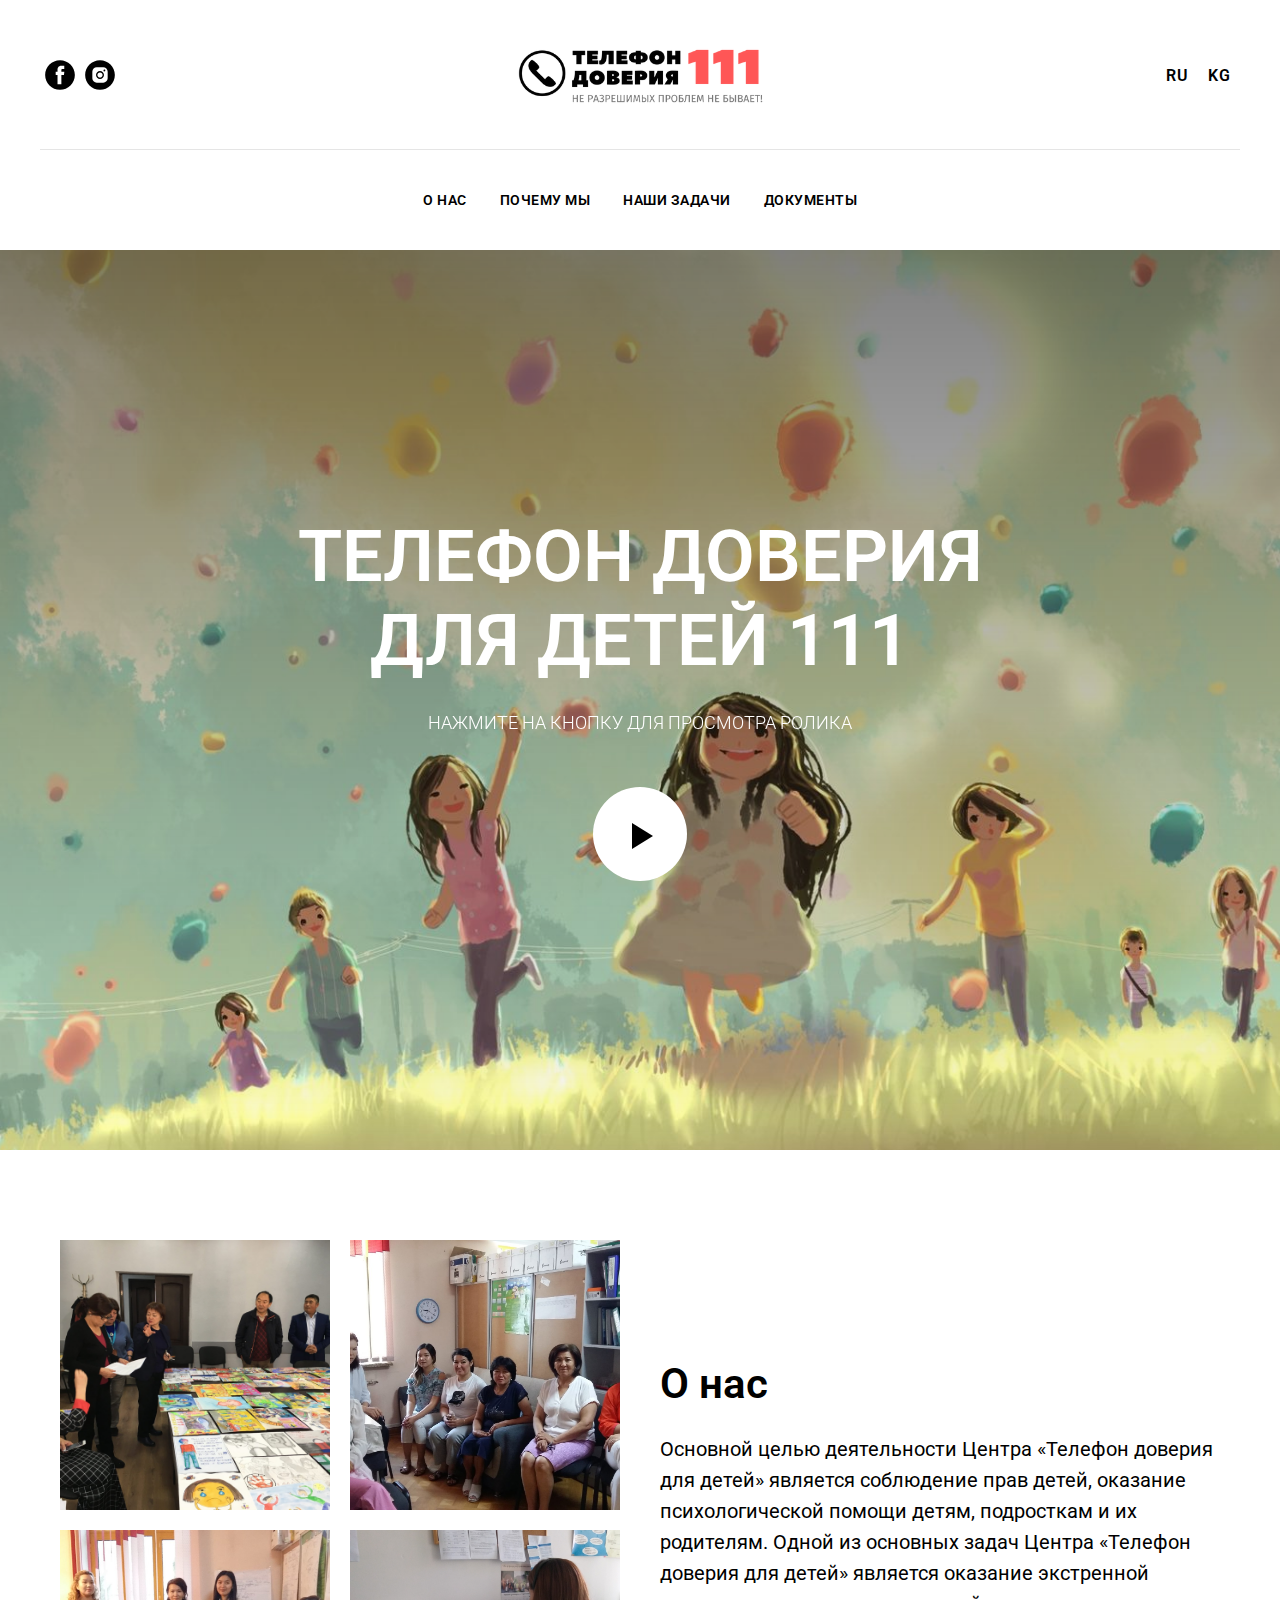
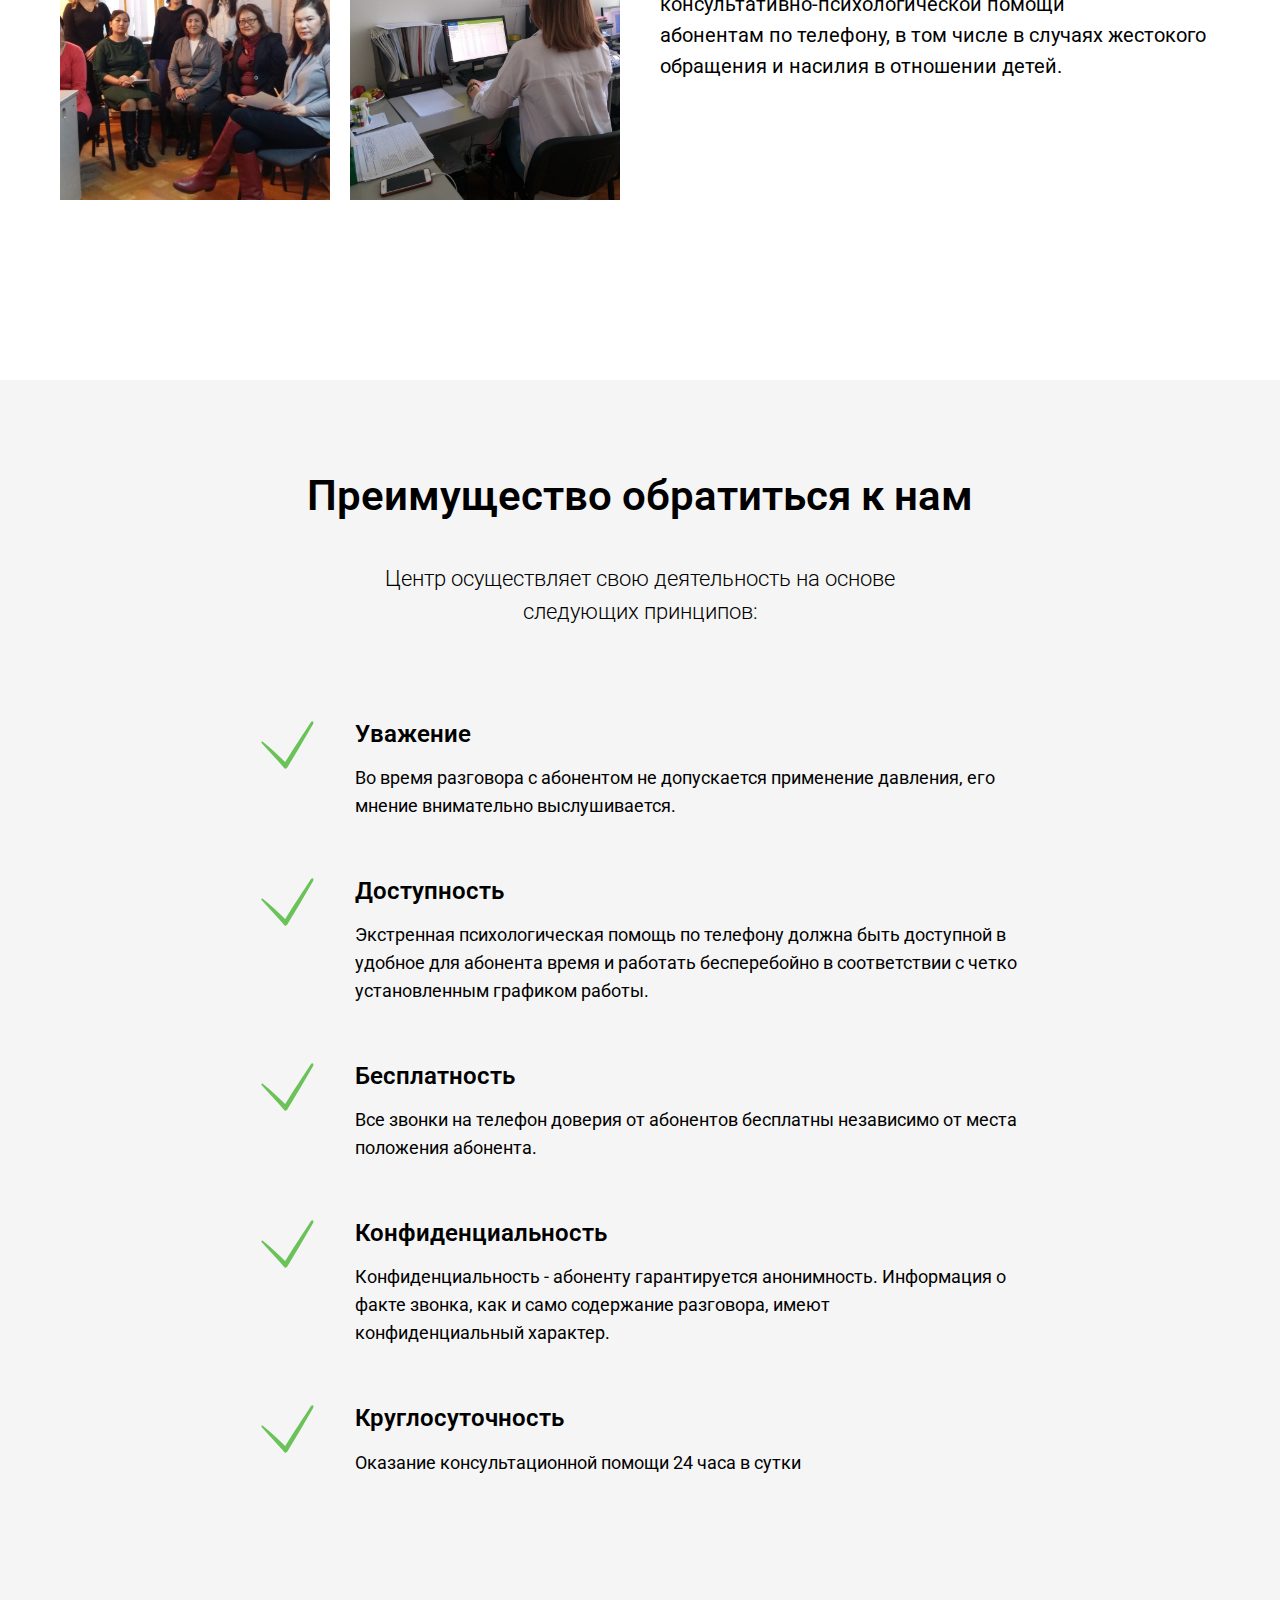
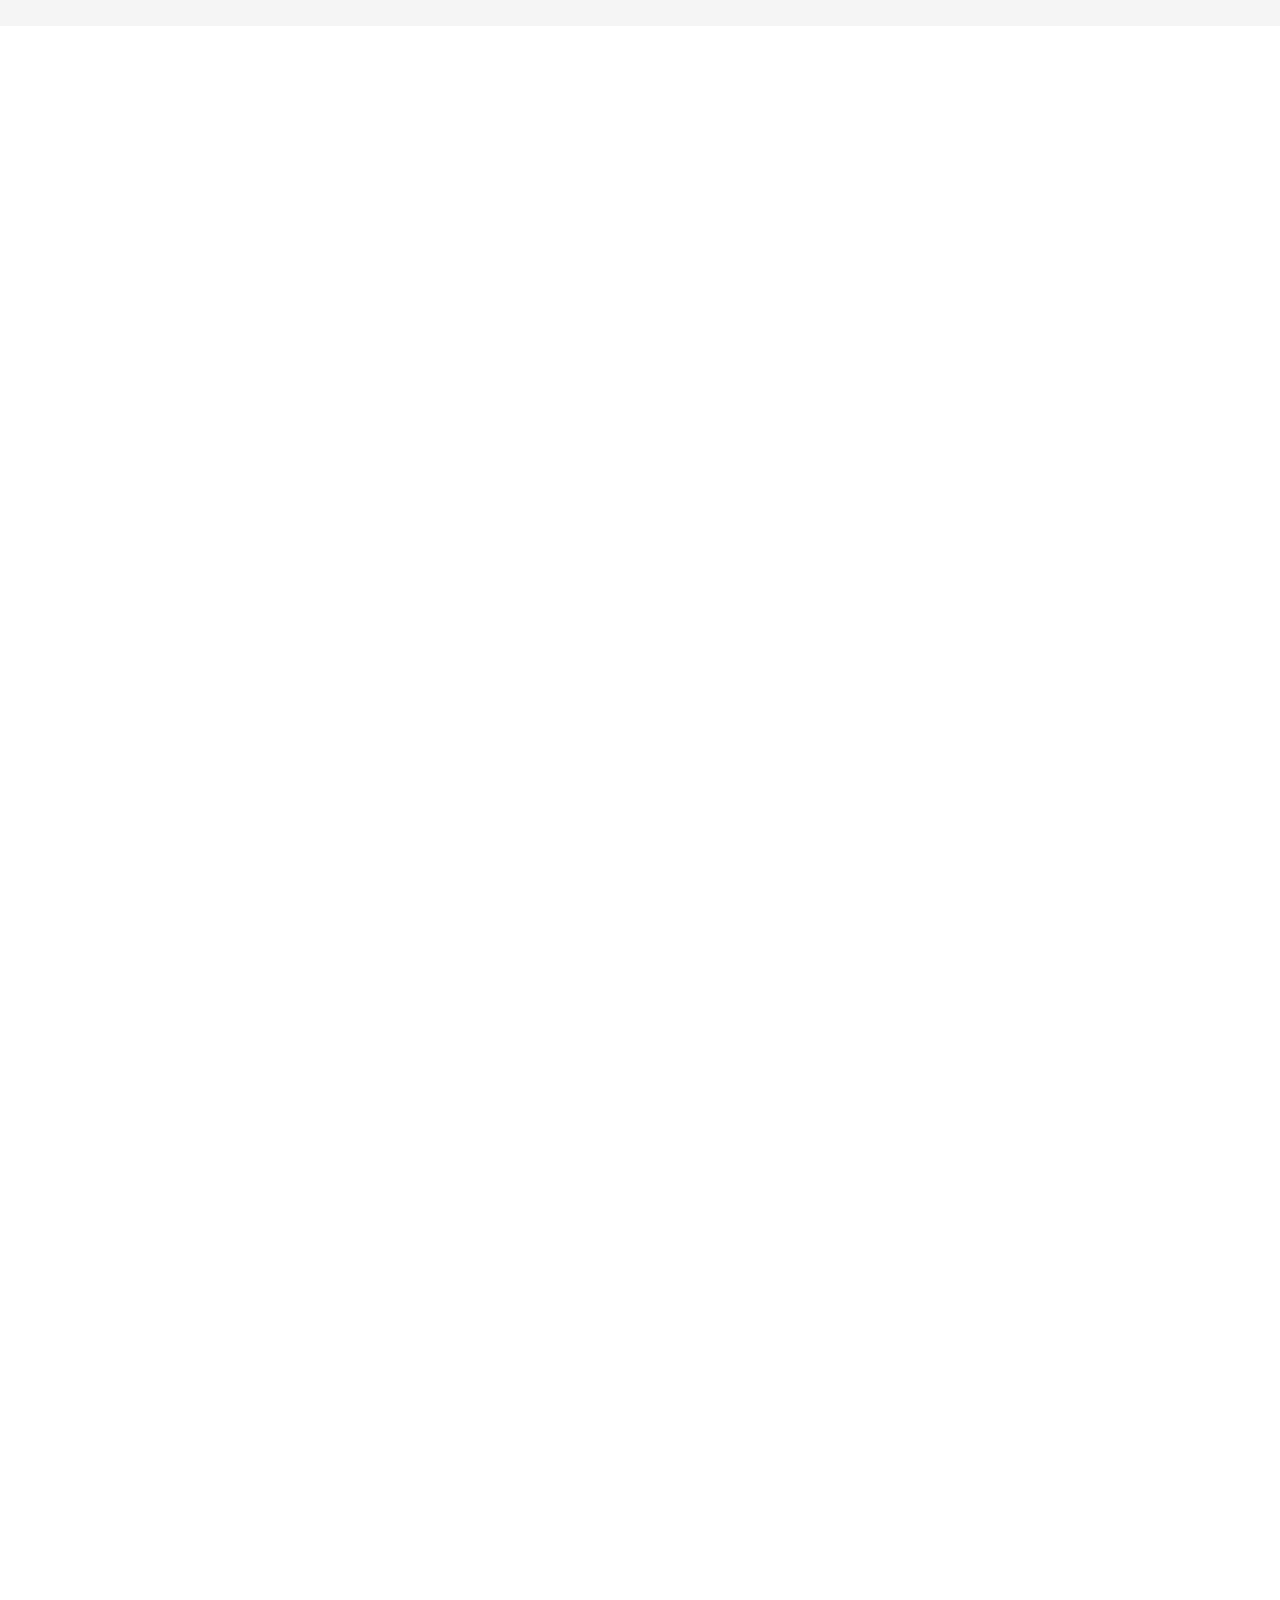
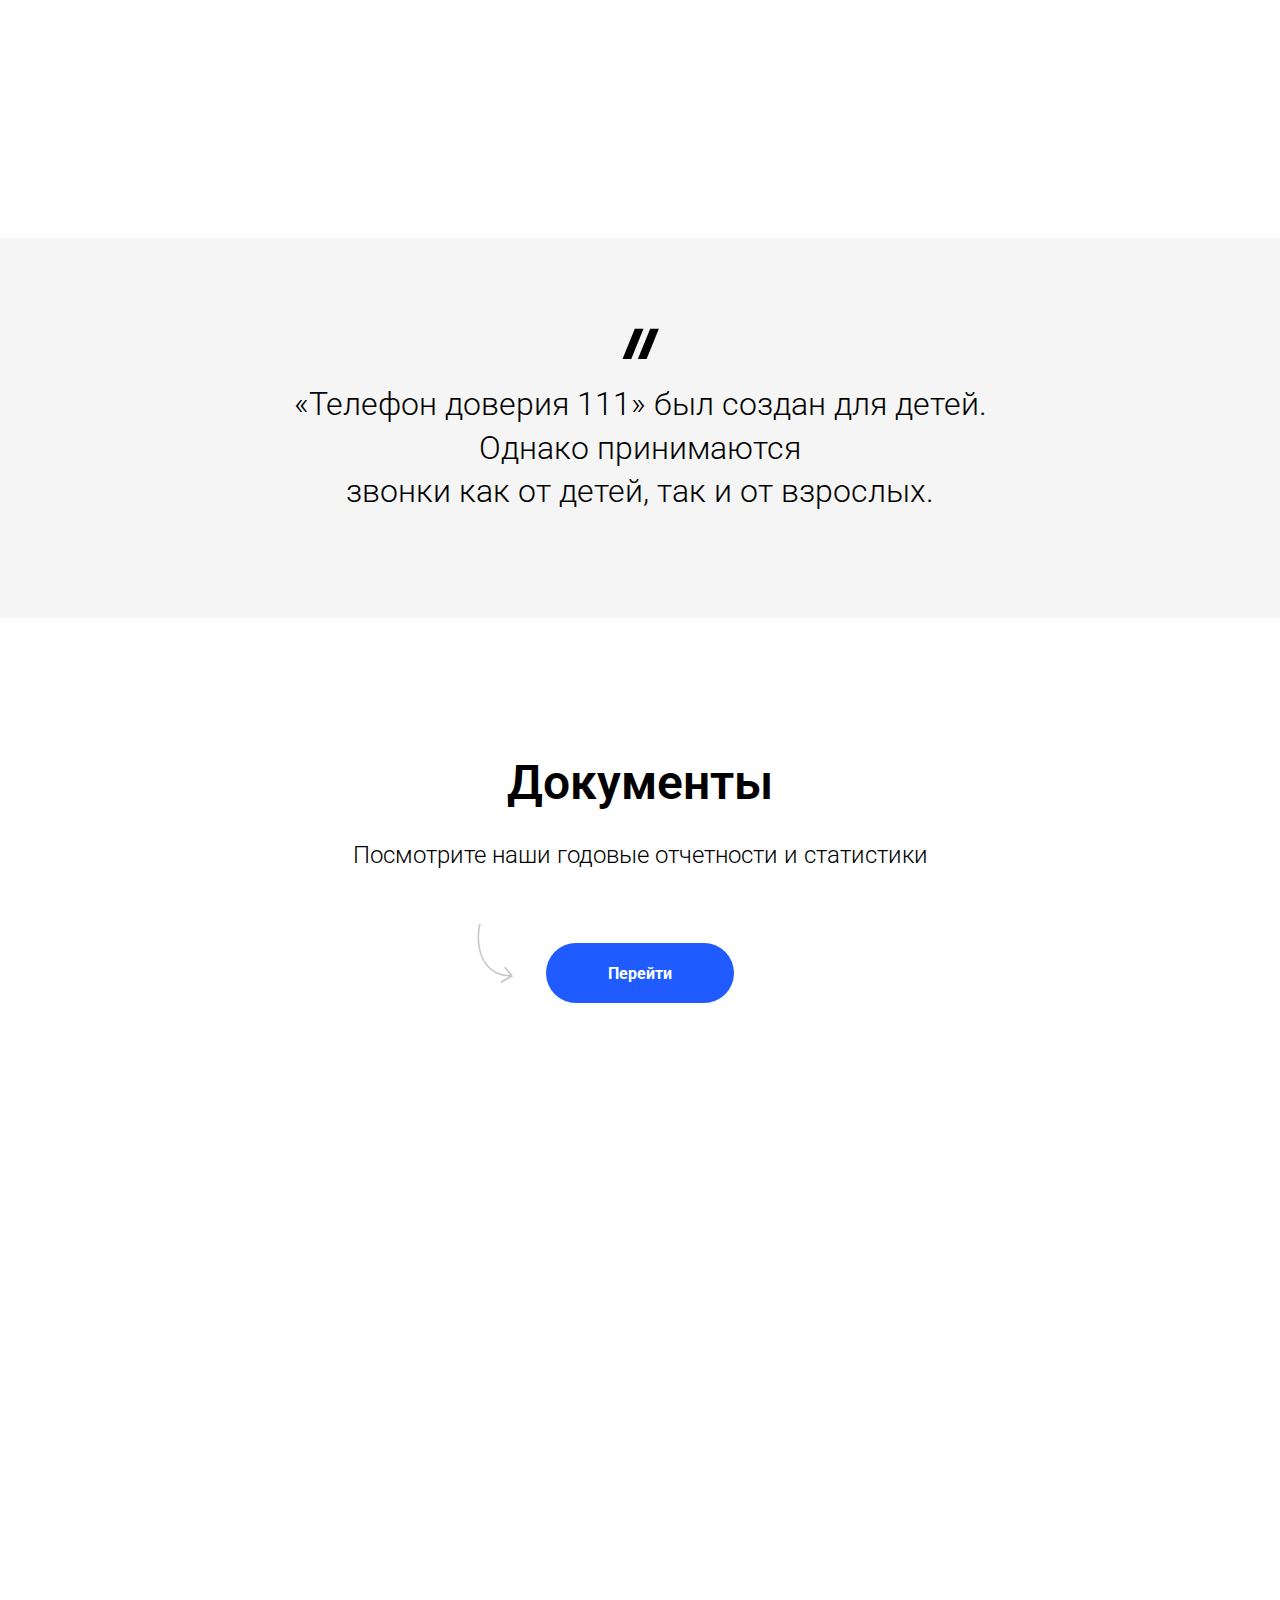
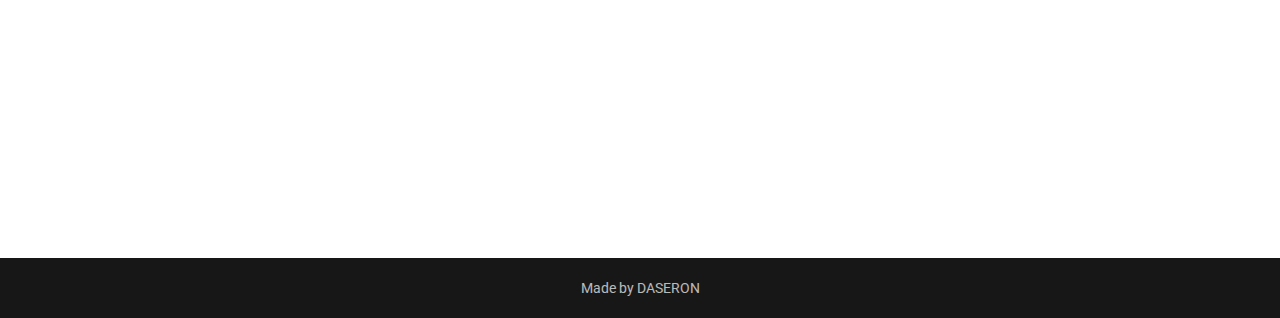
<file: index.html>
<!DOCTYPE html>
<html>

<head>
    <meta charset="utf-8" />
    <meta http-equiv="Content-Type" content="text/html; charset=utf-8" />
    <meta name="viewport" content="width=device-width, initial-scale=1.0" />
    <!--metatextblock-->
    <title>Телефон доверия для детей 111</title>
    <meta name="description" content="Телефон доверия для детей 111" />
    <meta property="og:url" content="http://teldov111.org" />
    <meta property="og:title" content="Телефон доверия для детей 111" />
    <meta property="og:description" content="Телефон доверия для детей 111" />
    <meta property="og:type" content="website" />
    <meta property="og:image" content="images/tild3930-6162-4166-a338-333038383564__-__resize__504x__as2.png" />
    <link rel="canonical" href="http://teldov111.org/">
    <!--/metatextblock-->
    <meta property="fb:app_id" content="257953674358265" />
    <meta name="format-detection" content="telephone=no" />
    <meta http-equiv="x-dns-prefetch-control" content="on">
    <link rel="shortcut icon" href="images/tild3961-3431-4037-a661-376230396433__favicon_1.ico" type="image/x-icon" />
    <!-- Assets -->
    <link rel="stylesheet" href="css/tilda-grid-3.0.min.css" type="text/css" media="all" />
    <link rel="stylesheet" href="css/tilda-blocks-2.12.css?t=1561101012" type="text/css" media="all" />
    <link rel="stylesheet" href="css/tilda-animation-1.0.min.css" type="text/css" media="all" />
    <link rel="stylesheet" href="css/tilda-slds-1.4.min.css" type="text/css" media="all" />
    <link rel="stylesheet" href="css/tilda-zoom-2.0.min.css" type="text/css" media="all" />
    <script src="js/jquery-1.10.2.min.js"></script>
    <script src="js/tilda-scripts-2.8.min.js"></script>
    <script src="js/tilda-blocks-2.7.js?t=1561101012"></script>
    <script src="js/lazyload-1.3.min.js" charset="utf-8"></script>
    <script src="js/tilda-animation-1.0.min.js" charset="utf-8"></script>
    <script src="js/tilda-slds-1.4.min.js" charset="utf-8"></script>
    <script src="js/hammer.min.js" charset="utf-8"></script>
    <script src="js/tilda-zoom-2.0.min.js" charset="utf-8"></script>
    <script src="js/tilda-video-1.0.min.js" charset="utf-8"></script>
    <script type="text/javascript">
        window.dataLayer = window.dataLayer || [];
    </script>
    <script type="text/javascript">
        if((/bot|google|yandex|baidu|bing|msn|duckduckbot|teoma|slurp|crawler|spider|robot|crawling|facebook/i.test(navigator.userAgent))===false && typeof(sessionStorage)!='undefined' && sessionStorage.getItem('visited')!=='y'){	var style=document.createElement('style');	style.type='text/css';	style.innerHTML='@media screen and (min-width: 980px) {.t-records {opacity: 0;}.t-records_animated {-webkit-transition: opacity ease-in-out .2s;-moz-transition: opacity ease-in-out .2s;-o-transition: opacity ease-in-out .2s;transition: opacity ease-in-out .2s;}.t-records.t-records_visible {opacity: 1;}}';	document.getElementsByTagName('head')[0].appendChild(style);	$(document).ready(function() { $('.t-records').addClass('t-records_animated'); setTimeout(function(){ $('.t-records').addClass('t-records_visible'); sessionStorage.setItem('visited','y'); },400);	});
        }
    </script>
</head>

<body class="t-body" style="margin:0;">
<!--allrecords-->
<div id="allrecords" class="t-records" data-hook="blocks-collection-content-node" data-tilda-project-id="1181768" data-tilda-page-id="5731302" data-tilda-page-alias="ru" data-tilda-formskey="3cfdda2e2efaff53ad88718aca08c991">
    <div id="rec106816928" class="r t-rec" style=" " data-animationappear="off" data-record-type="461">
        <!-- T461 -->
        <div id="nav106816928marker"></div>
        <div class="t461__mobile">
            <div class="t461__mobile_container">
                <div class="t461__mobile_text t-name t-name_md" field="text">&nbsp;</div>
                <div class="t461__mobile_burger"> <span></span>  <span></span>  <span></span>  <span></span>
                </div>
            </div>
        </div>
        <div id="nav106816928" class="t461 t461__hidden t461__positionstatic " style="background-color: rgba(255,255,255,1); " data-bgcolor-hex="#ffffff" data-bgcolor-rgba="rgba(255,255,255,1)" data-navmarker="nav106816928marker" data-appearoffset="" data-bgopacity-two="" data-menushadow="" data-bgopacity="1" data-menu-items-align="center" data-menu="yes">
            <div class="t461__maincontainer ">
                <div class="t461__topwrapper" style="height:150px;">
                    <div class="t461__logowrapper">
                        <div class="t461__logowrapper2">
                            <div style="display: block;">
                                <a href="/" style="color:#ffffff;">
                                    <img src="images/tild3930-6162-4166-a338-333038383564__as2.png" class="t461__imglogo t461__imglogomobile" imgfield="img" style="max-width: 250px; width: 250px;" alt="Company">
                                </a>
                            </div>
                        </div>
                    </div>
                    <div class="t461__listwrapper t461__mobilelist">
                        <ul class="t461__list">
                            <li class="t461__list_item"><a class="t-menu__link-item" href="#rec106817401" style="font-weight:600;letter-spacing:0.5px;text-transform:uppercase;" data-menu-item-number="1">О нас</a>
                            </li>
                            <li class="t461__list_item"><a class="t-menu__link-item" href="#rec106825487" style="font-weight:600;letter-spacing:0.5px;text-transform:uppercase;" data-menu-item-number="2">Почему мы</a>
                            </li>
                            <li class="t461__list_item"><a class="t-menu__link-item" href="#rec106826401" style="font-weight:600;letter-spacing:0.5px;text-transform:uppercase;" data-menu-item-number="3">Наши задачи</a>
                            </li>
                            <li class="t461__list_item"><a class="t-menu__link-item" href="#rec107949348" style="font-weight:600;letter-spacing:0.5px;text-transform:uppercase;" data-menu-item-number="4">Документы</a>
                            </li>
                        </ul>
                    </div>
                    <div class="t461__alladditional">
                        <div class="t461__leftwrapper" style=" padding-right:175px;">
                            <div class="t461__additionalwrapper">
                                <div class="t-sociallinks">
                                    <div class="t-sociallinks__wrapper">
                                        <div class="t-sociallinks__item">
                                            <a href="https://google.com" target="_blank">
                                                <svg class="t-sociallinks__svg" version="1.1" id="Layer_1" xmlns="http://www.w3.org/2000/svg" xmlns:xlink="http://www.w3.org/1999/xlink" x="0px" y="0px" width="30px" height="30px" viewBox="0 0 48 48" enable-background="new 0 0 48 48" xml:space="preserve">
														<desc>Facebook</desc>
														<path d="M47.761,24c0,13.121-10.638,23.76-23.758,23.76C10.877,47.76,0.239,37.121,0.239,24c0-13.124,10.638-23.76,23.764-23.76C37.123,0.24,47.761,10.876,47.761,24 M20.033,38.85H26.2V24.01h4.163l0.539-5.242H26.2v-3.083c0-1.156,0.769-1.427,1.308-1.427h3.318V9.168L26.258,9.15c-5.072,0-6.225,3.796-6.225,6.224v3.394H17.1v5.242h2.933V38.85z" />
													</svg>
                                            </a>
                                        </div>
                                        <div class="t-sociallinks__item">
                                            <a href="asdasd" target="_blank">
                                                <svg class="t-sociallinks__svg" version="1.1" id="Layer_1" xmlns="http://www.w3.org/2000/svg" xmlns:xlink="http://www.w3.org/1999/xlink" width="30px" height="30px" viewBox="0 0 30 30" xml:space="preserve">
														<desc>Instagram</desc>
														<path d="M15,11.014 C12.801,11.014 11.015,12.797 11.015,15 C11.015,17.202 12.802,18.987 15,18.987 C17.199,18.987 18.987,17.202 18.987,15 C18.987,12.797 17.199,11.014 15,11.014 L15,11.014 Z M15,17.606 C13.556,17.606 12.393,16.439 12.393,15 C12.393,13.561 13.556,12.394 15,12.394 C16.429,12.394 17.607,13.561 17.607,15 C17.607,16.439 16.444,17.606 15,17.606 L15,17.606 Z"></path>
														<path d="M19.385,9.556 C18.872,9.556 18.465,9.964 18.465,10.477 C18.465,10.989 18.872,11.396 19.385,11.396 C19.898,11.396 20.306,10.989 20.306,10.477 C20.306,9.964 19.897,9.556 19.385,9.556 L19.385,9.556 Z"></path>
														<path d="M15.002,0.15 C6.798,0.15 0.149,6.797 0.149,15 C0.149,23.201 6.798,29.85 15.002,29.85 C23.201,29.85 29.852,23.202 29.852,15 C29.852,6.797 23.201,0.15 15.002,0.15 L15.002,0.15 Z M22.666,18.265 C22.666,20.688 20.687,22.666 18.25,22.666 L11.75,22.666 C9.312,22.666 7.333,20.687 7.333,18.28 L7.333,11.734 C7.333,9.312 9.311,7.334 11.75,7.334 L18.25,7.334 C20.688,7.334 22.666,9.312 22.666,11.734 L22.666,18.265 L22.666,18.265 Z"></path>
													</svg>
                                            </a>
                                        </div>
                                    </div>
                                </div>
                            </div>
                        </div>
                        <div class="t461__rightwrapper" style=" padding-left:175px;">
                            <div class="t461__additionalwrapper">
                                <div class="t461__additional_langs t461__additionalitem">
                                    <div class="t461__additional_buttons_wrap">
                                        <div class="t461__additional_langs_lang"><a style="font-weight:600;letter-spacing:0.5px;text-transform:uppercase;" href="index.html">Ru</a>
                                        </div>
                                        <div class="t461__additional_langs_lang"><a style="font-weight:600;letter-spacing:0.5px;text-transform:uppercase;" href="kg.html">Kg</a>
                                        </div>
                                    </div>
                                </div>
                            </div>
                        </div>
                    </div>
                </div>
                <div class="t461__middlelinewrapper">
                    <div class="t461__linewrapper">
                        <hr class="t461__horizontalline" style=" background-color:#000000; opacity:0.1;">
                    </div>
                </div>
                <div class="t461__bottomwrapper t461__menualign_center" style=" height:100px;">
                    <div class="t461__listwrapper t461__desktoplist">
                        <ul class="t461__list">
                            <li class="t461__list_item"><a class="t-menu__link-item" href="#rec106817401" style="font-weight:600;letter-spacing:0.5px;text-transform:uppercase;" data-menu-item-number="1">О нас</a>
                            </li>
                            <li class="t461__list_item"><a class="t-menu__link-item" href="#rec106825487" style="font-weight:600;letter-spacing:0.5px;text-transform:uppercase;" data-menu-item-number="2">Почему мы</a>
                            </li>
                            <li class="t461__list_item"><a class="t-menu__link-item" href="#rec106826401" style="font-weight:600;letter-spacing:0.5px;text-transform:uppercase;" data-menu-item-number="3">Наши задачи</a>
                            </li>
                            <li class="t461__list_item"><a class="t-menu__link-item" href="#rec107949348" style="font-weight:600;letter-spacing:0.5px;text-transform:uppercase;" data-menu-item-number="4">Документы</a>
                            </li>
                        </ul>
                    </div>
                </div>
            </div>
        </div>
        <style>
            @media screen and (max-width: 980px) { #rec106816928 .t461__leftcontainer{ padding: 20px; }
            }
            @media screen and (max-width: 980px) { #rec106816928 .t461__imglogo{ padding: 20px 0; }
            }
        </style>
        <script type="text/javascript">
            $(document).ready(function() { t461_highlight(); });
            $(window).resize(function() { t461_setBg('106816928');
            });
            $(document).ready(function() { t461_setBg('106816928');
            });
        </script>
        <script type="text/javascript">
            $(document).ready(function() { t461_createMobileMenu('106816928'); });
        </script>
        <!--[if IE 8]><style>#rec106816928 .t461 { filter: progid:DXImageTransform.Microsoft.gradient(startColorStr='#D9ffffff', endColorstr='#D9ffffff');
    }</style><![endif]-->
    </div>
    <div id="rec106815106" class="r t-rec" style=" " data-animationappear="off" data-record-type="286">
        <!-- t266 -->
        <!-- cover -->
        <div class="t-cover" id="recorddiv106815106" bgimgfield="img" style="height:100vh; background-image:url('images/tild3963-3135-4531-a139-373836656635__-__resize__20x__deti_pryzhok_beg_tra.jpg');">
            <div class="t-cover__carrier" id="coverCarry106815106" data-content-cover-id="106815106" data-content-cover-bg="images/tild3963-3135-4531-a139-373836656635__deti_pryzhok_beg_tra.jpg" data-content-cover-height="100vh" data-content-cover-parallax="" style="height:100vh;background-attachment:scroll; background-position:center top;"></div>
            <div class="t-cover__filter" style="height:100vh;background-image: -moz-linear-gradient(top, rgba(0,0,0,0.50), rgba(0,0,0,0.0));background-image: -webkit-linear-gradient(top, rgba(0,0,0,0.50), rgba(0,0,0,0.0));background-image: -o-linear-gradient(top, rgba(0,0,0,0.50), rgba(0,0,0,0.0));background-image: -ms-linear-gradient(top, rgba(0,0,0,0.50), rgba(0,0,0,0.0));background-image: linear-gradient(top, rgba(0,0,0,0.50), rgba(0,0,0,0.0));filter: progid:DXImageTransform.Microsoft.gradient(startColorStr='#7f000000', endColorstr='#fe000000');"></div>
            <div class="t-container t266__container">
                <div class="t-width t-width_8 t266__mainblock">
                    <div class="t266 t-align_center">
                        <div class="t-cover__wrapper t-valign_middle" style="height:100vh;">
                            <div class="t266__wrapper" data-hook-content="covercontent">
                                <div class="t266__title t-title t-title_xl" style="padding-bottom:10px;" field="title">ТЕЛЕФОН ДОВЕРИЯ ДЛЯ ДЕТЕЙ 111</div>
                                <div class="t266__descr t-descr t-descr_sm" style="padding-bottom:10px;opacity:1;" field="descr">НАЖМИТЕ НА КНОПКУ ДЛЯ ПРОСМОТРА РОЛИКА</div>
                                <a class="t266__play-link" href="javascript:t266showvideo('106815106');">
                                    <div class="t266__play-icon">
                                        <div class="t266__play-icon-body" style="border-color: transparent transparent transparent #000000"></div>
                                        <div class="t266__play-bg" style="background-color:#fff; opacity:1;"></div>
                                    </div>
                                </a>
                            </div>
                        </div>
                    </div>
                </div>
            </div>
            <div class="t266__video-container t266__hidden" data-content-popup-video-url-youtube="gjy6GiaJesc">
                <div class="t266__video-carier"></div>
                <a class="t266__video-bg" href="javascript:t266hidevideo('106815106');" style="background:#000000; opacity:0.80;"></a>
            </div>
        </div>
        <script type="text/javascript">
            $(document).ready(function(){ $("#rec106815106").attr('data-animationappear','off'); $("#rec106815106").css('opacity','1');
            });
        </script>
    </div>
    <div id="rec106817401" class="r t-rec t-rec_pt_90 t-rec_pb_180" style="padding-top:90px;padding-bottom:180px;background-color:#ffffff; " data-record-type="486" data-bg-color="#ffffff">
        <!-- T486 -->
        <div class="t486">
            <div class="t-container">
                <div class="t486__top t-col t-col_6 ">
                    <div class="t486__imgcontainer">
                        <div class="t486__row">
                            <div class="t486__imgwrapper">
                                <div class="t486__blockimg t-bgimg" bgimgfield="img" data-original="images/tild3839-3731-4932-a562-336438616535__img_7222.jpg" style="background-image:url('images/tild3839-3731-4932-a562-336438616535__-__resizeb__20x__IMG_7222.JPG');"></div>
                                <div class="t486__separator"></div>
                            </div>
                            <div class="t486__imgwrapper">
                                <div class="t486__blockimg t-bgimg" bgimgfield="img2" data-original="images/tild3564-3039-4036-b738-333137393938__20180705_091913.jpg" style="background-image:url('images/tild3564-3039-4036-b738-333137393938__-__resizeb__20x__20180705_091913.jpg');"></div>
                                <div class="t486__separator"></div>
                            </div>
                        </div>
                        <div class="t486__row t486__row_last">
                            <div class="t486__imgwrapper">
                                <div class="t486__blockimg t-bgimg" bgimgfield="img3" data-original="images/tild6564-3165-4433-b837-386464343766__20181210_092541.jpg" style="background-image:url('images/tild6564-3165-4433-b837-386464343766__-__resizeb__20x__20181210_092541.jpg');"></div>
                                <div class="t486__separator"></div>
                            </div>
                            <div class="t486__imgwrapper">
                                <div class="t486__blockimg t-bgimg" bgimgfield="img4" data-original="images/tild6430-3437-4336-b466-643066663431__noroot.png" style="background-image:url('images/tild6430-3437-4336-b466-643066663431__-__resizeb__20x__noroot.png');"></div>
                                <div class="t486__separator"></div>
                            </div>
                        </div>
                    </div>
                </div>
                <div class="t-col t-col_6 ">
                    <div class="t486__textwrapper t-align_left">
                        <div class="t486__content t-valign_middle">
                            <div class="t486__box">
                                <div class="t486__title t-title t-title_xs " field="title" style="color:#000000;">О нас</div>
                                <div class="t486__descr t-descr t-descr_md " field="descr" style="color:#000000;"><span style="font-weight: 400;">Основной целью деятельности Центра «Телефон доверия для детей» является соблюдение прав детей, оказание психологической помощи детям, подросткам и их родителям. Одной из основных задач Центра «Телефон доверия для детей» является оказание экстренной консультативно-психологической помощи <br /> абонентам по телефону, в том числе в случаях жестокого обращения и насилия в отношении детей. </span>
                                    <br />
                                </div>
                            </div>
                        </div>
                    </div>
                </div>
            </div>
        </div>
        <script type="text/javascript">
            $(window).resize(function() { t486_setHeight('106817401'); }); $(document).ready(function() { t486_setHeight('106817401'); }); $('.t486').bind('displayChanged',function(){ t486_setHeight('106817401'); });
        </script>
    </div>
    <div id="rec106825487" class="r t-rec t-rec_pt_90 t-rec_pb_150" style="padding-top:90px;padding-bottom:150px;background-color:#f5f5f5; " data-record-type="508" data-bg-color="#f5f5f5">
        <!-- t508 -->
        <div class="t508">
            <div class="t-section__container t-container">
                <div class="t-col t-col_12">
                    <div class="t-section__topwrapper t-align_center">
                        <div class="t-section__title t-title t-title_xs" field="btitle">Преимущество обратиться к нам</div>
                        <div class="t-section__descr t-descr t-descr_xl t-margin_auto" field="bdescr">
                            <div style="font-size:22px;" data-customstyle="yes">Центр осуществляет свою деятельность на основе следующих принципов:</div>
                        </div>
                    </div>
                </div>
            </div>
            <div class="t-container">
                <div class="t-col t-col_8 t-prefix_2 t-item">
                    <div class="t-cell t-valign_top">
                        <svg class="t508__checkmark" style="width:55px; height:55px;" fill="#6ac259" xmlns="http://www.w3.org/2000/svg" viewBox="0 0 31.8 31.8">
                            <path d="M.9 14.5C5.2 19.4 9.8 24 14.1 29c.4.5 1.3.3 1.6-.2 5.1-8.4 10.1-16.8 15-25.4.7-1.2-.5-2.1-1.3-.9C19.3 18 19 18.4 13.9 26.7c.5-.1 1.1-.1 1.6-.2-4.4-4.8-8.9-8.6-13.9-12.8-.4-.4-1.1.3-.7.8z" />
                        </svg>
                    </div>
                    <div class="t508__textwrapper t-cell t-valign_top" style="">
                        <div class="t-name t-name_md t508__bottommargin" style="" field="li_title__1476889049104">
                            <div style="font-size:24px;" data-customstyle="yes">Уважение</div>
                        </div>
                        <div class="t-descr t-descr_sm" style="" field="li_descr__1476889049104"><span style="font-weight: 400;">Во время разговора с абонентом не допускается применение давления, его мнение внимательно выслушивается.</span>
                        </div>
                    </div>
                </div>
                <div class="t-clear t508__separator" style=""></div>
                <div class="t-col t-col_8 t-prefix_2 t-item">
                    <div class="t-cell t-valign_top">
                        <svg class="t508__checkmark" style="width:55px; height:55px;" fill="#6ac259" xmlns="http://www.w3.org/2000/svg" viewBox="0 0 31.8 31.8">
                            <path d="M.9 14.5C5.2 19.4 9.8 24 14.1 29c.4.5 1.3.3 1.6-.2 5.1-8.4 10.1-16.8 15-25.4.7-1.2-.5-2.1-1.3-.9C19.3 18 19 18.4 13.9 26.7c.5-.1 1.1-.1 1.6-.2-4.4-4.8-8.9-8.6-13.9-12.8-.4-.4-1.1.3-.7.8z" />
                        </svg>
                    </div>
                    <div class="t508__textwrapper t-cell t-valign_top" style="">
                        <div class="t-name t-name_md t508__bottommargin" style="" field="li_title__1476889075209">
                            <div style="font-size:24px;" data-customstyle="yes">Доступность</div>
                        </div>
                        <div class="t-descr t-descr_sm" style="" field="li_descr__1476889075209"><span style="font-weight: 400;">Экстренная психологическая помощь по телефону должна быть доступной в удобное для абонента время и работать бесперебойно в соответствии с четко установленным графиком работы.</span>
                        </div>
                    </div>
                </div>
                <div class="t-clear t508__separator" style=""></div>
                <div class="t-col t-col_8 t-prefix_2 t-item">
                    <div class="t-cell t-valign_top">
                        <svg class="t508__checkmark" style="width:55px; height:55px;" fill="#6ac259" xmlns="http://www.w3.org/2000/svg" viewBox="0 0 31.8 31.8">
                            <path d="M.9 14.5C5.2 19.4 9.8 24 14.1 29c.4.5 1.3.3 1.6-.2 5.1-8.4 10.1-16.8 15-25.4.7-1.2-.5-2.1-1.3-.9C19.3 18 19 18.4 13.9 26.7c.5-.1 1.1-.1 1.6-.2-4.4-4.8-8.9-8.6-13.9-12.8-.4-.4-1.1.3-.7.8z" />
                        </svg>
                    </div>
                    <div class="t508__textwrapper t-cell t-valign_top" style="">
                        <div class="t-name t-name_md t508__bottommargin" style="" field="li_title__1476889079427">
                            <div style="font-size:24px;" data-customstyle="yes">Бесплатность</div>
                        </div>
                        <div class="t-descr t-descr_sm" style="" field="li_descr__1476889079427"><span style="font-weight: 400;">Все звонки на телефон доверия от абонентов бесплатны независимо от места положения абонента.</span>
                        </div>
                    </div>
                </div>
                <div class="t-clear t508__separator" style=""></div>
                <div class="t-col t-col_8 t-prefix_2 t-item">
                    <div class="t-cell t-valign_top">
                        <svg class="t508__checkmark" style="width:55px; height:55px;" fill="#6ac259" xmlns="http://www.w3.org/2000/svg" viewBox="0 0 31.8 31.8">
                            <path d="M.9 14.5C5.2 19.4 9.8 24 14.1 29c.4.5 1.3.3 1.6-.2 5.1-8.4 10.1-16.8 15-25.4.7-1.2-.5-2.1-1.3-.9C19.3 18 19 18.4 13.9 26.7c.5-.1 1.1-.1 1.6-.2-4.4-4.8-8.9-8.6-13.9-12.8-.4-.4-1.1.3-.7.8z" />
                        </svg>
                    </div>
                    <div class="t508__textwrapper t-cell t-valign_top" style="">
                        <div class="t-name t-name_md t508__bottommargin" style="" field="li_title__1476889085397">
                            <div style="font-size:24px;" data-customstyle="yes">Конфиденциальность</div>
                        </div>
                        <div class="t-descr t-descr_sm" style="" field="li_descr__1476889085397"><span style="font-weight: 400;">Конфиденциальность - абоненту гарантируется анонимность. Информация о факте звонка, как и само содержание разговора, имеют<br />конфиденциальный характер.</span>
                        </div>
                    </div>
                </div>
                <div class="t-clear t508__separator" style=""></div>
                <div class="t-col t-col_8 t-prefix_2 t-item">
                    <div class="t-cell t-valign_top">
                        <svg class="t508__checkmark" style="width:55px; height:55px;" fill="#6ac259" xmlns="http://www.w3.org/2000/svg" viewBox="0 0 31.8 31.8">
                            <path d="M.9 14.5C5.2 19.4 9.8 24 14.1 29c.4.5 1.3.3 1.6-.2 5.1-8.4 10.1-16.8 15-25.4.7-1.2-.5-2.1-1.3-.9C19.3 18 19 18.4 13.9 26.7c.5-.1 1.1-.1 1.6-.2-4.4-4.8-8.9-8.6-13.9-12.8-.4-.4-1.1.3-.7.8z" />
                        </svg>
                    </div>
                    <div class="t508__textwrapper t-cell t-valign_top" style="">
                        <div class="t-name t-name_md t508__bottommargin" style="" field="li_title__1559318125407">
                            <div style="font-size:24px;" data-customstyle="yes">Круглосуточность</div>
                        </div>
                        <div class="t-descr t-descr_sm" style="" field="li_descr__1559318125407"><span style="font-weight: 400;">Оказание консультационной помощи 24 часа в сутки</span>
                        </div>
                    </div>
                </div>
            </div>
        </div>
    </div>
    <div id="rec107956725" class="r t-rec t-rec_pt_75 t-rec_pb_75" style="padding-top:0px;padding-bottom:0px; " data-record-type="3">
        <!-- T107 -->
        <div class="t107">
            <div class="t-align_center" itemscope itemtype="http://schema.org/ImageObject">
                <meta itemprop="image" content="images/tild6131-6563-4961-b463-613034396434__jpg2.jpg">
                <img src="images/tild6131-6563-4961-b463-613034396434__-__empty__jpg2.jpg" data-original="images/tild6131-6563-4961-b463-613034396434__jpg2.jpg" class="t107__width t-width t-width_100 t-img" imgfield="img" />
            </div>
        </div>
    </div>
    <div id="rec106826401" class="r t-rec t-rec_pt_150 t-rec_pb_150" style="padding-top:150px;padding-bottom:150px; " data-record-type="510">
        <!-- t510 -->
        <div class="t510">
            <div class="t-section__container t-container">
                <div class="t-col t-col_12">
                    <div class="t-section__topwrapper t-align_center">
                        <div class="t-section__title t-title t-title_xs" field="btitle">Наши задачи</div>
                        <div class="t-section__descr t-descr t-descr_xl t-margin_auto" field="bdescr">
                            <div style="font-size:22px;text-align:center;" data-customstyle="yes">Основной целью деятельности Центра является соблюдение прав детей,
                                <br />оказание психологической помощи детям, подросткам и их родителям.
                                <br />
                            </div>
                        </div>
                    </div>
                </div>
            </div>
            <div class="t-container">
                <div class="t-col t-col_8 t-prefix_2 t-item">
                    <div class="t-cell t-valign_top">
                        <div class="t510__circle t-heading t-valign_top" style=" color:#6ac259;; border: 2px solid #6ac259; ">1</div>
                    </div>
                    <div class="t510__textwrapper t-cell t-valign_top" style="">
                        <div class="t-descr t-descr_sm" style="" field="li_descr__1476966581869"><span style="font-weight: 400;">Оказание экстренной консультативно-психологической помощи <br /> абонентам по телефону, в том числе в случаях жестокого обращения и <br /> насилия в отношении детей; </span>
                            <br />
                        </div>
                    </div>
                </div>
                <div class="t-clear t510__separator" style=""></div>
                <div class="t-col t-col_8 t-prefix_2 t-item">
                    <div class="t-cell t-valign_top">
                        <div class="t510__circle t-heading t-valign_top" style=" color:#6ac259;; border: 2px solid #6ac259; ">2</div>
                    </div>
                    <div class="t510__textwrapper t-cell t-valign_top" style="">
                        <div class="t-descr t-descr_sm" style="" field="li_descr__1476966593578"><span style="font-weight: 400;">Психологическое консультирование несовершеннолетних (абонентов), <br /> снижение психологического дискомфорта, уровня агрессии у <br /> несовершеннолетних, включая аутоагрессию (причинение себе психического <br /> или физического вреда) и суицид.</span>
                            <br />
                        </div>
                    </div>
                </div>
                <div class="t-clear t510__separator" style=""></div>
                <div class="t-col t-col_8 t-prefix_2 t-item">
                    <div class="t-cell t-valign_top">
                        <div class="t510__circle t-heading t-valign_top" style=" color:#6ac259;; border: 2px solid #6ac259; ">3</div>
                    </div>
                    <div class="t510__textwrapper t-cell t-valign_top" style="">
                        <div class="t-descr t-descr_sm" style="" field="li_descr__1476966597622"><span style="font-weight: 400;">Организация для абонентов социально-психологической помощи и <br /> информирование их о социальных службах, работающих на данной <br /> территории, информационное консультирование абонентов с целью <br /> установления их связи с другими социальными службами и специалистами <br /> (врачами психиатрами, врачами психиатрами-наркологами, врачами <br /> психотерапевтами, юристами, социальными работниками и др.); <br /> - профилактика девиантного поведения несовершеннолетних. </span>
                            <br />
                        </div>
                    </div>
                </div>
            </div>
        </div>
    </div>
    <div id="rec106847408" class="r t-rec t-rec_pt_90 t-rec_pb_105" style="padding-top:90px;padding-bottom:105px;background-color:#f5f5f5; " data-record-type="295" data-bg-color="#f5f5f5">
        <!-- t267 -->
        <div class="t267">
            <div class="t-container">
                <div class="t-col t-col_8 t-prefix_2">
                    <div class="t267__wrapper">
                        <div class="t267__icon">
                            <svg width="37px" height="31px" viewBox="0 0 37 31">
                                <g stroke="none" stroke-width="1" fill="none" fill-rule="evenodd">
                                    <g transform="translate(-701.000000, -4615.000000)" fill="#000000">
                                        <g transform="translate(701.000000, 4615.000000)">
                                            <path d="M9.2342197,31 L0.520616382,31 L12.8070131,0.73046875 L21.5206164,0.73046875 L9.2342197,31 Z"></path>
                                            <path d="M24.5963811,31 L15.8827778,31 L28.1691745,0.73046875 L36.8827778,0.73046875 L24.5963811,31 Z"></path>
                                        </g>
                                    </g>
                                </g>
                            </svg>
                        </div>
                        <div class="t267__text t-text-impact t-text-impact_sm" style="" field="text">«Телефон доверия 111» был создан для детей. Однако принимаются
                            <br />звонки как от детей, так и от взрослых.
                            <br />
                        </div>
                    </div>
                </div>
            </div>
        </div>
    </div>
    <div id="rec107949348" class="r t-rec t-rec_pt_135 t-rec_pb_135" style="padding-top:135px;padding-bottom:135px;background-color:#ffffff; " data-record-type="580" data-bg-color="#ffffff">
        <!-- T580 -->
        <div class="t580">
            <div class="t-container">
                <div class="t-col t-col_10 t-prefix_1 t-align_center">
                    <div class="t580__title t-title t-title_sm t-margin_auto" style="color:#000000;" field="title">Документы</div>
                    <div class="t580__descr t-descr t-descr_xl t-margin_auto" style="color:#000000;max-width:600px;" field="descr">Посмотрите наши годовые отчетности и статистики</div>
                    <div class="t580__buttons">
                        <div class="t580__buttons-wrapper t-margin_auto">
                            <svg class="t580__arrow-icon_mobile" style="fill:#c9c9c9;" xmlns="http://www.w3.org/2000/svg" viewBox="0 0 35 70">
                                <path d="M30.6 47.5c-.6-.5-1.6-.4-2.1.2L19 59.6V5.5c0-.8-.7-1.5-1.5-1.5S16 4.7 16 5.5v54.1L6.5 47.7c-.6-.6-1.5-.7-2.1-.2-.7.5-.8 1.5-.3 2.1l12.2 15.2c.3.4.7.6 1.2.6s.9-.2 1.2-.6l12.2-15.2c.5-.6.4-1.6-.3-2.1z" />
                            </svg>
                            <svg class="t580__arrow-icon " style="fill:#c9c9c9; " xmlns="http://www.w3.org/2000/svg" viewBox="0 0 80 180">
                                <path d="M54.1 108c-.5 0-.9-.2-1.2-.6-.5-.7-.3-1.6.4-2.1 1.5-1 9.5-5.5 14.6-8.3-17.4-.5-31.3-7.3-41.3-20C9.9 55.7 9.5 24.2 14.2 3.7c.2-.8 1-1.3 1.8-1.1.8.2 1.3 1 1.1 1.8-4.6 19.9-4.2 50.3 11.8 70.8 9.5 12.2 23 18.6 39.9 18.9h.3l-3.2-4c-1.4-1.7-2.7-3.3-4.1-5.1-.7-.9-1.5-1.9-2.3-2.9-.5-.6-.4-1.6.2-2.1.6-.5 1.6-.4 2.1.2 0 0 0 .1.1.1l6.4 7.9c.5.6.9 1.1 1.4 1.7 1.5 1.8 3.1 3.6 4.3 5.5 0 .1.1.1.1.2.1.2.1.3.2.5v.3c0 .2 0 .3-.1.5 0 .1-.1.1-.1.2-.1.2-.2.3-.3.4-.1.1-.2.1-.3.2 0 0-.1 0-.2.1-.9.4-16 8.6-18.2 10.1-.4 0-.7.1-1 .1z" />
                            </svg>
                            <a href="https://drive.google.com/drive/folders/1ivS8xJ4JwamI_FA-8J58h_DM3ccMvvs1?usp=sharing" target="" class="t580__btn t-btn " style="color:#ffffff;background-color:#1f5bff;border-radius:100px; -moz-border-radius:100px; -webkit-border-radius:100px;">
                                <table style="width:100%; height:100%;">
                                    <tr>
                                        <td>Перейти</td>
                                    </tr>
                                </table>
                            </a>
                        </div>
                    </div>
                </div>
            </div>
        </div>
        <style>
            #rec107949348 .t-btn[data-btneffects-first],
            #rec107949348 .t-btn[data-btneffects-second],
            #rec107949348 .t-submit[data-btneffects-first],
            #rec107949348 .t-submit[data-btneffects-second] {	position: relative; overflow: hidden; -webkit-transform: translate3d(0,0,0); transform: translate3d(0,0,0);
            }
        </style>
        <script type="text/javascript">
            $(document).ready(function() {
            });
        </script>
    </div>
    <div id="rec107046217" class="r t-rec t-rec_pt_90 t-rec_pb_90" style="padding-top:0px;padding-bottom:0px; " data-record-type="4">
        <!-- T121 -->
        <div class="t121">
            <center>
                <div class="t-video-lazyload t-width t-width_100" style="height:540px; " data-videolazy-type="youtube" data-videolazy-id="cgxBifzo4_g" data-blocklazy-id="107046217" data-videolazy-load="false" data-videolazy-height="540px"></div>
            </center>
        </div>
        <script type="text/javascript">
            $(document).ready(function(){ t121_setHeight("107046217"); }); $(window).load(function(){ t121_setHeight("107046217"); }); $(window).bind('scroll', t_throttle(function() { t121_setHeight("107046217"); }, 200)); $(window).resize(function(){ t121_setHeight("107046217"); }); $('.t121').bind('displayChanged',function(){ t121_setHeight("107046217"); });
        </script>
    </div>
    <div id="rec107957605" class="r t-rec" style=" " data-animationappear="off" data-record-type="217">
        <div class="t190" style="position:fixed; z-index:100000; bottom:30px; right:30px; min-height:30px;">
            <a href="javascript:t190_scrollToTop();">
                <svg version="1.1" id="Layer_1" xmlns="http://www.w3.org/2000/svg" xmlns:xlink="http://www.w3.org/1999/xlink" x="0px" y="0px" width="50px" height="50px" viewBox="0 0 48 48" enable-background="new 0 0 48 48" xml:space="preserve">
						<g>
							<path style="fill:#64bd44;" d="M24,3.125c11.511,0,20.875,9.364,20.875,20.875S35.511,44.875,24,44.875S3.125,35.511,3.125,24S12.489,3.125,24,3.125 M24,0.125C10.814,0.125,0.125,10.814,0.125,24S10.814,47.875,24,47.875S47.875,37.186,47.875,24S37.186,0.125,24,0.125L24,0.125z" />
						</g>
						<path style="fill:#64bd44;" d="M25.5,36.033c0,0.828-0.671,1.5-1.5,1.5s-1.5-0.672-1.5-1.5V16.87l-7.028,7.061c-0.293,0.294-0.678,0.442-1.063,0.442 c-0.383,0-0.766-0.146-1.058-0.437c-0.587-0.584-0.589-1.534-0.005-2.121l9.591-9.637c0.281-0.283,0.664-0.442,1.063-0.442 c0,0,0.001,0,0.001,0c0.399,0,0.783,0.16,1.063,0.443l9.562,9.637c0.584,0.588,0.58,1.538-0.008,2.122 c-0.589,0.583-1.538,0.58-2.121-0.008l-6.994-7.049L25.5,36.033z" />
					</svg>
            </a>
        </div>
        <script type="text/javascript">
            $(document).ready(function(){ $('.t190').css("display","none"); $(window).bind('scroll', t_throttle(function(){ if ($(window).scrollTop() > $(window).height()) { if($('.t190').css('display')=="none"){$('.t190').css("display","block");} }else{ if($('.t190').css('display')=="block"){$('.t190').css("display","none");} } }, 200)); });
        </script>
    </div>

    <div id="rec108017079" class="r t-rec t-rec_pt_60 t-rec_pb_75" style="padding-top:0px;padding-bottom:0px;background-color:#171717; " data-animationappear="off" data-record-type="457" data-bg-color="#171717">
        <!-- T457 -->
        <div class="t457">
            <div class="t-container">
                <div class="t-col t-col_12" style="height: 60px; display: flex; justify-content: center; align-items: center">
                    <div class="t457__copyright" field="text" style="padding-top:0px;padding-bottom:0px;color: #ffffff;">Made by DASERON</div>
                </div>
            </div>
        </div>
    </div>

</div>
<!--/allrecords-->
<script type="text/javascript">
    if (! window.mainTracker) { window.mainTracker = 'tilda'; }	(function (d, w, k, o, g) { var n=d.getElementsByTagName(o)[0],s=d.createElement(o),f=function(){n.parentNode.insertBefore(s,n);}; s.type = "text/javascript"; s.async = true; s.key = k; s.id = "tildastatscript"; s.src=g; if (w.opera=="[object Opera]") {d.addEventListener("DOMContentLoaded", f, false);} else { f(); } })(document, window, '206e737cb44d83b2a5e603cda546788a','script','https://stat.tildacdn.com/js/tildastat-0.2.min.js');
</script>
</body>

</html>
</file>
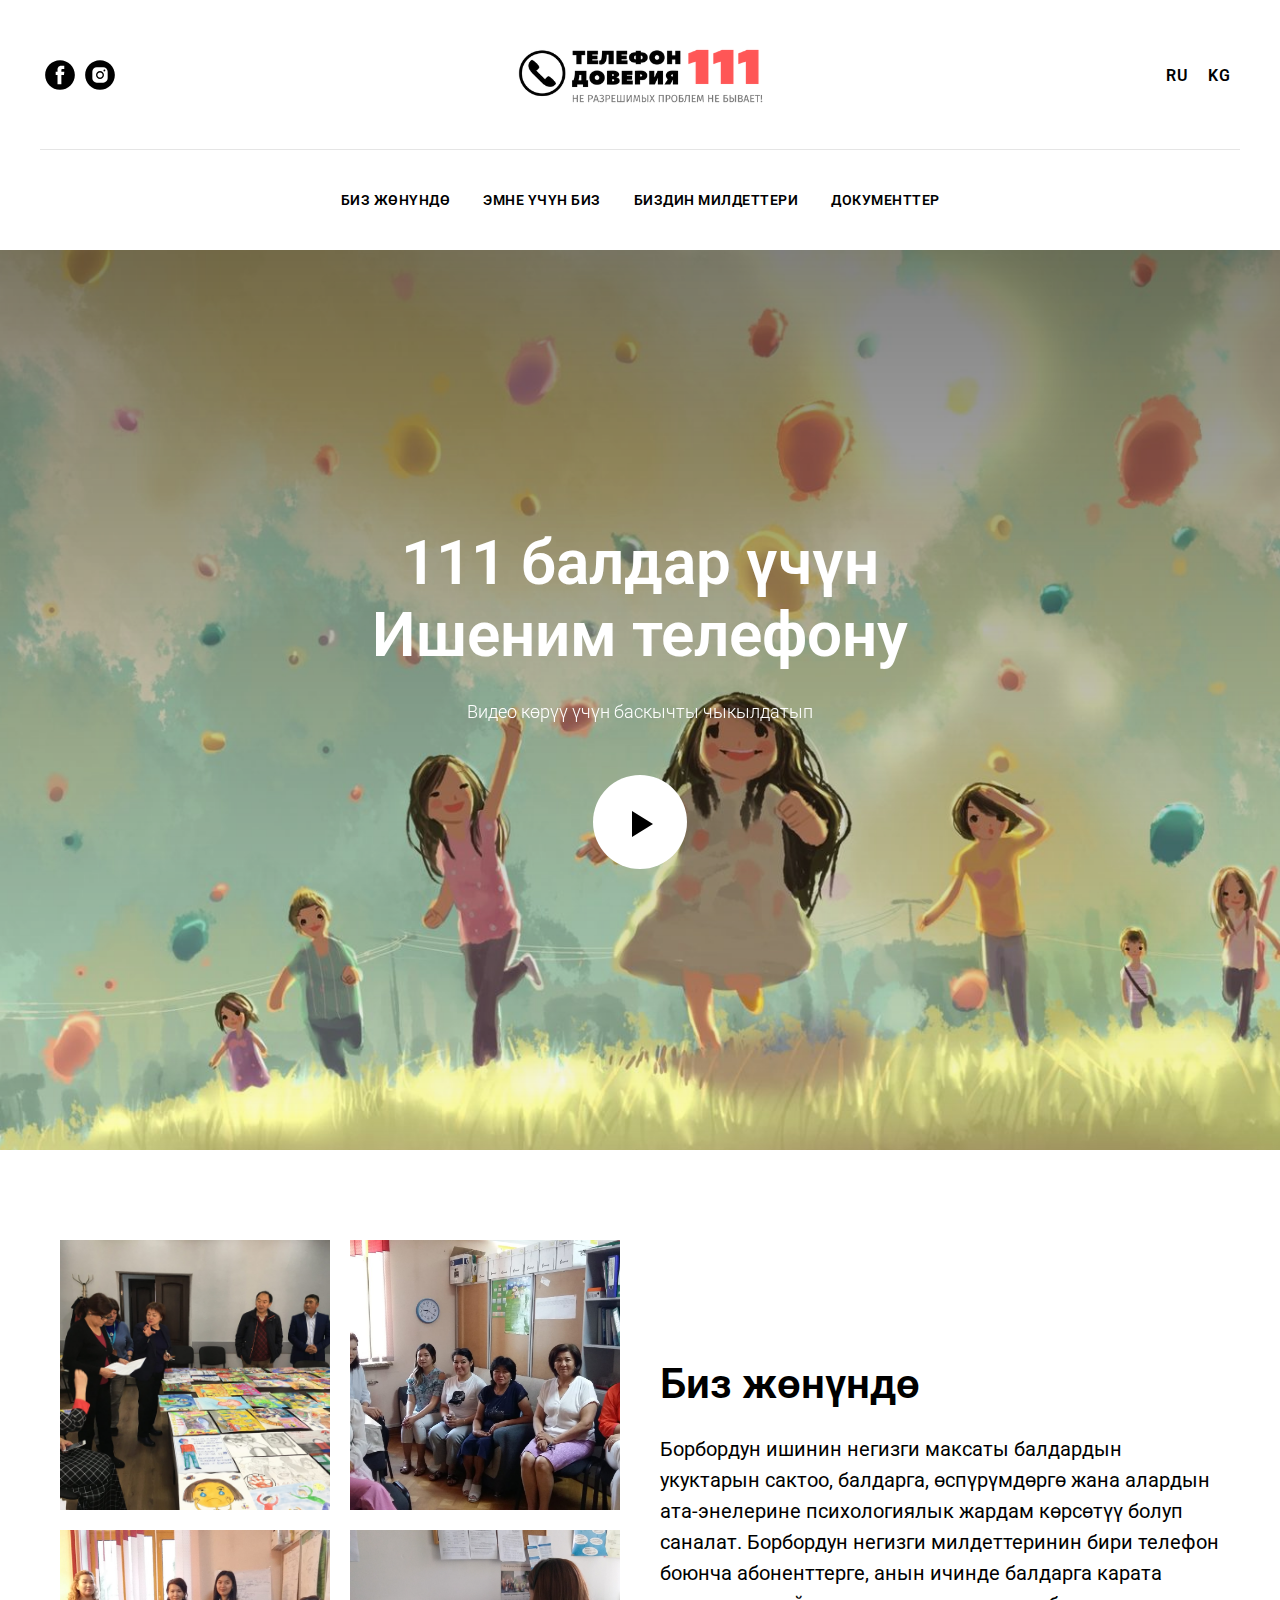
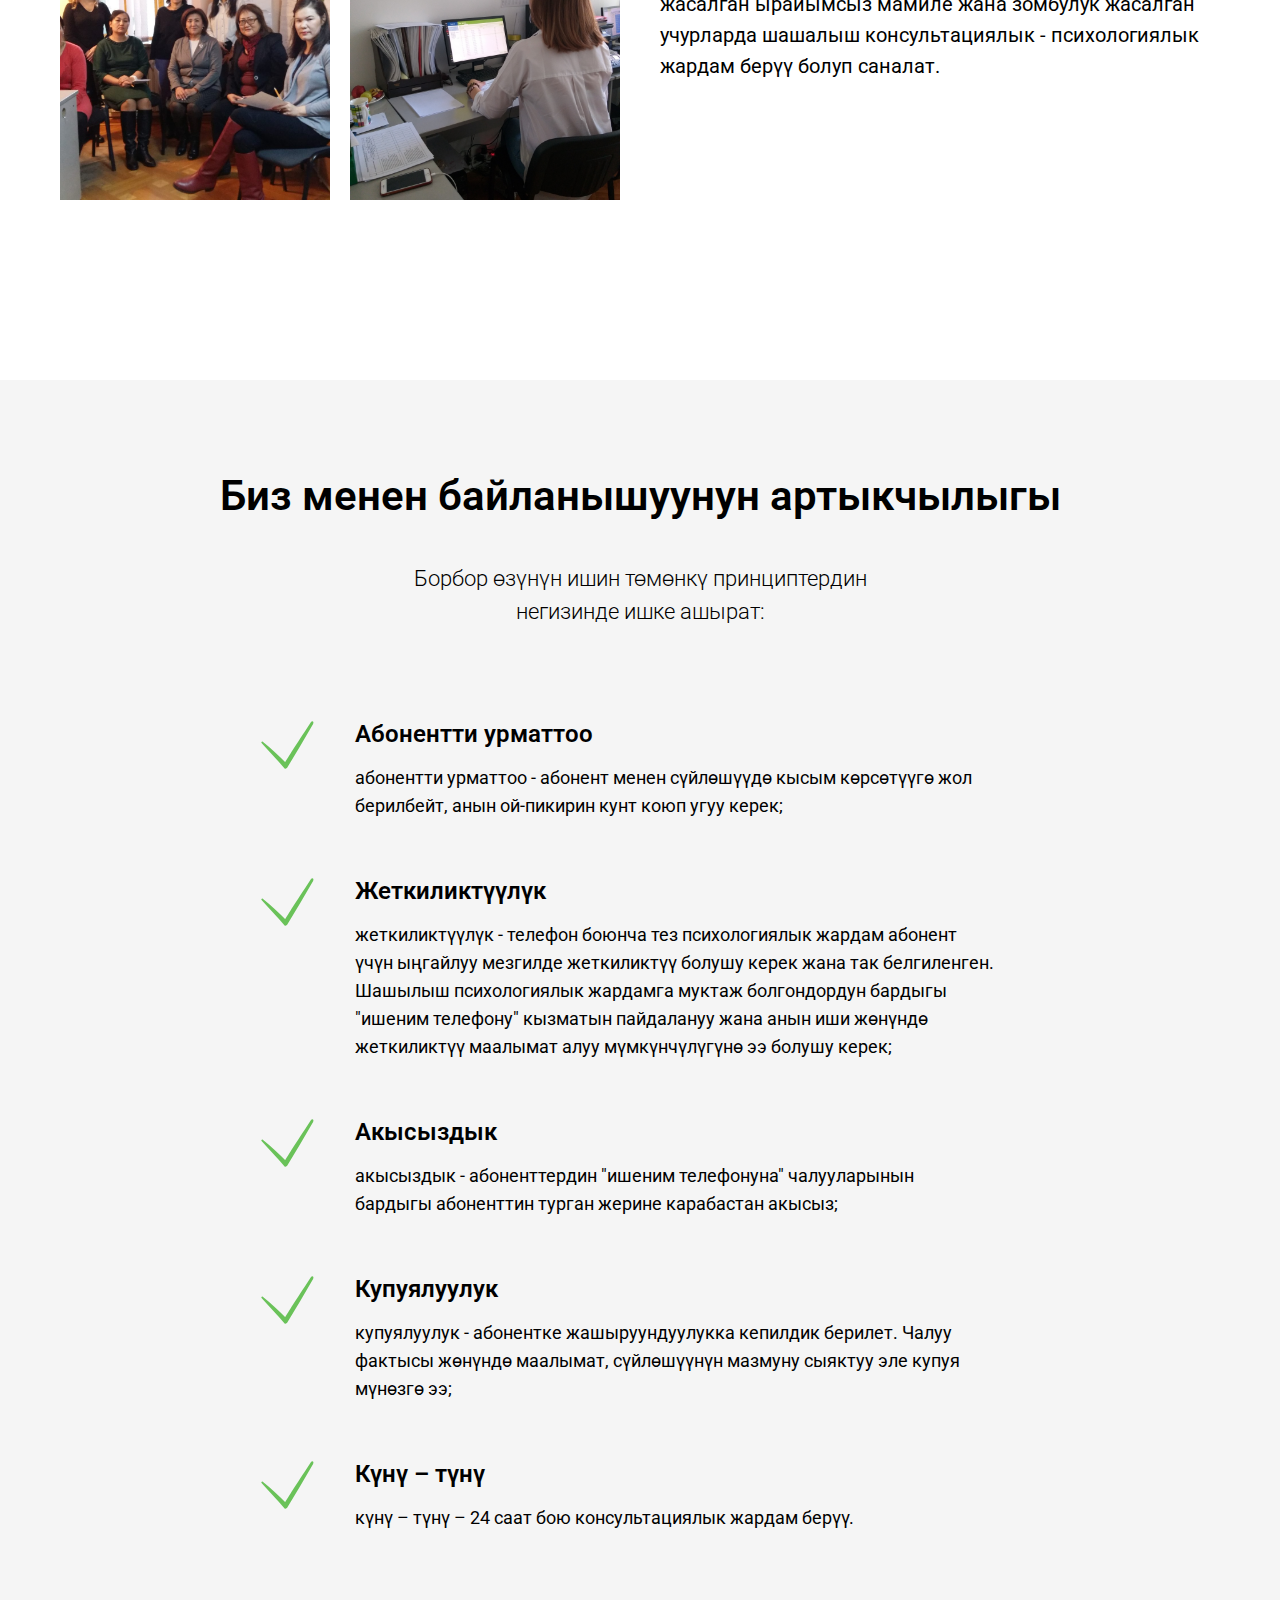
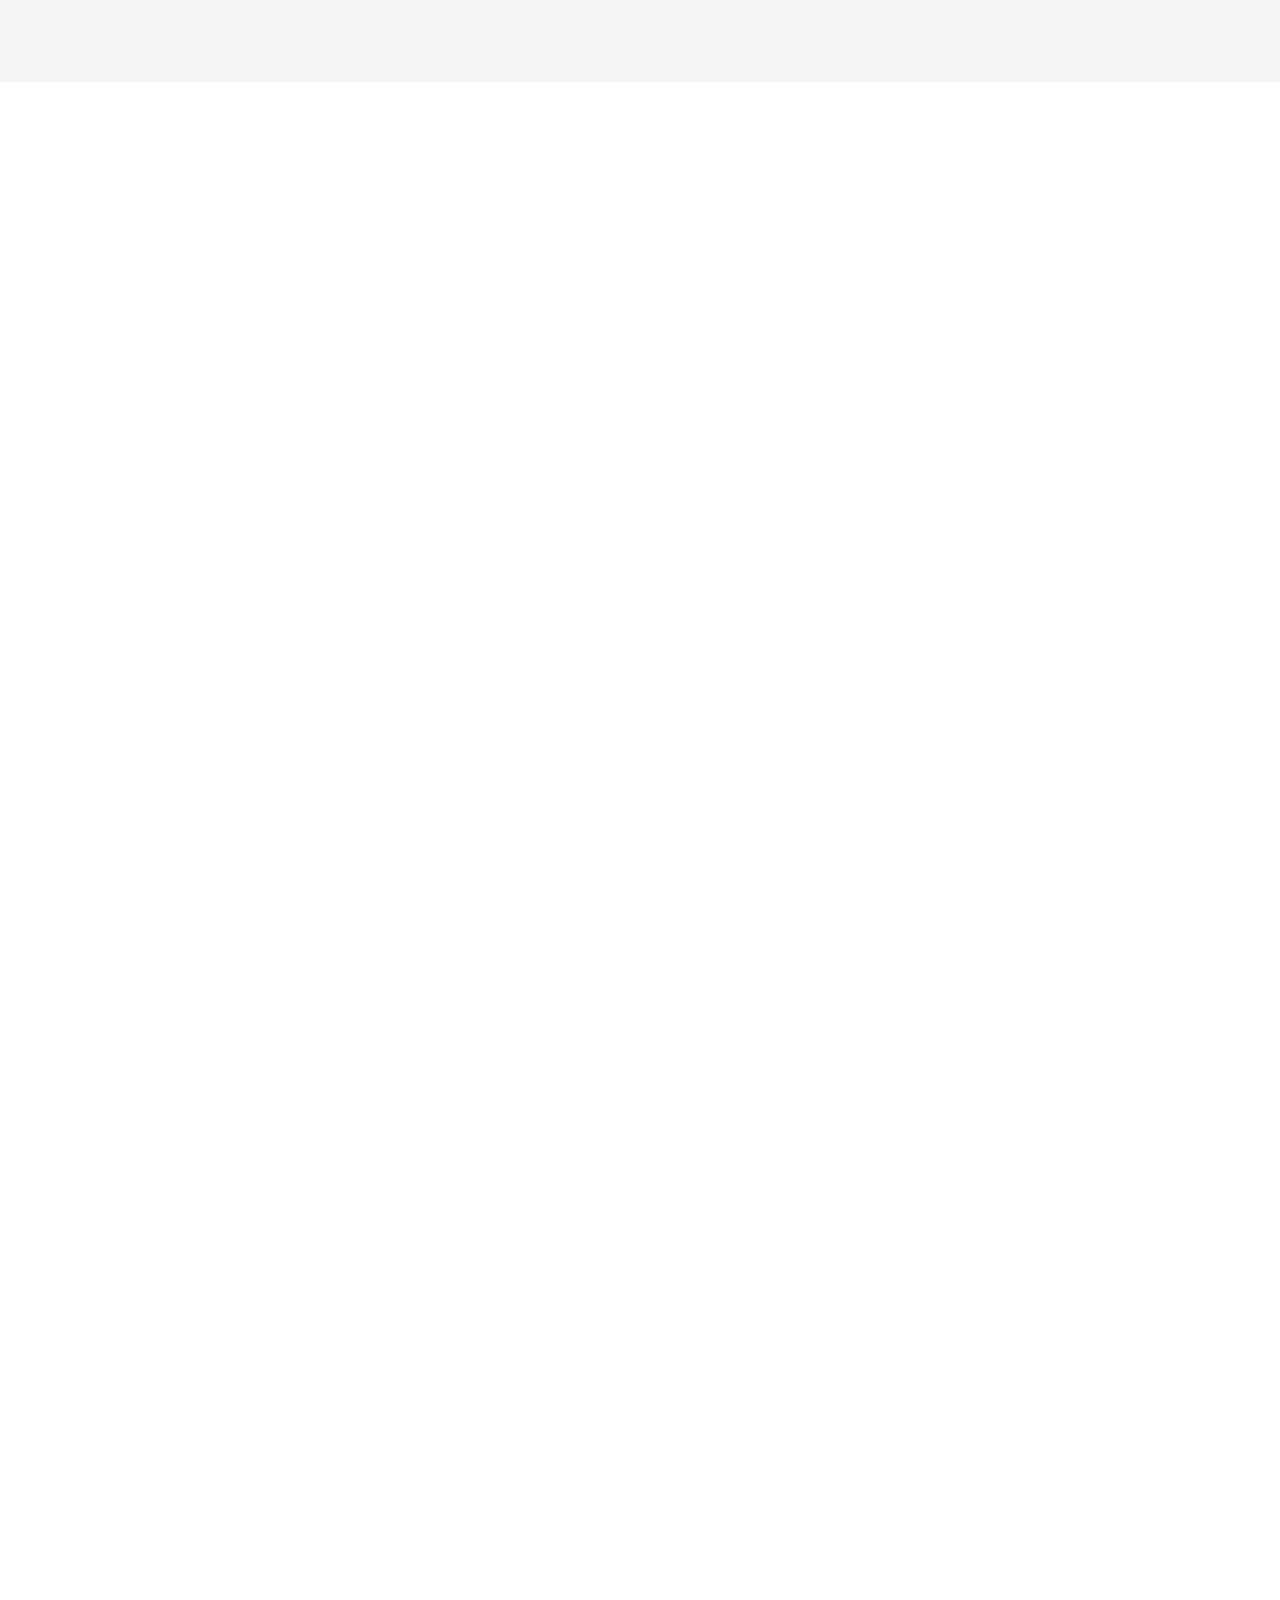
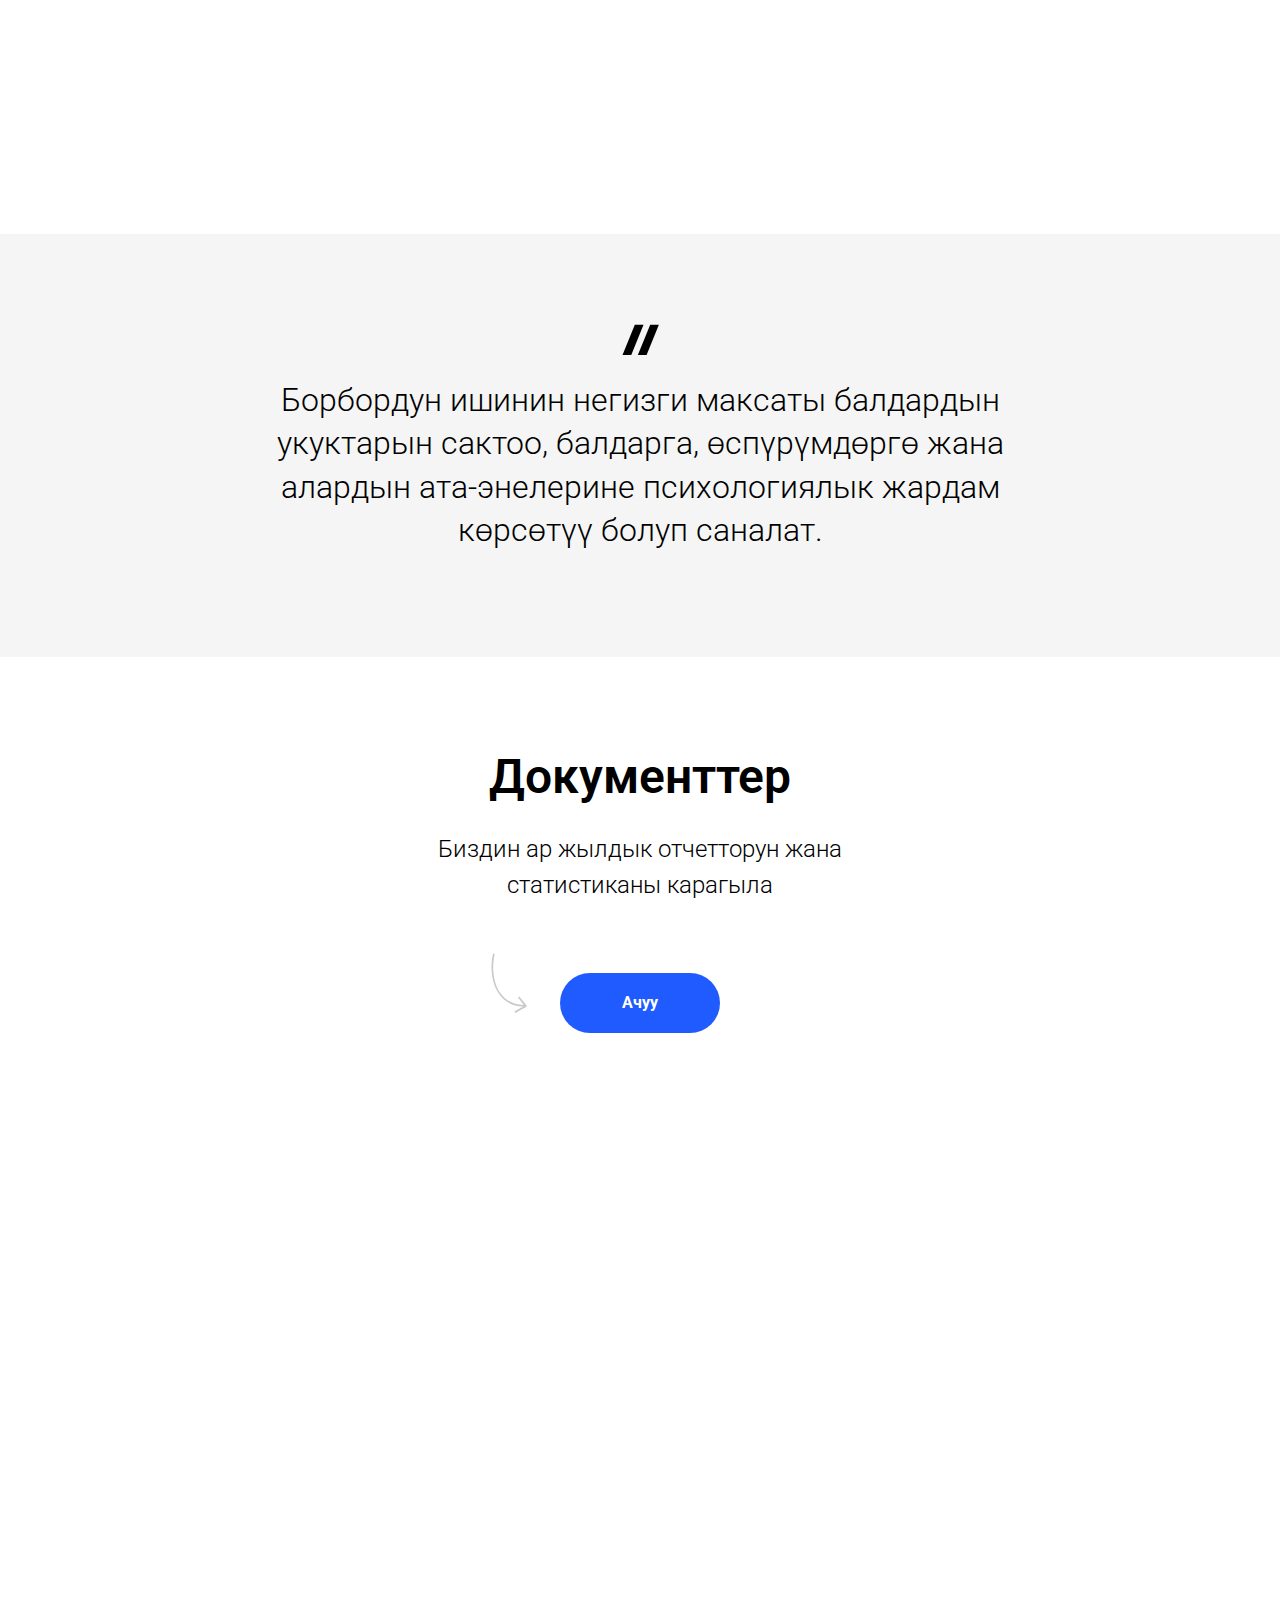
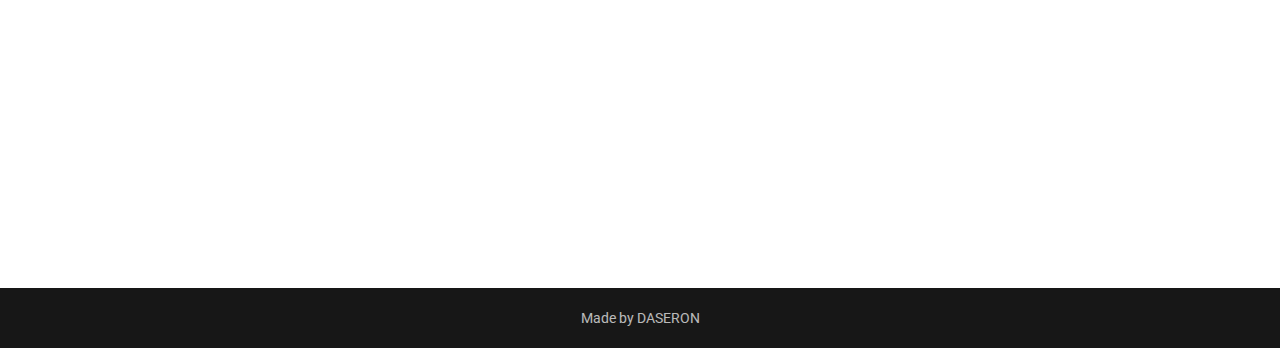
<file: kg.html>
<!DOCTYPE html>
<html>

<head>
    <meta charset="utf-8" />
    <meta http-equiv="Content-Type" content="text/html; charset=utf-8" />
    <meta name="viewport" content="width=device-width, initial-scale=1.0" />
    <!--metatextblock-->
    <title>Телефон доверия для детей 111</title>
    <meta name="description" content="Телефон доверия для детей 111" />
    <meta property="og:url" content="http://teldov111.org/kg" />
    <meta property="og:title" content="Телефон доверия для детей 111" />
    <meta property="og:description" content="Телефон доверия для детей 111" />
    <meta property="og:type" content="website" />
    <meta property="og:image" content="images/tild6131-3566-4535-a432-346165356363__-__resize__504x__as2.png" />
    <link rel="canonical" href="http://teldov111.org/kg">
    <!--/metatextblock-->
    <meta property="fb:app_id" content="257953674358265" />
    <meta name="format-detection" content="telephone=no" />
    <meta http-equiv="x-dns-prefetch-control" content="on">
    <link rel="shortcut icon" href="images/tild3961-3431-4037-a661-376230396433__favicon_1.ico" type="image/x-icon" />
    <!-- Assets -->
    <link rel="stylesheet" href="css/tilda-grid-3.0.min.css" type="text/css" media="all" />
    <link rel="stylesheet" href="css/tilda-blocks-2.12.css?t=1561101000" type="text/css" media="all" />
    <link rel="stylesheet" href="css/tilda-animation-1.0.min.css" type="text/css" media="all" />
    <link rel="stylesheet" href="css/tilda-slds-1.4.min.css" type="text/css" media="all" />
    <link rel="stylesheet" href="css/tilda-zoom-2.0.min.css" type="text/css" media="all" />
    <script src="js/jquery-1.10.2.min.js"></script>
    <script src="js/tilda-scripts-2.8.min.js"></script>
    <script src="js/tilda-blocks-2.7.js?t=1561101000"></script>
    <script src="js/lazyload-1.3.min.js" charset="utf-8"></script>
    <script src="js/tilda-animation-1.0.min.js" charset="utf-8"></script>
    <script src="js/tilda-slds-1.4.min.js" charset="utf-8"></script>
    <script src="js/hammer.min.js" charset="utf-8"></script>
    <script src="js/tilda-zoom-2.0.min.js" charset="utf-8"></script>
    <script src="js/tilda-video-1.0.min.js" charset="utf-8"></script>
    <script type="text/javascript">
        window.dataLayer = window.dataLayer || [];
    </script>
    <script type="text/javascript">
        if((/bot|google|yandex|baidu|bing|msn|duckduckbot|teoma|slurp|crawler|spider|robot|crawling|facebook/i.test(navigator.userAgent))===false && typeof(sessionStorage)!='undefined' && sessionStorage.getItem('visited')!=='y'){	var style=document.createElement('style');	style.type='text/css';	style.innerHTML='@media screen and (min-width: 980px) {.t-records {opacity: 0;}.t-records_animated {-webkit-transition: opacity ease-in-out .2s;-moz-transition: opacity ease-in-out .2s;-o-transition: opacity ease-in-out .2s;transition: opacity ease-in-out .2s;}.t-records.t-records_visible {opacity: 1;}}';	document.getElementsByTagName('head')[0].appendChild(style);	$(document).ready(function() { $('.t-records').addClass('t-records_animated'); setTimeout(function(){ $('.t-records').addClass('t-records_visible'); sessionStorage.setItem('visited','y'); },400);	});
        }
    </script>
</head>

<body class="t-body" style="margin:0;">
<!--allrecords-->
<div id="allrecords" class="t-records" data-hook="blocks-collection-content-node" data-tilda-project-id="1181768" data-tilda-page-id="6064286" data-tilda-page-alias="kg" data-tilda-formskey="3cfdda2e2efaff53ad88718aca08c991">
    <div id="rec107958363" class="r t-rec" style=" " data-animationappear="off" data-record-type="461">
        <!-- T461 -->
        <div id="nav107958363marker"></div>
        <div class="t461__mobile">
            <div class="t461__mobile_container">
                <div class="t461__mobile_text t-name t-name_md" field="text">&nbsp;</div>
                <div class="t461__mobile_burger"> <span></span>  <span></span>  <span></span>  <span></span>
                </div>
            </div>
        </div>
        <div id="nav107958363" class="t461 t461__hidden t461__positionstatic " style="background-color: rgba(255,255,255,1); " data-bgcolor-hex="#ffffff" data-bgcolor-rgba="rgba(255,255,255,1)" data-navmarker="nav107958363marker" data-appearoffset="" data-bgopacity-two="" data-menushadow="" data-bgopacity="1" data-menu-items-align="center" data-menu="yes">
            <div class="t461__maincontainer ">
                <div class="t461__topwrapper" style="height:150px;">
                    <div class="t461__logowrapper">
                        <div class="t461__logowrapper2">
                            <div style="display: block;">
                                <a href="/" style="color:#ffffff;">
                                    <img src="images/tild6131-3566-4535-a432-346165356363__as2.png" class="t461__imglogo t461__imglogomobile" imgfield="img" style="max-width: 250px; width: 250px;" alt="Company">
                                </a>
                            </div>
                        </div>
                    </div>
                    <div class="t461__listwrapper t461__mobilelist">
                        <ul class="t461__list">
                            <li class="t461__list_item"><a class="t-menu__link-item" href="#rec106817401" style="font-weight:600;letter-spacing:0.5px;text-transform:uppercase;" data-menu-item-number="1">БИЗ ЖӨНҮНДӨ</a>
                            </li>
                            <li class="t461__list_item"><a class="t-menu__link-item" href="#rec106825487" style="font-weight:600;letter-spacing:0.5px;text-transform:uppercase;" data-menu-item-number="2">Эмне үчүн биз</a>
                            </li>
                            <li class="t461__list_item"><a class="t-menu__link-item" href="#rec106826401" style="font-weight:600;letter-spacing:0.5px;text-transform:uppercase;" data-menu-item-number="3">Биздин милдеттери</a>
                            </li>
                            <li class="t461__list_item"><a class="t-menu__link-item" href="#rec107949348" style="font-weight:600;letter-spacing:0.5px;text-transform:uppercase;" data-menu-item-number="4">Документтер</a>
                            </li>
                        </ul>
                    </div>
                    <div class="t461__alladditional">
                        <div class="t461__leftwrapper" style=" padding-right:175px;">
                            <div class="t461__additionalwrapper">
                                <div class="t-sociallinks">
                                    <div class="t-sociallinks__wrapper">
                                        <div class="t-sociallinks__item">
                                            <a href="https://google.com" target="_blank">
                                                <svg class="t-sociallinks__svg" version="1.1" id="Layer_1" xmlns="http://www.w3.org/2000/svg" xmlns:xlink="http://www.w3.org/1999/xlink" x="0px" y="0px" width="30px" height="30px" viewBox="0 0 48 48" enable-background="new 0 0 48 48" xml:space="preserve">
														<desc>Facebook</desc>
														<path d="M47.761,24c0,13.121-10.638,23.76-23.758,23.76C10.877,47.76,0.239,37.121,0.239,24c0-13.124,10.638-23.76,23.764-23.76C37.123,0.24,47.761,10.876,47.761,24 M20.033,38.85H26.2V24.01h4.163l0.539-5.242H26.2v-3.083c0-1.156,0.769-1.427,1.308-1.427h3.318V9.168L26.258,9.15c-5.072,0-6.225,3.796-6.225,6.224v3.394H17.1v5.242h2.933V38.85z" />
													</svg>
                                            </a>
                                        </div>
                                        <div class="t-sociallinks__item">
                                            <a href="ыфв" target="_blank">
                                                <svg class="t-sociallinks__svg" version="1.1" id="Layer_1" xmlns="http://www.w3.org/2000/svg" xmlns:xlink="http://www.w3.org/1999/xlink" width="30px" height="30px" viewBox="0 0 30 30" xml:space="preserve">
														<desc>Instagram</desc>
														<path d="M15,11.014 C12.801,11.014 11.015,12.797 11.015,15 C11.015,17.202 12.802,18.987 15,18.987 C17.199,18.987 18.987,17.202 18.987,15 C18.987,12.797 17.199,11.014 15,11.014 L15,11.014 Z M15,17.606 C13.556,17.606 12.393,16.439 12.393,15 C12.393,13.561 13.556,12.394 15,12.394 C16.429,12.394 17.607,13.561 17.607,15 C17.607,16.439 16.444,17.606 15,17.606 L15,17.606 Z"></path>
														<path d="M19.385,9.556 C18.872,9.556 18.465,9.964 18.465,10.477 C18.465,10.989 18.872,11.396 19.385,11.396 C19.898,11.396 20.306,10.989 20.306,10.477 C20.306,9.964 19.897,9.556 19.385,9.556 L19.385,9.556 Z"></path>
														<path d="M15.002,0.15 C6.798,0.15 0.149,6.797 0.149,15 C0.149,23.201 6.798,29.85 15.002,29.85 C23.201,29.85 29.852,23.202 29.852,15 C29.852,6.797 23.201,0.15 15.002,0.15 L15.002,0.15 Z M22.666,18.265 C22.666,20.688 20.687,22.666 18.25,22.666 L11.75,22.666 C9.312,22.666 7.333,20.687 7.333,18.28 L7.333,11.734 C7.333,9.312 9.311,7.334 11.75,7.334 L18.25,7.334 C20.688,7.334 22.666,9.312 22.666,11.734 L22.666,18.265 L22.666,18.265 Z"></path>
													</svg>
                                            </a>
                                        </div>
                                    </div>
                                </div>
                            </div>
                        </div>
                        <div class="t461__rightwrapper" style=" padding-left:175px;">
                            <div class="t461__additionalwrapper">
                                <div class="t461__additional_langs t461__additionalitem">
                                    <div class="t461__additional_buttons_wrap">
                                        <div class="t461__additional_langs_lang"><a style="font-weight:600;letter-spacing:0.5px;text-transform:uppercase;" href="index.html">Ru</a>
                                        </div>
                                        <div class="t461__additional_langs_lang"><a style="font-weight:600;letter-spacing:0.5px;text-transform:uppercase;" href="kg.html">Kg</a>
                                        </div>
                                    </div>
                                </div>
                            </div>
                        </div>
                    </div>
                </div>
                <div class="t461__middlelinewrapper">
                    <div class="t461__linewrapper">
                        <hr class="t461__horizontalline" style=" background-color:#000000; opacity:0.1;">
                    </div>
                </div>
                <div class="t461__bottomwrapper t461__menualign_center" style=" height:100px;">
                    <div class="t461__listwrapper t461__desktoplist">
                        <ul class="t461__list">
                            <li class="t461__list_item"><a class="t-menu__link-item" href="#rec106817401" style="font-weight:600;letter-spacing:0.5px;text-transform:uppercase;" data-menu-item-number="1">БИЗ ЖӨНҮНДӨ</a>
                            </li>
                            <li class="t461__list_item"><a class="t-menu__link-item" href="#rec106825487" style="font-weight:600;letter-spacing:0.5px;text-transform:uppercase;" data-menu-item-number="2">Эмне үчүн биз</a>
                            </li>
                            <li class="t461__list_item"><a class="t-menu__link-item" href="#rec106826401" style="font-weight:600;letter-spacing:0.5px;text-transform:uppercase;" data-menu-item-number="3">Биздин милдеттери</a>
                            </li>
                            <li class="t461__list_item"><a class="t-menu__link-item" href="#rec107949348" style="font-weight:600;letter-spacing:0.5px;text-transform:uppercase;" data-menu-item-number="4">Документтер</a>
                            </li>
                        </ul>
                    </div>
                </div>
            </div>
        </div>
        <style>
            @media screen and (max-width: 980px) { #rec107958363 .t461__leftcontainer{ padding: 20px; }
            }
            @media screen and (max-width: 980px) { #rec107958363 .t461__imglogo{ padding: 20px 0; }
            }
        </style>
        <script type="text/javascript">
            $(document).ready(function() { t461_highlight(); });
            $(window).resize(function() { t461_setBg('107958363');
            });
            $(document).ready(function() { t461_setBg('107958363');
            });
        </script>
        <script type="text/javascript">
            $(document).ready(function() { t461_createMobileMenu('107958363'); });
        </script>
        <!--[if IE 8]><style>#rec107958363 .t461 { filter: progid:DXImageTransform.Microsoft.gradient(startColorStr='#D9ffffff', endColorstr='#D9ffffff');
    }</style><![endif]-->
    </div>
    <div id="rec107958364" class="r t-rec" style=" " data-animationappear="off" data-record-type="286">
        <!-- t266 -->
        <!-- cover -->
        <div class="t-cover" id="recorddiv107958364" bgimgfield="img" style="height:100vh; background-image:url('images/tild3963-3135-4531-a139-373836656635__-__resize__20x__deti_pryzhok_beg_tra.jpg');">
            <div class="t-cover__carrier" id="coverCarry107958364" data-content-cover-id="107958364" data-content-cover-bg="images/tild3963-3135-4531-a139-373836656635__deti_pryzhok_beg_tra.jpg" data-content-cover-height="100vh" data-content-cover-parallax="" style="height:100vh;background-attachment:scroll; background-position:center top;"></div>
            <div class="t-cover__filter" style="height:100vh;background-image: -moz-linear-gradient(top, rgba(0,0,0,0.50), rgba(0,0,0,0.0));background-image: -webkit-linear-gradient(top, rgba(0,0,0,0.50), rgba(0,0,0,0.0));background-image: -o-linear-gradient(top, rgba(0,0,0,0.50), rgba(0,0,0,0.0));background-image: -ms-linear-gradient(top, rgba(0,0,0,0.50), rgba(0,0,0,0.0));background-image: linear-gradient(top, rgba(0,0,0,0.50), rgba(0,0,0,0.0));filter: progid:DXImageTransform.Microsoft.gradient(startColorStr='#7f000000', endColorstr='#fe000000');"></div>
            <div class="t-container t266__container">
                <div class="t-width t-width_8 t266__mainblock">
                    <div class="t266 t-align_center">
                        <div class="t-cover__wrapper t-valign_middle" style="height:100vh;">
                            <div class="t266__wrapper" data-hook-content="covercontent">
                                <div class="t266__title t-title t-title_xl" style="padding-bottom:10px;" field="title">
                                    <div style="font-size:62px;" data-customstyle="yes">111 балдар үчүн
                                        <br />Ишеним телефону</div>
                                </div>
                                <div class="t266__descr t-descr t-descr_sm" style="padding-bottom:10px;opacity:1;" field="descr">Видео көрүү үчүн баскычты чыкылдатып
                                    <br />
                                </div>
                                <a class="t266__play-link" href="javascript:t266showvideo('107958364');">
                                    <div class="t266__play-icon">
                                        <div class="t266__play-icon-body" style="border-color: transparent transparent transparent #000000"></div>
                                        <div class="t266__play-bg" style="background-color:#fff; opacity:1;"></div>
                                    </div>
                                </a>
                            </div>
                        </div>
                    </div>
                </div>
            </div>
            <div class="t266__video-container t266__hidden" data-content-popup-video-url-youtube="gjy6GiaJesc">
                <div class="t266__video-carier"></div>
                <a class="t266__video-bg" href="javascript:t266hidevideo('107958364');" style="background:#000000; opacity:0.80;"></a>
            </div>
        </div>
        <script type="text/javascript">
            $(document).ready(function(){ $("#rec107958364").attr('data-animationappear','off'); $("#rec107958364").css('opacity','1');
            });
        </script>
    </div>
    <div id="rec107958365" class="r t-rec t-rec_pt_90 t-rec_pb_180" style="padding-top:90px;padding-bottom:180px;background-color:#ffffff; " data-record-type="486" data-bg-color="#ffffff">
        <!-- T486 -->
        <div class="t486">
            <div class="t-container">
                <div class="t486__top t-col t-col_6 ">
                    <div class="t486__imgcontainer">
                        <div class="t486__row">
                            <div class="t486__imgwrapper">
                                <div class="t486__blockimg t-bgimg" bgimgfield="img" data-original="images/tild3839-3731-4932-a562-336438616535__img_7222.jpg" style="background-image:url('images/tild3839-3731-4932-a562-336438616535__-__resizeb__20x__IMG_7222.JPG');"></div>
                                <div class="t486__separator"></div>
                            </div>
                            <div class="t486__imgwrapper">
                                <div class="t486__blockimg t-bgimg" bgimgfield="img2" data-original="images/tild3564-3039-4036-b738-333137393938__20180705_091913.jpg" style="background-image:url('images/tild3564-3039-4036-b738-333137393938__-__resizeb__20x__20180705_091913.jpg');"></div>
                                <div class="t486__separator"></div>
                            </div>
                        </div>
                        <div class="t486__row t486__row_last">
                            <div class="t486__imgwrapper">
                                <div class="t486__blockimg t-bgimg" bgimgfield="img3" data-original="images/tild6564-3165-4433-b837-386464343766__20181210_092541.jpg" style="background-image:url('images/tild6564-3165-4433-b837-386464343766__-__resizeb__20x__20181210_092541.jpg');"></div>
                                <div class="t486__separator"></div>
                            </div>
                            <div class="t486__imgwrapper">
                                <div class="t486__blockimg t-bgimg" bgimgfield="img4" data-original="images/tild3135-6332-4536-b134-343966343961__noroot.png" style="background-image:url('images/tild3135-6332-4536-b134-343966343961__-__resizeb__20x__noroot.png');"></div>
                                <div class="t486__separator"></div>
                            </div>
                        </div>
                    </div>
                </div>
                <div class="t-col t-col_6 ">
                    <div class="t486__textwrapper t-align_left">
                        <div class="t486__content t-valign_middle">
                            <div class="t486__box">
                                <div class="t486__title t-title t-title_xs " field="title" style="color:#000000;">Биз жөнүндө</div>
                                <div class="t486__descr t-descr t-descr_md " field="descr" style="color:#000000;"><span style="font-weight: 400;">Борбордун ишинин негизги максаты балдардын укуктарын сактоо, балдарга, өспүрүмдөргө жана алардын ата-энелерине психологиялык жардам көрсөтүү болуп саналат. Борбордун негизги милдеттеринин бири телефон <br /> боюнча абоненттерге, анын ичинде балдарга карата жасалган ырайымсыз мамиле жана зомбулук жасалган учурларда шашалыш консультациялык - психологиялык жардам берүү болуп саналат. </span>
                                    <br />
                                </div>
                            </div>
                        </div>
                    </div>
                </div>
            </div>
        </div>
        <script type="text/javascript">
            $(window).resize(function() { t486_setHeight('107958365'); }); $(document).ready(function() { t486_setHeight('107958365'); }); $('.t486').bind('displayChanged',function(){ t486_setHeight('107958365'); });
        </script>
    </div>
    <div id="rec107958366" class="r t-rec t-rec_pt_90 t-rec_pb_150" style="padding-top:90px;padding-bottom:150px;background-color:#f5f5f5; " data-record-type="508" data-bg-color="#f5f5f5">
        <!-- t508 -->
        <div class="t508">
            <div class="t-section__container t-container">
                <div class="t-col t-col_12">
                    <div class="t-section__topwrapper t-align_center">
                        <div class="t-section__title t-title t-title_xs" field="btitle">Биз менен байланышуунун артыкчылыгы</div>
                        <div class="t-section__descr t-descr t-descr_xl t-margin_auto" field="bdescr">
                            <div style="font-size:22px;" data-customstyle="yes">Борбор өзүнүн ишин төмөнкү принциптердин негизинде ишке ашырат:
                                <br />
                            </div>
                        </div>
                    </div>
                </div>
            </div>
            <div class="t-container">
                <div class="t-col t-col_8 t-prefix_2 t-item">
                    <div class="t-cell t-valign_top">
                        <svg class="t508__checkmark" style="width:55px; height:55px;" fill="#6ac259" xmlns="http://www.w3.org/2000/svg" viewBox="0 0 31.8 31.8">
                            <path d="M.9 14.5C5.2 19.4 9.8 24 14.1 29c.4.5 1.3.3 1.6-.2 5.1-8.4 10.1-16.8 15-25.4.7-1.2-.5-2.1-1.3-.9C19.3 18 19 18.4 13.9 26.7c.5-.1 1.1-.1 1.6-.2-4.4-4.8-8.9-8.6-13.9-12.8-.4-.4-1.1.3-.7.8z" />
                        </svg>
                    </div>
                    <div class="t508__textwrapper t-cell t-valign_top" style="">
                        <div class="t-name t-name_md t508__bottommargin" style="" field="li_title__1476889049104">
                            <div style="font-size:24px;" data-customstyle="yes">Абонентти урматтоо</div>
                        </div>
                        <div class="t-descr t-descr_sm" style="" field="li_descr__1476889049104"><span style="font-weight: 400;">абонентти урматтоо - абонент менен сүйлөшүүдө кысым көрсөтүүгө жол <br /> берилбейт, анын ой-пикирин кунт коюп угуу керек; </span>
                            <br />
                        </div>
                    </div>
                </div>
                <div class="t-clear t508__separator" style=""></div>
                <div class="t-col t-col_8 t-prefix_2 t-item">
                    <div class="t-cell t-valign_top">
                        <svg class="t508__checkmark" style="width:55px; height:55px;" fill="#6ac259" xmlns="http://www.w3.org/2000/svg" viewBox="0 0 31.8 31.8">
                            <path d="M.9 14.5C5.2 19.4 9.8 24 14.1 29c.4.5 1.3.3 1.6-.2 5.1-8.4 10.1-16.8 15-25.4.7-1.2-.5-2.1-1.3-.9C19.3 18 19 18.4 13.9 26.7c.5-.1 1.1-.1 1.6-.2-4.4-4.8-8.9-8.6-13.9-12.8-.4-.4-1.1.3-.7.8z" />
                        </svg>
                    </div>
                    <div class="t508__textwrapper t-cell t-valign_top" style="">
                        <div class="t-name t-name_md t508__bottommargin" style="" field="li_title__1476889075209">
                            <div style="font-size:24px;" data-customstyle="yes">Жеткиликтүүлүк</div>
                        </div>
                        <div class="t-descr t-descr_sm" style="" field="li_descr__1476889075209"><span style="font-weight: 400;">жеткиликтүүлүк - телефон боюнча тез психологиялык жардам абонент <br /> үчүн ыңгайлуу мезгилде жеткиликтүү болушу керек жана так белгиленген.<br /> Шашылыш психологиялык жардамга муктаж болгондордун бардыгы "ишеним телефону" кызматын пайдалануу жана анын иши жөнүндө жеткиликтүү маалымат алуу мүмкүнчүлүгүнө ээ болушу керек; </span>
                            <br />
                        </div>
                    </div>
                </div>
                <div class="t-clear t508__separator" style=""></div>
                <div class="t-col t-col_8 t-prefix_2 t-item">
                    <div class="t-cell t-valign_top">
                        <svg class="t508__checkmark" style="width:55px; height:55px;" fill="#6ac259" xmlns="http://www.w3.org/2000/svg" viewBox="0 0 31.8 31.8">
                            <path d="M.9 14.5C5.2 19.4 9.8 24 14.1 29c.4.5 1.3.3 1.6-.2 5.1-8.4 10.1-16.8 15-25.4.7-1.2-.5-2.1-1.3-.9C19.3 18 19 18.4 13.9 26.7c.5-.1 1.1-.1 1.6-.2-4.4-4.8-8.9-8.6-13.9-12.8-.4-.4-1.1.3-.7.8z" />
                        </svg>
                    </div>
                    <div class="t508__textwrapper t-cell t-valign_top" style="">
                        <div class="t-name t-name_md t508__bottommargin" style="" field="li_title__1476889079427">
                            <div style="font-size:24px;" data-customstyle="yes">Акысыздык</div>
                        </div>
                        <div class="t-descr t-descr_sm" style="" field="li_descr__1476889079427"><span style="font-weight: 400;">акысыздык - абоненттердин "ишеним телефонуна" чалууларынын <br /> бардыгы абоненттин турган жерине карабастан акысыз; </span>
                            <br />
                        </div>
                    </div>
                </div>
                <div class="t-clear t508__separator" style=""></div>
                <div class="t-col t-col_8 t-prefix_2 t-item">
                    <div class="t-cell t-valign_top">
                        <svg class="t508__checkmark" style="width:55px; height:55px;" fill="#6ac259" xmlns="http://www.w3.org/2000/svg" viewBox="0 0 31.8 31.8">
                            <path d="M.9 14.5C5.2 19.4 9.8 24 14.1 29c.4.5 1.3.3 1.6-.2 5.1-8.4 10.1-16.8 15-25.4.7-1.2-.5-2.1-1.3-.9C19.3 18 19 18.4 13.9 26.7c.5-.1 1.1-.1 1.6-.2-4.4-4.8-8.9-8.6-13.9-12.8-.4-.4-1.1.3-.7.8z" />
                        </svg>
                    </div>
                    <div class="t508__textwrapper t-cell t-valign_top" style="">
                        <div class="t-name t-name_md t508__bottommargin" style="" field="li_title__1476889085397">
                            <div style="font-size:24px;" data-customstyle="yes">Купуялуулук</div>
                        </div>
                        <div class="t-descr t-descr_sm" style="" field="li_descr__1476889085397"><span style="font-weight: 400;">купуялуулук - абонентке жашыруундуулукка кепилдик берилет. Чалуу <br /> фактысы жөнүндө маалымат, сүйлөшүүнүн мазмуну сыяктуу эле купуя <br /> мүнөзгө ээ; </span>
                            <br />
                        </div>
                    </div>
                </div>
                <div class="t-clear t508__separator" style=""></div>
                <div class="t-col t-col_8 t-prefix_2 t-item">
                    <div class="t-cell t-valign_top">
                        <svg class="t508__checkmark" style="width:55px; height:55px;" fill="#6ac259" xmlns="http://www.w3.org/2000/svg" viewBox="0 0 31.8 31.8">
                            <path d="M.9 14.5C5.2 19.4 9.8 24 14.1 29c.4.5 1.3.3 1.6-.2 5.1-8.4 10.1-16.8 15-25.4.7-1.2-.5-2.1-1.3-.9C19.3 18 19 18.4 13.9 26.7c.5-.1 1.1-.1 1.6-.2-4.4-4.8-8.9-8.6-13.9-12.8-.4-.4-1.1.3-.7.8z" />
                        </svg>
                    </div>
                    <div class="t508__textwrapper t-cell t-valign_top" style="">
                        <div class="t-name t-name_md t508__bottommargin" style="" field="li_title__1559318125407">
                            <div style="font-size:24px;" data-customstyle="yes">Күнү – түнү</div>
                        </div>
                        <div class="t-descr t-descr_sm" style="" field="li_descr__1559318125407"><span style="font-weight: 400;">күнү – түнү – 24 саат бою консультациялык жардам берүү.</span>
                        </div>
                    </div>
                </div>
            </div>
        </div>
    </div>
    <div id="rec107958368" class="r t-rec t-rec_pt_75 t-rec_pb_75" style="padding-top:0px;padding-bottom:0px; " data-record-type="3">
        <!-- T107 -->
        <div class="t107">
            <div class="t-align_center" itemscope itemtype="http://schema.org/ImageObject">
                <meta itemprop="image" content="images/tild3962-6235-4565-a639-323064353336____.png">
                <img src="images/tild3962-6235-4565-a639-323064353336__-__empty____.png" data-original="images/tild3962-6235-4565-a639-323064353336____.png" class="t107__width t-width t-width_100 t-img" imgfield="img" />
            </div>
        </div>
    </div>
    <div id="rec107958369" class="r t-rec t-rec_pt_90 t-rec_pb_150" style="padding-top:90px;padding-bottom:150px; " data-record-type="510">
        <!-- t510 -->
        <div class="t510">
            <div class="t-section__container t-container">
                <div class="t-col t-col_12">
                    <div class="t-section__topwrapper t-align_center">
                        <div class="t-section__title t-title t-title_xs" field="btitle">Биздин милдеттери</div>
                        <div class="t-section__descr t-descr t-descr_xl t-margin_auto" field="bdescr">
                            <div style="font-size:22px;text-align:center;" data-customstyle="yes">Борбордун ишинин негизги максаты балдардын укуктарын сактоо, балдарга, өспүрүмдөргө жана алардын ата-энелерине психологиялык жардам
                                <br />көрсөтүү болуп саналат.
                                <br />
                            </div>
                        </div>
                    </div>
                </div>
            </div>
            <div class="t-container">
                <div class="t-col t-col_8 t-prefix_2 t-item">
                    <div class="t-cell t-valign_top">
                        <div class="t510__circle t-heading t-valign_top" style=" color:#6ac259;; border: 2px solid #6ac259; ">1</div>
                    </div>
                    <div class="t510__textwrapper t-cell t-valign_top" style="">
                        <div class="t-descr t-descr_sm" style="" field="li_descr__1476966581869"><span style="font-weight: 400;">Телефон боюнча абоненттерге, анын ичинде балдарга карата <br /> ырайымсыз мамиле жана зомбулук жасалган учурларда шашылыш <br /> консультациялык-психологиялык жардам берүү; </span>
                            <br />
                        </div>
                    </div>
                </div>
                <div class="t-clear t510__separator" style=""></div>
                <div class="t-col t-col_8 t-prefix_2 t-item">
                    <div class="t-cell t-valign_top">
                        <div class="t510__circle t-heading t-valign_top" style=" color:#6ac259;; border: 2px solid #6ac259; ">2</div>
                    </div>
                    <div class="t510__textwrapper t-cell t-valign_top" style="">
                        <div class="t-descr t-descr_sm" style="" field="li_descr__1476966593578"><span style="font-weight: 400;">Жашы жете электерге (абоненттерге) психологиялык консультация <br /> берүү, психологиялык ыңгайсыздыкты, жашы жете электердин агрессия <br /> деңгээлин, анын ичинде аутоагрессия (өзүнө психикалык жактан же дене- <br /> боюна зыян келтирүү) жана өз жанын кыюу деңгээлин төмөндөтүү; </span>
                            <br />
                        </div>
                    </div>
                </div>
                <div class="t-clear t510__separator" style=""></div>
                <div class="t-col t-col_8 t-prefix_2 t-item">
                    <div class="t-cell t-valign_top">
                        <div class="t510__circle t-heading t-valign_top" style=" color:#6ac259;; border: 2px solid #6ac259; ">3</div>
                    </div>
                    <div class="t510__textwrapper t-cell t-valign_top" style="">
                        <div class="t-descr t-descr_sm" style="" field="li_descr__1476966597622"><span style="font-weight: 400;">Абоненттер үчүн социалдык-психологиялык жардамдарды уюштуруу <br /> жана аларга бул аймакта иштеген социалдык кызматтар жөнүндө маалымат <br /> берүү, башка социалдык кызматтар жана адистер (психиатр дарыгерлер, <br /> психиатр-нарколог дарыгерлер, психотерапевт дарыгерлер, юристтер, <br /> социалдык кызматкерлер ж.б.) менен байланышты түзүү максатында <br /> абоненттерге маалыматтык консультацияларды берүү; <br /> - жашы жете электердин девианттык жүрүм-турумунун алдын алуу. </span>
                            <br />
                        </div>
                    </div>
                </div>
            </div>
        </div>
    </div>
    <div id="rec107958370" class="r t-rec t-rec_pt_90 t-rec_pb_105" style="padding-top:90px;padding-bottom:105px;background-color:#f5f5f5; " data-record-type="295" data-bg-color="#f5f5f5">
        <!-- t267 -->
        <div class="t267">
            <div class="t-container">
                <div class="t-col t-col_8 t-prefix_2">
                    <div class="t267__wrapper">
                        <div class="t267__icon">
                            <svg width="37px" height="31px" viewBox="0 0 37 31">
                                <g stroke="none" stroke-width="1" fill="none" fill-rule="evenodd">
                                    <g transform="translate(-701.000000, -4615.000000)" fill="#000000">
                                        <g transform="translate(701.000000, 4615.000000)">
                                            <path d="M9.2342197,31 L0.520616382,31 L12.8070131,0.73046875 L21.5206164,0.73046875 L9.2342197,31 Z"></path>
                                            <path d="M24.5963811,31 L15.8827778,31 L28.1691745,0.73046875 L36.8827778,0.73046875 L24.5963811,31 Z"></path>
                                        </g>
                                    </g>
                                </g>
                            </svg>
                        </div>
                        <div class="t267__text t-text-impact t-text-impact_sm" style="" field="text">Борбордун ишинин негизги максаты балдардын укуктарын сактоо, балдарга, өспүрүмдөргө жана алардын ата-энелерине психологиялык жардам
                            <br />көрсөтүү болуп саналат.
                            <br />
                        </div>
                    </div>
                </div>
            </div>
        </div>
    </div>
    <div id="rec107958371" class="r t-rec t-rec_pt_90 t-rec_pb_135" style="padding-top:90px;padding-bottom:135px;background-color:#ffffff; " data-record-type="580" data-bg-color="#ffffff">
        <!-- T580 -->
        <div class="t580">
            <div class="t-container">
                <div class="t-col t-col_10 t-prefix_1 t-align_center">
                    <div class="t580__title t-title t-title_sm t-margin_auto" style="color:#000000;" field="title">Документтер</div>
                    <div class="t580__descr t-descr t-descr_xl t-margin_auto" style="color:#000000;max-width:600px;" field="descr">Биздин ар жылдык отчетторун жана
                        <br />статистиканы карагыла</div>
                    <div class="t580__buttons">
                        <div class="t580__buttons-wrapper t-margin_auto">
                            <svg class="t580__arrow-icon_mobile" style="fill:#c9c9c9;" xmlns="http://www.w3.org/2000/svg" viewBox="0 0 35 70">
                                <path d="M30.6 47.5c-.6-.5-1.6-.4-2.1.2L19 59.6V5.5c0-.8-.7-1.5-1.5-1.5S16 4.7 16 5.5v54.1L6.5 47.7c-.6-.6-1.5-.7-2.1-.2-.7.5-.8 1.5-.3 2.1l12.2 15.2c.3.4.7.6 1.2.6s.9-.2 1.2-.6l12.2-15.2c.5-.6.4-1.6-.3-2.1z" />
                            </svg>
                            <svg class="t580__arrow-icon " style="fill:#c9c9c9; " xmlns="http://www.w3.org/2000/svg" viewBox="0 0 80 180">
                                <path d="M54.1 108c-.5 0-.9-.2-1.2-.6-.5-.7-.3-1.6.4-2.1 1.5-1 9.5-5.5 14.6-8.3-17.4-.5-31.3-7.3-41.3-20C9.9 55.7 9.5 24.2 14.2 3.7c.2-.8 1-1.3 1.8-1.1.8.2 1.3 1 1.1 1.8-4.6 19.9-4.2 50.3 11.8 70.8 9.5 12.2 23 18.6 39.9 18.9h.3l-3.2-4c-1.4-1.7-2.7-3.3-4.1-5.1-.7-.9-1.5-1.9-2.3-2.9-.5-.6-.4-1.6.2-2.1.6-.5 1.6-.4 2.1.2 0 0 0 .1.1.1l6.4 7.9c.5.6.9 1.1 1.4 1.7 1.5 1.8 3.1 3.6 4.3 5.5 0 .1.1.1.1.2.1.2.1.3.2.5v.3c0 .2 0 .3-.1.5 0 .1-.1.1-.1.2-.1.2-.2.3-.3.4-.1.1-.2.1-.3.2 0 0-.1 0-.2.1-.9.4-16 8.6-18.2 10.1-.4 0-.7.1-1 .1z" />
                            </svg>
                            <a href="https://drive.google.com/drive/folders/1ivS8xJ4JwamI_FA-8J58h_DM3ccMvvs1?usp=sharing" target="" class="t580__btn t-btn " style="color:#ffffff;background-color:#1f5bff;border-radius:100px; -moz-border-radius:100px; -webkit-border-radius:100px;">
                                <table style="width:100%; height:100%;">
                                    <tr>
                                        <td>Ачуу</td>
                                    </tr>
                                </table>
                            </a>
                        </div>
                    </div>
                </div>
            </div>
        </div>
        <style>
            #rec107958371 .t-btn[data-btneffects-first],
            #rec107958371 .t-btn[data-btneffects-second],
            #rec107958371 .t-submit[data-btneffects-first],
            #rec107958371 .t-submit[data-btneffects-second] {	position: relative; overflow: hidden; -webkit-transform: translate3d(0,0,0); transform: translate3d(0,0,0);
            }
        </style>
        <script type="text/javascript">
            $(document).ready(function() {
            });
        </script>
    </div>
    <div id="rec107958372" class="r t-rec t-rec_pt_90 t-rec_pb_90" style="padding-top:0px;padding-bottom:0px; " data-record-type="4">
        <!-- T121 -->
        <div class="t121">
            <center>
                <div class="t-video-lazyload t-width t-width_100" style="height:540px; " data-videolazy-type="youtube" data-videolazy-id="cU5hz5OQOxI" data-blocklazy-id="107958372" data-videolazy-load="false" data-videolazy-height="540px"></div>
            </center>
        </div>
        <script type="text/javascript">
            $(document).ready(function(){ t121_setHeight("107958372"); }); $(window).load(function(){ t121_setHeight("107958372"); }); $(window).bind('scroll', t_throttle(function() { t121_setHeight("107958372"); }, 200)); $(window).resize(function(){ t121_setHeight("107958372"); }); $('.t121').bind('displayChanged',function(){ t121_setHeight("107958372"); });
        </script>
    </div>

    <div id="rec108017079" class="r t-rec t-rec_pt_60 t-rec_pb_75" style="padding-top:0px;padding-bottom:0px;background-color:#171717; " data-animationappear="off" data-record-type="457" data-bg-color="#171717">
        <!-- T457 -->
        <div class="t457">
            <div class="t-container">
                <div class="t-col t-col_12" style="height: 60px; display: flex; justify-content: center; align-items: center">
                    <div class="t457__copyright" field="text" style="padding-top:0px;padding-bottom:0px;color: #ffffff;">Made by DASERON</div>
                </div>
            </div>
        </div>
    </div>

    <div id="rec107958373" class="r t-rec" style=" " data-animationappear="off" data-record-type="217">
        <div class="t190" style="position:fixed; z-index:100000; bottom:30px; right:30px; min-height:30px;">
            <a href="javascript:t190_scrollToTop();">
                <svg version="1.1" id="Layer_1" xmlns="http://www.w3.org/2000/svg" xmlns:xlink="http://www.w3.org/1999/xlink" x="0px" y="0px" width="50px" height="50px" viewBox="0 0 48 48" enable-background="new 0 0 48 48" xml:space="preserve">
						<g>
							<path style="fill:#64bd44;" d="M24,3.125c11.511,0,20.875,9.364,20.875,20.875S35.511,44.875,24,44.875S3.125,35.511,3.125,24S12.489,3.125,24,3.125 M24,0.125C10.814,0.125,0.125,10.814,0.125,24S10.814,47.875,24,47.875S47.875,37.186,47.875,24S37.186,0.125,24,0.125L24,0.125z" />
						</g>
						<path style="fill:#64bd44;" d="M25.5,36.033c0,0.828-0.671,1.5-1.5,1.5s-1.5-0.672-1.5-1.5V16.87l-7.028,7.061c-0.293,0.294-0.678,0.442-1.063,0.442 c-0.383,0-0.766-0.146-1.058-0.437c-0.587-0.584-0.589-1.534-0.005-2.121l9.591-9.637c0.281-0.283,0.664-0.442,1.063-0.442 c0,0,0.001,0,0.001,0c0.399,0,0.783,0.16,1.063,0.443l9.562,9.637c0.584,0.588,0.58,1.538-0.008,2.122 c-0.589,0.583-1.538,0.58-2.121-0.008l-6.994-7.049L25.5,36.033z" />
					</svg>
            </a>
        </div>
        <script type="text/javascript">
            $(document).ready(function(){ $('.t190').css("display","none"); $(window).bind('scroll', t_throttle(function(){ if ($(window).scrollTop() > $(window).height()) { if($('.t190').css('display')=="none"){$('.t190').css("display","block");} }else{ if($('.t190').css('display')=="block"){$('.t190').css("display","none");} } }, 200)); });
        </script>
    </div>
</div>
<!--/allrecords-->
<script type="text/javascript">
    if (! window.mainTracker) { window.mainTracker = 'tilda'; }	(function (d, w, k, o, g) { var n=d.getElementsByTagName(o)[0],s=d.createElement(o),f=function(){n.parentNode.insertBefore(s,n);}; s.type = "text/javascript"; s.async = true; s.key = k; s.id = "tildastatscript"; s.src=g; if (w.opera=="[object Opera]") {d.addEventListener("DOMContentLoaded", f, false);} else { f(); } })(document, window, '206e737cb44d83b2a5e603cda546788a','script','https://stat.tildacdn.com/js/tildastat-0.2.min.js');
</script>
</body>

</html>
</file>
<file: css/tilda-blocks-2.12.css>
@import url(https://fonts.googleapis.com/css?family=Roboto:300,400,500,600,700&subset=latin,cyrillic);.t-body{margin:0}#allrecords{-webkit-font-smoothing:antialiased;background-color:none}#allrecords a{color:#ff8562;text-decoration:none}#allrecords a[href^=tel]{color:inherit;text-decoration:none}#allrecords ol{padding-left:22px}#allrecords ul{padding-left:20px}#allrecords b,#allrecords strong{font-weight:700}@media print{body,html{min-width:1200px;max-width:1200px;padding:0;margin:0 auto;border:none}}.t-text{font-family:'Roboto',Arial,sans-serif;font-weight:300;color:#000}.t-text_xs{font-size:15px;line-height:1.55}.t-text_sm{font-size:18px;line-height:1.55}.t-text_md{font-size:20px;line-height:1.55}.t-text_lg{font-size:22px;line-height:1.55}.t-text_weight_plus{font-weight:400}.t-text-impact{font-family:'Roboto',Arial,sans-serif;font-weight:300;color:#000}.t-text-impact_xs{font-size:26px;line-height:1.5}.t-text-impact_sm{font-size:32px;line-height:1.35}.t-text-impact_md{font-size:38px;line-height:1.35}.t-text-impact_lg{font-size:42px;line-height:1.23}.t-name{font-family:'Roboto',Arial,sans-serif;font-weight:600;color:#000}.t-name_xs{font-size:16px;line-height:1.35}.t-name_sm{font-size:18px;line-height:1.35}.t-name_md{font-size:20px;line-height:1.35}.t-name_lg{font-size:22px;line-height:1.35}.t-name_xl{font-size:24px;line-height:1.35}.t-heading{font-family:'Roboto',Arial,sans-serif;font-weight:600;color:#000}.t-heading_xs{font-size:26px;line-height:1.23}.t-heading_sm{font-size:28px;line-height:1.17}.t-heading_md{font-size:30px;line-height:1.17}.t-heading_lg{font-size:32px;line-height:1.17}.t-title{font-family:'Roboto',Arial,sans-serif;font-weight:600;color:#000}.t-title_xxs{font-size:36px;line-height:1.23}.t-title_xs{font-size:42px;line-height:1.23}.t-title_sm{font-size:48px;line-height:1.23}.t-title_md{font-size:52px;line-height:1.23}.t-title_lg{font-size:64px;line-height:1.23}.t-title_xl{font-size:72px;line-height:1.17}.t-title_xxl{font-size:82px;line-height:1.17}.t-descr{font-family:'Roboto',Arial,sans-serif;font-weight:300;color:#000}.t-descr_xxs{font-size:14px;line-height:1.55}.t-descr_xs{font-size:16px;line-height:1.55}.t-descr_sm{font-size:18px;line-height:1.55}.t-descr_md{font-size:20px;line-height:1.55}.t-descr_lg{font-size:22px;line-height:1.55}.t-descr_xl{font-size:24px;line-height:1.5}.t-descr_xxl{font-size:26px;line-height:1.45}.t-descr_xxxl{font-size:30px;line-height:1.45;letter-spacing:.45}.t-uptitle{font-family:'Roboto',Arial,sans-serif;font-weight:600;color:#000;letter-spacing:2.5px}.t-uptitle_xs{font-size:12px}.t-uptitle_sm{font-size:14px}.t-uptitle_md{font-size:16px}.t-uptitle_lg{font-size:18px}.t-uptitle_xl{font-size:20px;letter-spacing:2px}.t-uptitle_xxl{font-size:22px;letter-spacing:2px}.t-uptitle_xxxl{font-size:24px;letter-spacing:2px}@media screen and (max-width:1200px){.t-text_xs{font-size:14px}.t-text_sm{font-size:16px}.t-text_md{font-size:18px}.t-text_lg{font-size:20px}.t-text-impact_md{font-size:30px}.t-descr_xxs{font-size:12px}.t-descr_xs{font-size:14px}.t-descr_sm{font-size:16px}.t-descr_md{font-size:18px}.t-descr_lg{font-size:20px}.t-descr_xl{font-size:22px}.t-descr_xxl{font-size:22px}.t-descr_xxxl{font-size:26px}.t-uptitle_md{font-size:14px}.t-uptitle_lg{font-size:16px}.t-uptitle_xl{font-size:18px}.t-uptitle_xxl{font-size:20px}.t-uptitle_xxxl{font-size:22px}.t-title_xxs{font-size:32px}.t-title_xs{font-size:38px}.t-title_sm{font-size:44px}.t-title_md{font-size:48px}.t-title_lg{font-size:60px}.t-title_xl{font-size:68px}.t-title_xxl{font-size:78px}.t-name_xs{font-size:14px}.t-name_sm{font-size:16px}.t-name_md{font-size:18px}.t-name_lg{font-size:20px}.t-name_xl{font-size:22px}.t-heading_xs{font-size:24px}.t-heading_sm{font-size:26px}.t-heading_md{font-size:28px}.t-heading_lg{font-size:30px}}@media screen and (max-width:640px){.t-text_xs{font-size:12px;line-height:1.45}.t-text_sm{font-size:14px;line-height:1.45}.t-text_md{font-size:16px;line-height:1.45}.t-text_lg{font-size:18px;line-height:1.45}.t-text-impact_sm{font-size:22px}.t-text-impact_md{font-size:26px}.t-text-impact_lg{font-size:28px}.t-descr_xs{font-size:12px;line-height:1.45}.t-descr_sm{font-size:14px;line-height:1.45}.t-descr_md{font-size:16px;line-height:1.45}.t-descr_lg{font-size:18px;line-height:1.45}.t-descr_xl{font-size:20px;line-height:1.4}.t-descr_xxl{font-size:20px}.t-descr_xxxl{font-size:22px}.t-uptitle_xs{font-size:10px}.t-uptitle_sm{font-size:10px}.t-uptitle_md{font-size:12px}.t-uptitle_lg{font-size:14px}.t-uptitle_xl{font-size:16px}.t-uptitle_xxl{font-size:18px}.t-uptitle_xxxl{font-size:20px}.t-title_xxs{font-size:28px}.t-title_xs{font-size:30px}.t-title_sm{font-size:30px}.t-title_md{font-size:30px}.t-title_lg{font-size:30px}.t-title_xl{font-size:32px}.t-title_xxl{font-size:36px}.t-name_xs{font-size:12px}.t-name_sm{font-size:14px}.t-name_md{font-size:16px}.t-name_lg{font-size:18px}.t-name_xl{font-size:20px}.t-heading_xs{font-size:22px}.t-heading_sm{font-size:24px}.t-heading_md{font-size:24px}.t-heading_lg{font-size:26px}}@media screen and (max-width:480px){.t-title_xl{font-size:30px}.t-title_xxl{font-size:30px}}.t-records{-webkit-font_smoothing:antialiased;background-color:none}.t-records a{color:#ff8562;text-decoration:none}.t-records a[href^=tel]{color:inherit;text-decoration:none}.t-records ol{padding-left:22px;margin-top:0;margin-bottom:10px}.t-records ul{padding-left:20px;margin-top:0;margin-bottom:10px}.t-cover{height:700px;width:100%;-webkit-background-size:cover;-moz-background-size:cover;-o-background-size:cover;background-size:cover;background-color:#000;background-repeat:no-repeat;background-position:center center;text-align:center;vertical-align:middle;position:relative;background-attachment:fixed;overflow:hidden}.t-cover__carrier{height:700px;width:100%;background-size:cover;-webkit-background-size:cover;-moz-background-size:cover;-o-background-size:cover;background-repeat:no-repeat;background-position:center center;text-align:center;vertical-align:middle;position:relative;background-attachment:fixed;transform:translate3d(0,0,0);-webkit-transform:translate3d(0,0,0);-moz-transform:unset}@supports (-ms-ime-align:auto){.t-cover__carrier{transform:unset}}.t-cover__carrier.loading{opacity:0}.t-cover__carrier[data-content-cover-bg=""].loading{opacity:1!important}.t-cover__carrier.loaded{opacity:1;transition:opacity 700ms}@media screen and (max-device-width:1024px){.t-cover{background-attachment:scroll}.t-cover__carrier{background-attachment:scroll}}@media print{.t-cover{background-attachment:scroll}.t-cover__carrier{background-attachment:scroll}}.t-cover__filter{height:700px;width:100%;position:absolute;top:0;left:0}.t-cover .t-container,.t-cover .t-container_100,.t-cover .t-container_10,.t-cover .t-container_8{position:absolute;top:0;left:0;bottom:0;right:0}.t-cover__wrapper{height:700px;display:table-cell;width:1200px}.t-cover__wrapper span.space{display:inline-block;height:100%;width:1px}@media screen and (max-width:640px){.t-cover{height:400px;background-attachment:fixed}.t-cover__carrier{background-attachment:scroll!important;background-size:cover;background-position:center center}.t-cover__filter{height:400px}.t-cover__wrapper{height:400px}}@-webkit-keyframes t-arrow-bottom{0%{-moz-transform:translateY(0);-ms-transform:translateY(0);-webkit-transform:translateY(0);-o-transform:translateY(0);transform:translateY(0)}50%{-moz-transform:translateY(-7px);-ms-transform:translateY(-7px);-webkit-transform:translateY(-7px);-o-transform:translateY(-7px);transform:translateY(-7px)}55%{-moz-transform:translateY(-7px);-ms-transform:translateY(-7px);-webkit-transform:translateY(-7px);-o-transform:translateY(-7px);transform:translateY(-7px)}100%{-moz-transform:translateY(0);-ms-transform:translateY(0);-webkit-transform:translateY(0);-o-transform:translateY(0);transform:translateY(0)}}@keyframes t-arrow-bottom{0%{-moz-transform:translateY(0);-ms-transform:translateY(0);-webkit-transform:translateY(0);-o-transform:translateY(0);transform:translateY(0)}50%{-moz-transform:translateY(-7px);-ms-transform:translateY(-7px);-webkit-transform:translateY(-7px);-o-transform:translateY(-7px);transform:translateY(-7px)}55%{-moz-transform:translateY(-7px);-ms-transform:translateY(-7px);-webkit-transform:translateY(-7px);-o-transform:translateY(-7px);transform:translateY(-7px)}100%{-moz-transform:translateY(0);-ms-transform:translateY(0);-webkit-transform:translateY(0);-o-transform:translateY(0);transform:translateY(0)}}.t-cover__arrow-wrapper_animated{animation:t-arrow-bottom 1.7s infinite ease}.t-cover__arrow{position:absolute;z-index:9;bottom:40px;right:0;left:0;text-align:center}.t-cover__arrow-wrapper{display:inline-block;-webkit-transition:all ease-in-out 0.2s;-moz-transition:all ease-in-out 0.2s;-o-transition:all ease-in-out 0.2s;transition:all ease-in-out 0.2s;cursor:pointer}.t-cover__arrow-wrapper:hover{opacity:.7}.t-cover__arrow-svg{fill:#fff}@media screen and (max-width:640px){.t-cover__arrow_mobile{-moz-transform:scale(.7);-ms-transform:scale(.7);-webkit-transform:scale(.7);-o-transform:scale(.7);transform:scale(.7)}.t-cover__arrow{bottom:14px}}.t-btn{display:inline-block;font-family:'Roboto',Arial,sans-serif;height:60px;border:0 none;font-size:16px;padding-left:60px;padding-right:60px;text-align:center;white-space:nowrap;vertical-align:middle;font-weight:700;background-image:none;cursor:pointer;-webkit-appearance:none;-webkit-user-select:none;-moz-user-select:none;-ms-user-select:none;-o-user-select:none;user-select:none;-webkit-box-sizing:border-box;-moz-box-sizing:border-box;box-sizing:border-box}.t-btn td{vertical-align:middle}.t-btn_sending{opacity:.5}@media screen and (max-width:640px){.t-btn{white-space:normal;padding-left:30px;padding-right:30px}}.t-btn_xs{height:35px;font-size:13px;padding-left:15px;padding-right:15px}.t-btn_sm{height:45px;font-size:14px;padding-left:30px;padding-right:30px}.t-btn_lg{height:60px;font-size:22px;padding-left:70px;padding-right:70px}.t-btn_xl{height:80px;font-size:26px;padding-left:80px;padding-right:80px}.t-btn_xxl{height:100px;font-size:30px;padding-left:90px;padding-right:90px}@media screen and (max-width:640px){.t-btn_sm{padding-left:20px;padding-right:20px}.t-btn_lg{font-size:18px;padding-left:40px;padding-right:40px}.t-btn_xl{font-size:22px;padding-left:50px;padding-right:50px}.t-btn_xxl{font-size:26px;padding-left:60px;padding-right:60px}}.t-submit{font-family:'Roboto',Arial,sans-serif;text-align:center;height:60px;border:0 none;font-size:16px;padding-left:60px;padding-right:60px;-webkit-appearance:none;font-weight:700;white-space:nowrap;background-image:none;cursor:pointer;margin:0;-webkit-box-sizing:border-box;-moz-box-sizing:border-box;box-sizing:border-box;outline:none;background:transparent}.t-submit_sending{opacity:.5}@media screen and (max-width:640px){.t-submit{white-space:normal;padding-left:30px;padding-right:30px}}.t-input{margin:0;font-family:'Roboto',Arial,sans-serif;font-size:100%;height:60px;padding:0 20px;font-size:16px;line-height:1.33;width:100%;border:0 none;-webkit-box-sizing:border-box;-moz-box-sizing:border-box;box-sizing:border-box;outline:none;-webkit-appearance:none}.t-input::-moz-focus-inner{padding:0;border:0}.t-input_bbonly{outline:none;padding-left:0!important;padding-right:0!important;border-top:0!important;border-right:0!important;border-left:0!important;background-color:transparent!important;border-radius:0!important;border-bottom:1px solid}.t-input_pvis{padding:26px 20px 10px 20px}.t-input__vis-ph{font-size:16px;font-family:'Roboto',Arial,sans-serif;line-height:1;opacity:.5;position:absolute;left:20px;top:22px;height:16px;-webkit-transform:translateZ(0);transform:translateZ(0);-webkit-transition:transform 0.2s linear;transition:transform 0.2s linear;-webkit-transform-origin:left;transform-origin:left;pointer-events:none;white-space:nowrap}.t-input:focus~.t-input__vis-ph,.t-input_has-content+.t-input__vis-ph{-webkit-transform:translateY(-12px) scale(.7);transform:translateY(-12px) scale(.7)}.t-input:invalid{box-shadow:none}.t-input-group_cb div[data-customstyle=yes]{display:inline;vertical-align:middle}.t-form_bbonly .t-input__vis-ph{left:0px!important}.t-form_bbonly .js-error-control-box .t-input__vis-ph{left:10px!important}.t-select{width:100%;box-sizing:border-box;cursor:pointer;height:60px;padding:0 45px 0 20px;font-family:'Roboto',Arial,sans-serif;font-size:16px;line-height:1.33;outline:0;border:0;border-radius:0;background:transparent;-webkit-appearance:none;appearance:none;-moz-appearance:none}.t-select_bbonly{outline:none;padding-left:0!important;padding-right:0!important;border-top:0!important;border-right:0!important;border-left:0!important;background-color:transparent!important;border-radius:0!important}.t-select_bbonly option{color:#000;background-color:#fff}.t-select__wrapper{position:relative}.t-select__wrapper:after{content:' ';width:0;height:0;border-style:solid;border-width:6px 5px 0 5px;border-color:#000 transparent transparent transparent;position:absolute;right:20px;top:0;bottom:0;margin:auto;pointer-events:none}.t-select::-ms-expand{width:0;height:0;opacity:0}.t-select__wrapper_bbonly::after{right:0px!important}.t-checkbox__control{display:block;position:relative;cursor:pointer}.t-checkbox__control .t-checkbox{position:absolute;z-index:-1;opacity:0}.t-checkbox__indicator{position:relative;display:inline-block;vertical-align:middle;height:20px;width:20px;border:2px solid #000;box-sizing:border-box;margin-right:10px;-webkit-transition:all 0.2s;transition:all 0.2s;opacity:.6}.t-checkbox__indicator:after{content:'';position:absolute;display:none;left:6px;top:2px;width:3px;height:8px;border:solid #000;border-width:0 2px 2px 0;transform:rotate(45deg)}.t-checkbox__control .t-checkbox:checked~.t-checkbox__indicator{opacity:1}.t-checkbox__control .t-checkbox:checked~.t-checkbox__indicator:after{display:block}.t-checkbox__labeltext,.t-checkbox__labeltext div{display:inline}.t-checkboxes__wrapper .t-checkbox__control{margin:10px 0}.t-radio{position:absolute;z-index:-1;opacity:0}.t-radio__control{display:table;position:relative;cursor:pointer;margin:0 0 10px 0}.t-radio__control:first-child{margin:3px 0 10px 0}.t-radio__control:last-child{margin:0 0 0 0}.t-radio__indicator{position:relative;display:inline-block;vertical-align:middle;height:20px;width:20px;border-color:#000;border-style:solid;border-width:2px;box-sizing:border-box;border-radius:50%;margin-right:10px;-webkit-transition:all 0.2s;transition:all 0.2s;opacity:.6}.t-radio__indicator:after{content:'';width:10px;height:10px;background:#000;border-radius:50%;position:absolute;top:0;bottom:0;left:0;right:0;margin:auto;opacity:0;-webkit-transition:all 0.2s;transition:all 0.2s}.t-radio__control .t-radio:checked~.t-radio__indicator:after{opacity:1}.t-radio__control .t-radio:checked~.t-radio__indicator{opacity:1}.t-inputquantity{width:70px;text-align:center;margin-left:.5rem;margin-right:.5rem}.t-inputquantity__btn{font-size:26px;cursor:pointer;margin-left:.5rem;margin-right:.5rem;-webkit-user-select:none;-moz-user-select:none;-khtml-user-select:none;-ms-user-select:none}.t-form .uploadcare-widget-button{background:#333;font-family:'Roboto',Arial,sans-serif;line-height:1.4;font-size:14px}.t-form .uploadcare-widget-button:hover{background:#444}.t-input-title{display:block;vertical-align:middle;height:100%;padding-right:10px}.t-input-subtitle{display:block;vertical-align:middle;height:100%;padding-right:10px}.t-form__bottom-text{margin-top:30px;text-align:center}.t-input-error{display:none;color:red;font-family:'Roboto',Arial,sans-serif;font-size:13px;margin-top:5px}.t-form .js-error-control-box .t-input-error{display:block}.t-form .js-error-control-box .t-input,.t-form .js-error-control-box .t-checkbox__control,.t-form .js-error-control-box .t-checkboxes__wrapper,.t-form .js-error-control-box .t-select__wrapper,.t-form .js-error-control-box .t-radio__wrapper,.t-form .js-error-control-box .uploadcare-widget{border:1px solid red!important}.t-form .js-error-control-box .t-checkboxes__wrapper,.t-form .js-error-control-box .t-radio__wrapper,.t-form .js-error-control-box .t-checkbox__control{padding:10px}.t-form .js-error-control-box .t-checkboxes__wrapper .t-checkbox__control{border:none!important;padding:0}.t-form .js-error-control-box .t-input.t-input_bbonly{padding-left:10px!important}.t-form__errorbox-bottom{display:none}.t-form__errorbox-wrapper{background:#F95D51;padding:10px;text-align:center;margin-bottom:20px;font-family:'Roboto',Arial,sans-serif}.t-form__errorbox-text{color:#fff;box-sizing:border-box;padding:0 10px 10px 10px;font-family:'Roboto',Arial,sans-serif}.t-form__errorbox-item{padding-top:10px;display:none;font-family:'Roboto',Arial,sans-serif}.t-form__successbox{text-align:center;background:#62C584;color:#fff;padding:20px;margin-bottom:20px;font-family:'Roboto',Arial,sans-serif}@keyframes t-submit-spinner{to{transform:rotate(360deg)}}.t-form .t-submit{position:relative}.t-form .t-submit.t-btn_sending,.t-btn.t-btn_sending{color:transparent!important}.t-form .t-btn_sending:before,.t-btn.t-btn_sending:before{content:'';box-sizing:border-box;position:absolute;top:50%;left:50%;width:30px;height:30px;margin-top:-15px;margin-left:-15px;border-radius:50%;border:2px solid #ccc;border-top-color:#333;animation:t-submit-spinner .6s linear infinite}.t-btntext{font-family:'Roboto',Arial,sans-serif;color:#000;font-size:20px;line-height:1.55;font-weight:700;text-decoration:none;cursor:pointer;display:inline-block}.t-btntext_sm{font-size:16px}.t-btntext_lg{font-size:24px}.t-uppercase.t-btntext{font-size:16px}.t-uppercase.t-btntext_sm{font-size:14px}.t-uppercase.t-btntext_lg{font-size:20px}.t-btntext:after{content:"\00a0→";font-family:Arial,Helvetica,sans-serif}@media screen and (max-width:640px){.t-btntext_lg{font-size:20px}}@media screen and (max-width:1200px){.t-screenmin-1200px{display:none}}@media screen and (max-width:980px){.t-screenmin-980px{display:none}}@media screen and (max-width:640px){.t-screenmin-640px{display:none}}@media screen and (max-width:480px){.t-screenmin-480px{display:none}}@media screen and (max-width:320px){.t-screenmin-320px{display:none}}@media screen and (min-width:321px){.t-screenmax-320px{display:none}}@media screen and (min-width:481px){.t-screenmax-480px{display:none}}@media screen and (min-width:641px){.t-screenmax-640px{display:none}}@media screen and (min-width:981px){.t-screenmax-980px{display:none}}@media screen and (min-width:1201px){.t-screenmax-1200px{display:none}}.t-hidden{display:none}.t-opacity_50{filter:alpha(opacity=50);KHTMLOpacity:.5;MozOpacity:.5;opacity:.5}.t-opacity_70{filter:alpha(opacity=70);KHTMLOpacity:.7;MozOpacity:.7;opacity:.7}.t-uppercase{text-transform:uppercase}.t-align_center{text-align:center}.t-align_left{text-align:left}.t-align_right{text-align:right}.t-margin_auto{margin-left:auto;margin-right:auto}.t-valign_middle{vertical-align:middle}.t-valign_top{vertical-align:top}.t-valign_bottom{vertical-align:bottom}.t-margin_left_auto{margin-right:0;margin-left:auto}.yashare-style .b-share-btn__facebook,.yashare-style .b-share-btn__twitter,.yashare-style .b-share-btn__vkontakte{background-color:transparent!important}.yashare-style .b-share__link{-webkit-border-radius:0px!important;border-radius:0px!important}.yashare-style-black-white .b-share-btn__wrap{background-color:#000!important;padding:5px!important}.yashare-style-transp-white .b-share-btn__wrap{padding:5px!important}.yashare-style-transp-white .b-share-counter{color:#fff;font-weight:700}.yashare-style-white-black .b-share-btn__wrap{background-color:#fff!important;padding:5px!important}.yashare-style-white-black .b-share-icon{background-image:url(//static.tildacdn.com/img/b-share_counter_large_white.png)!important}.yashare-style-transp-black .b-share-btn__wrap{padding:5px!important}.yashare-style-transp-black .b-share-icon{background-image:url(//static.tildacdn.com/img/b-share_counter_large_white.png)!important}.yashare-style-transp-black .b-share-counter{color:#000;font-weight:700}.ya-share2 ul{padding-left:0px!important}.carousel{position:relative}.carousel ol{padding-left:0px!important}.carousel-inner{position:relative;width:100%;overflow:hidden}.carousel-inner>.item{position:relative;display:none;-webkit-transition:0.6s ease-in-out left;transition:0.6s ease-in-out left}.carousel-inner>.item>img,.carousel-inner>.item>a>img{display:block;height:auto;line-height:1}.carousel-inner .widthauto{width:auto;max-width:100%;vertical-align:middle}.carousel-inner>.active,.carousel-inner>.next,.carousel-inner>.prev{display:block}.carousel-inner>.active{left:0}.carousel-inner>.next,.carousel-inner>.prev{position:absolute;top:0;width:100%}.carousel-inner>.next{left:100%}.carousel-inner>.prev{left:-100%}.carousel-inner>.next.left,.carousel-inner>.prev.right{left:0}.carousel-inner>.active.left{left:-100%}.carousel-inner>.active.right{left:100%}.carousel-control{position:absolute;top:0;bottom:0;left:0;width:15%;opacity:.2;filter:alpha(opacity=20)}.carousel-control.right{right:0;left:auto}.carousel-control .carousel-control-left{position:absolute;top:48%;z-index:5;display:inline-block;left:20%;height:34px;width:21px;background:url(//static.tildacdn.com/img/aboutSliderControls.png) no-repeat}.carousel-control .carousel-control-left-white{position:absolute;top:48%;z-index:5;display:inline-block;left:20%;height:34px;width:21px;background:url(//static.tildacdn.com/img/aboutSliderControls_white.png) no-repeat}.carousel-control .carousel-control-right{position:absolute;top:48%;z-index:5;display:inline-block;right:20%;height:34px;width:21px;background:url(//static.tildacdn.com/img/aboutSliderControls.png) no-repeat;background-position:left bottom}.carousel-control .carousel-control-right-white{position:absolute;top:48%;z-index:5;display:inline-block;right:20%;height:34px;width:21px;background:url(//static.tildacdn.com/img/aboutSliderControls_white.png) no-repeat;background-position:left bottom}.carousel-indicators{position:absolute;bottom:10px;left:50%;z-index:15;width:60%;padding-left:0;margin-left:-30%;text-align:center;list-style:none}.carousel-indicators.dotsbottom{bottom:-60px}.carousel-indicators li{display:inline-block;width:10px;height:10px;margin:1px;margin-left:5px;margin-right:5px;text-indent:-999px;cursor:pointer;background-color:#000;border:none;border-radius:10px}.carousel-indicators .active{width:10px;height:10px;margin:0;margin-left:4px;margin-right:4px;border:1px solid #000;border-radius:10px;background-color:transparent}.carousel-indicators li.white{background-color:#fff}.carousel-indicators li.white.active{border:1px solid #fff;border-radius:10px;background-color:transparent}.carousel-caption-imgs h6{font-family:'Roboto',Arial,sans-serif;color:#000;font-weight:400;font-size:14px;line-height:28px;padding-top:28px;padding-bottom:0;text-align:center}.carousel-caption-imgs p{font-family:'Roboto',Arial,sans-serif;color:#000;font-size:14px;line-height:28px;padding-top:14px;padding-bottom:14px;text-align:center}.carousel-title{font-family:'Roboto',Arial,sans-serif;color:#000;font-size:18px;line-height:28px;padding-top:36px;padding-bottom:14px;text-align:center}.carousel-descr{font-family:'Roboto',Arial,sans-serif;color:#000;font-size:14px;line-height:28px;padding-top:14px;padding-bottom:14px;text-align:center}@media screen and (min-width:768px){.carousel-indicators{bottom:20px}}.clearfix:before,.clearfix:after{display:table;content:" "}.clearfix:after{clear:both}.center-block{display:block;margin-right:auto;margin-left:auto}@media screen and (max-width:960px){.carousel-control .carousel-control-left{left:10%}.carousel-control .carousel-control-left-white{left:10%}.carousel-control .carousel-control-right{right:10%}.carousel-control .carousel-control-right-white{right:10%}}.t-tildalabel{background-color:#000;color:#fff;width:100%;height:70px;font-family:Arial;font-size:14px}.t-tildalabel:hover .t-tildalabel__wrapper{opacity:1}.t-tildalabel_white{background-color:#fff;color:#000}.t-tildalabel_gray{background-color:#eee;color:#000}.t-tildalabel__wrapper{display:table;height:30px;width:270px;margin:0 auto;padding-top:20px;opacity:.4}.t-tildalabel__txtleft{display:table-cell;width:120px;height:30px;vertical-align:middle;text-align:right;padding-right:12px;font-weight:300;font-size:12px}.t-tildalabel__wrapimg{display:table-cell;width:30px;height:30px;vertical-align:middle}.t-tildalabel__img{width:30px;height:30px;vertical-align:middle}.t-tildalabel__txtright{display:table-cell;width:120px;height:30px;vertical-align:middle;padding-left:12px;font-weight:500;letter-spacing:2px}.t-tildalabel__link{color:#fff;text-decoration:none;vertical-align:middle}.t-tildalabel_white .t-tildalabel__link,.t-tildalabel_gray .t-tildalabel__link{color:#000}.t-tildalabel-free{padding:35px 0 45px;height:auto;text-align:center}.t-tildalabel-free__main{max-width:340px;display:block;margin:0 auto;line-height:1.4;letter-spacing:.2px;color:inherit;opacity:.4}.t-tildalabel-free__links-wr{display:table;margin:30px auto 0}.t-tildalabel-free__txt-link{display:table-cell;padding:0 15px;font-size:13px;text-decoration:none;color:inherit;opacity:.25}.t-tildalabel-free__txt-link:hover,.t-tildalabel-free__main:hover{opacity:1}@media screen and (max-width:640px){.t-tildalabel-free__txt-link{display:block;padding:5px 30px}.t-tildalabel-free__main{opacity:.7}.t-tildalabel-free__txt-link{opacity:.4}}.t-carousel{position:relative}.t-carousel__inner{position:relative;overflow:hidden;margin:0 auto}.t-carousel__slides{position:relative}.t-carousel__inner>.t-carousel__item{position:relative;display:none;-webkit-transition:0 ease-in-out left;-moz-transition:0 ease-in-out left;-o-transition:0 ease-in-out left;transition:0 ease-in-out left}.t-carousel__inner>.t-carousel__item.t-carousel__animation_fast{-webkit-transition:.3s ease-in-out left;-moz-transition:.3s ease-in-out left;-o-transition:.3s ease-in-out left;transition:.3s ease-in-out left}.t-carousel__inner>.t-carousel__item.t-carousel__animation_slow{-webkit-transition:.6s ease-in-out left;-moz-transition:.6s ease-in-out left;-o-transition:.6s ease-in-out left;transition:.6s ease-in-out left}.t-carousel__item__wrapper{position:relative;margin:0 auto}.t-carousel__item__img{background-size:contain;background-repeat:no-repeat;background-position:center;position:absolute;top:0;right:0;bottom:0;left:0}.t-carousel_cover .t-carousel__item__img{background-size:cover}.t-carousel__inner>.active,.t-carousel__inner>.next,.t-carousel__inner>.prev{display:block}.t-carousel__inner>.active{left:0}.t-carousel__inner>.next,.t-carousel__inner>.prev{position:absolute;top:0;width:100%}.t-carousel__inner>.next{left:100%}.t-carousel__inner>.prev{left:-100%}.t-carousel__inner>.next.left,.t-carousel__inner>.prev.right{left:0}.t-carousel__inner>.active.left{left:-100%}.t-carousel__inner>.active.right{left:100%}.t-carousel__arrows__container{position:absolute;top:0;left:0;right:0;bottom:0;margin:0 auto;pointer-events:none;filter:progid:DXImageTransform.Microsoft.AlphaImageLoader(src='[data-uri]',sizingMethod='scale');background:none!important}.t-carousel__arrow_outsidesmall .t-carousel__arrow__wrapper_left{left:16px}.t-carousel__arrow_outsidesmall .t-carousel__arrow__wrapper_right{right:16px}.t-carousel__arrow_outsidemiddle .t-carousel__arrow__wrapper_left{left:20px}.t-carousel__arrow_outsidemiddle .t-carousel__arrow__wrapper_right{right:20px}.t-carousel__control{position:absolute;top:0;bottom:0;left:0;width:15%;-webkit-transition:all ease-in-out 0.3s;-moz-transition:all ease-in-out 0.3s;-o-transition:all ease-in-out 0.3s;transition:all ease-in-out 0.3s;pointer-events:auto}.t-carousel__control:hover{opacity:.6}.t-carousel__arrow{width:34px;height:34px;background:transparent;-moz-transform:rotate(45deg);-ms-transform:rotate(45deg);-webkit-transform:rotate(45deg);-o-transform:rotate(45deg);transform:rotate(45deg)}.t-carousel__arrow.t-carousel__arrow_small{width:20px;height:20px}.t-carousel__arrow.t-carousel__arrow_large{width:54px;height:54px}.t-carousel__arrow__wrapper{-moz-transform:translateY(-50%);-ms-transform:translateY(-50%);-webkit-transform:translateY(-50%);-o-transform:translateY(-50%);transform:translateY(-50%);position:absolute;top:50%}.t-carousel__arrow__wrapper_left{left:30px}.t-carousel__arrow__wrapper_right{right:30px}.t-carousel__arrow_right{border-top:3px solid;border-right:3px solid}.t-carousel__arrow_right.t-carousel__arrow_light{border-top:1px solid;border-right:1px solid}.t-carousel__arrow_right.t-carousel__arrow_bold{border-top:6px solid;border-right:6px solid}.t-carousel__arrow_left{border-left:3px solid;border-bottom:3px solid}.t-carousel__arrow_left.t-carousel__arrow_light{border-left:1px solid;border-bottom:1px solid}.t-carousel__arrow_left.t-carousel__arrow_bold{border-left:6px solid;border-bottom:6px solid}.t-carousel__control.right{right:0;left:auto}@media screen and (max-width:768px){.t-carousel__control .t-carousel__arrow{width:12px;height:12px}.t-carousel-control{width:10%}.t-carousel__arrow__left{left:15px}.t-carousel__arrow__right{right:15px}}.t-carousel__indicators.carousel-indicators{z-index:15;text-align:center;list-style:none;position:relative;padding-left:0!important;margin:0 auto;padding:20px 0;bottom:auto;left:auto}.t-carousel__indicators.t-carousel__indicators_light{padding:15px 0 18px}.t-carousel__indicators.t-carousel__indicators_bold{padding:24px 0 21px}.t-carousel__indicators .t-carousel__indicator{display:inline-block;width:8px;height:8px;margin:0 6px;text-indent:-999px;cursor:pointer;background-color:#222;border:none;border-radius:10px;opacity:.4;-webkit-transition:.2s ease-in-out opacity;-moz-transition:.2s ease-in-out opacity;-o-transition:.2s ease-in-out opacity;transition:.2s ease-in-out opacity}@media screen and (max-width:640px){.t-carousel__indicators.carousel-indicators,.t-carousel__indicators.t-carousel__indicators_light,.t-carousel__indicators.t-carousel__indicators_bold{padding:15px 0}}.t-carousel__indicators.t-carousel__indicators_light .t-carousel__indicator{width:4px;height:4px;margin:0 5px}.t-carousel__indicators.t-carousel__indicators_bold .t-carousel__indicator{width:10px;height:10px;margin:0 6px}.t-carousel__indicators .t-carousel__indicator:hover{opacity:.8}.t-carousel__indicators .t-carousel__indicator.active{opacity:1}.t-carousel__indicators.t-carousel__indicators_inside{position:absolute;bottom:0;left:0;right:0}.t-carousel__caption-inside{display:none}.t-carousel__caption_wrapper{border-top:1px solid #eee;padding:14px 0}.t-carousel__descr{margin-top:5px;color:#777}.t-mbfix{opacity:.01;-webkit-transform:translateX(0);-ms-transform:translateX(0);transform:translateX(0);position:fixed;width:100%;height:500px;background-color:white;top:0;left:0;z-index:10000;-webkit-transition:all 0.1s ease;transition:all 0.1s ease}.t-mbfix_hide{-webkit-transform:translateX(3000px);-ms-transform:translateX(3000px);transform:translateX(3000px)}.r_anim{-webkit-transition:opacity 0.5s;transition:opacity 0.5s}.r_hidden{opacity:0}.r_showed{opacity:1}img:not([src]){visibility:hidden}.t-rec_pt_0{padding-top:0}.t-rec_pt_15{padding-top:15px}.t-rec_pt_30{padding-top:30px}.t-rec_pt_45{padding-top:45px}.t-rec_pt_60{padding-top:60px}.t-rec_pt_75{padding-top:75px}.t-rec_pt_90{padding-top:90px}.t-rec_pt_105{padding-top:105px}.t-rec_pt_120{padding-top:120px}.t-rec_pt_135{padding-top:135px}.t-rec_pt_150{padding-top:150px}.t-rec_pt_165{padding-top:165px}.t-rec_pt_180{padding-top:180px}.t-rec_pt_195{padding-top:195px}.t-rec_pt_210{padding-top:210px}.t-rec_pb_0{padding-bottom:0}.t-rec_pb_15{padding-bottom:15px}.t-rec_pb_30{padding-bottom:30px}.t-rec_pb_45{padding-bottom:45px}.t-rec_pb_60{padding-bottom:60px}.t-rec_pb_75{padding-bottom:75px}.t-rec_pb_90{padding-bottom:90px}.t-rec_pb_105{padding-bottom:105px}.t-rec_pb_120{padding-bottom:120px}.t-rec_pb_135{padding-bottom:135px}.t-rec_pb_150{padding-bottom:150px}.t-rec_pb_165{padding-bottom:165px}.t-rec_pb_180{padding-bottom:180px}.t-rec_pb_195{padding-bottom:195px}.t-rec_pb_210{padding-bottom:210px}@media screen and (max-width:480px){.t-rec_pt_0{padding-top:0}.t-rec_pt_15{padding-top:15px}.t-rec_pt_30{padding-top:30px}.t-rec_pt_45{padding-top:45px}.t-rec_pt_60{padding-top:60px}.t-rec_pt_75{padding-top:75px}.t-rec_pt_90{padding-top:90px}.t-rec_pt_105{padding-top:90px}.t-rec_pt_120{padding-top:90px!important}.t-rec_pt_135{padding-top:90px!important}.t-rec_pt_150{padding-top:90px!important}.t-rec_pt_165{padding-top:90px!important}.t-rec_pt_180{padding-top:120px!important}.t-rec_pt_195{padding-top:120px!important}.t-rec_pt_210{padding-top:120px!important}.t-rec_pb_0{padding-bottom:0}.t-rec_pb_15{padding-bottom:15px}.t-rec_pb_30{padding-bottom:30px}.t-rec_pb_45{padding-bottom:45px}.t-rec_pb_60{padding-bottom:60px}.t-rec_pb_75{padding-bottom:75px}.t-rec_pb_90{padding-bottom:90px}.t-rec_pb_105{padding-bottom:90px}.t-rec_pb_120{padding-bottom:90px!important}.t-rec_pb_135{padding-bottom:90px!important}.t-rec_pb_150{padding-bottom:90px!important}.t-rec_pb_165{padding-bottom:90px!important}.t-rec_pb_180{padding-bottom:120px!important}.t-rec_pb_195{padding-bottom:120px!important}.t-rec_pb_210{padding-bottom:120px!important}}@media screen and (max-width:480px){.t-rec_pt-res-480_0{padding-top:0!important}.t-rec_pt-res-480_15{padding-top:15px!important}.t-rec_pt-res-480_30{padding-top:30px!important}.t-rec_pt-res-480_45{padding-top:45px!important}.t-rec_pt-res-480_60{padding-top:60px!important}.t-rec_pt-res-480_75{padding-top:75px!important}.t-rec_pt-res-480_90{padding-top:90px!important}.t-rec_pt-res-480_105{padding-top:105px!important}.t-rec_pt-res-480_120{padding-top:120px!important}.t-rec_pt-res-480_135{padding-top:135px!important}.t-rec_pt-res-480_150{padding-top:150px!important}.t-rec_pt-res-480_165{padding-top:165px!important}.t-rec_pt-res-480_180{padding-top:180px!important}.t-rec_pt-res-480_195{padding-top:195px!important}.t-rec_pt-res-480_210{padding-top:210px!important}.t-rec_pb-res-480_0{padding-bottom:0!important}.t-rec_pb-res-480_15{padding-bottom:15px!important}.t-rec_pb-res-480_30{padding-bottom:30px!important}.t-rec_pb-res-480_45{padding-bottom:45px!important}.t-rec_pb-res-480_60{padding-bottom:60px!important}.t-rec_pb-res-480_75{padding-bottom:75px!important}.t-rec_pb-res-480_90{padding-bottom:90px!important}.t-rec_pb-res-480_105{padding-bottom:105px!important}.t-rec_pb-res-480_120{padding-bottom:120px!important}.t-rec_pb-res-480_135{padding-bottom:135px!important}.t-rec_pb-res-480_150{padding-bottom:150px!important}.t-rec_pb-res-480_165{padding-bottom:165px!important}.t-rec_pb-res-480_180{padding-bottom:180px!important}.t-rec_pb-res-480_195{padding-bottom:195px!important}.t-rec_pb-res-480_210{padding-bottom:210px!important}}.t-body_scroll-locked{position:fixed;left:0;width:100%;height:100%;overflow:hidden}.t107{text-align:center}.t107__width{vertical-align:middle}.t107__widthauto{width:auto;max-width:100%;display:block;margin:0 auto}.t107__title{padding-top:28px;padding-bottom:28px;font-size:14px;line-height:28px}.t121__widthauto{width:100%;max-width:940px;vertical-align:middle}.t121 iframe{display:block;border:0;padding:0}.t121 .t-video-lazyload{background-color:#000}.t266__container{z-index:3}.t266__mainblock{margin:0 auto}.t266__video-container{z-index:190099;opacity:1;-webkit-transition:all ease-in-out .2s;-moz-transition:all ease-in-out .2s;-o-transition:all ease-in-out .2s;transition:all ease-in-out .2s;position:fixed;top:0;right:0;bottom:0;left:0}.t266__overflow{overflow:hidden}.t266__hidden{display:none!important;z-index:-1;opacity:0;-webkit-transition:all ease-in-out .2s;-moz-transition:all ease-in-out .2s;-o-transition:all ease-in-out .2s;transition:all ease-in-out .2s}.t266__video-bg{position:absolute;top:0;right:0;bottom:0;left:0}.t266__iframe{width:854px;height:480px;position:absolute;top:50%;margin-top:-240px;left:50%;margin-left:-427px;z-index:1}.t266__play-link{display:inline-block}.t266__play-icon{width:94px;height:94px;margin:0 auto;-webkit-transition:all ease-in-out .2s;-moz-transition:all ease-in-out .2s;-o-transition:all ease-in-out .2s;transition:all ease-in-out .2s;border-radius:100px;text-align:center;position:relative}.t266__play-icon-body{width:0;height:0;border-style:solid;border-width:13px 0 13px 21px;margin:0 auto;position:absolute;top:50%;margin-top:-11px;margin-left:39px;cursor:pointer;z-index:1}.t266__play-bg{opacity:.2;position:absolute;top:0;right:0;bottom:0;left:0;border-radius:100px}.t266__play-icon:hover{-moz-transform:scale(1.15);-ms-transform:scale(1.15);-webkit-transform:scale(1.15);-o-transform:scale(1.15);transform:scale(1.15)}.t266__uptitle{color:#fff;margin-bottom:18px}.t266__title{color:#fff;margin-bottom:16px}.t266__descr{color:#fff;margin-bottom:40px}.t266__close{position:absolute;z-index:9999;right:0;top:0;background:#fff;width:30px;height:30px;border:5px solid #fff;-webkit-transition:all ease-in-out .2s;-moz-transition:all ease-in-out .2s;-o-transition:all ease-in-out .2s;transition:all ease-in-out .2s;opacity:1}.t266__close:hover{opacity:.8}.t266__close:before,.t266__close:after{content:'';position:absolute;height:1px;width:100%;top:50%;left:0;background:#222}.t266__close:before{-moz-transform:rotate(45deg);-ms-transform:rotate(45deg);-webkit-transform:rotate(45deg);-o-transform:rotate(45deg);transform:rotate(45deg)}.t266__close:after{-moz-transform:rotate(-45deg);-ms-transform:rotate(-45deg);-webkit-transform:rotate(-45deg);-o-transform:rotate(-45deg);transform:rotate(-45deg)}.t266__wrapper{padding:80px 0}.t266__text{color:#fff;margin-top:14px}@media screen and (max-height:480px){.t266__iframe{height:320px;width:540px;margin-top:-160px;margin-left:-270px}}@media screen and (max-width:854px){.t266__iframe{height:320px;width:540px;margin-top:-160px;margin-left:-270px}.t266__wrapper{padding:50px 0}}@media screen and (max-width:640px){.t266__title,.t266__descr{padding:0 20px}.t266__wrapper{padding:30px 0}.t266__play-icon{width:66px;height:66px}.t266__descr{margin-bottom:24px}.t266__play-icon-body{margin-left:26px}}@media screen and (max-width:540px){.t266__iframe{height:240px;width:100%;margin-top:-120px;margin-left:0;left:0}.t266__wrapper{padding:20px 0}}.t267__wrapper{position:relative;text-align:center}.t267__icon{margin-bottom:20px}@media screen and (max-width:710px){.t267__icon{-moz-transform:scale(.7);-ms-transform:scale(.7);-webkit-transform:scale(.7);-o-transform:scale(.7);transform:scale(.7);margin-bottom:10px}}.t360__progress{position:fixed;top:0;right:0;left:0;z-index:9999999999}.t360__bar{width:0;-webkit-transition:all ease-in-out .3s;-moz-transition:all ease-in-out .3s;-o-transition:all ease-in-out .3s;transition:all ease-in-out .3s;height:2px}.t360__barprogress{width:70%;-webkit-transition:all ease-in-out .3s;-moz-transition:all ease-in-out .3s;-o-transition:all ease-in-out .3s;transition:all ease-in-out .3s}.t360__barprogressfinished{width:100%}.t360__barprogresshidden{opacity:0;width:100%}.t396__iframe{z-index:10000;background-color:#fff;width:100vw;height:100vh;position:fixed;top:0;left:0;border:0}.t396__body_overflow_hidden{overflow:hidden}.t396__display_none{display:none}.t396__artboard{position:relative;width:100%;height:100vh;overflow:hidden}.t396__artboard.rendering .tn-elem{visibility:hidden}.t396__artboard.rendered .tn-elem{visibility:visible}.t396__carrier{position:absolute;left:0;top:0;z-index:0;width:100%;height:100vh;-moz-transform:unset}.t396__filter{position:absolute;left:0;top:0;z-index:0;width:100%;height:100vh}.t396__elem{position:absolute;box-sizing:border-box;display:table}.t396 .tn-atom{display:table-cell;vertical-align:middle;width:100%;-webkit-text-size-adjust:100%;-moz-text-size-adjust:100%;-ms-text-size-adjust:100%}.t396 a.tn-atom{text-decoration:none}.t396 .tn-atom__img{width:100%;display:block}.t396 .tn-atom__html{vertical-align:top}.t396 .tn-atom__pin{border-radius:1000px;border-style:solid}.t396 .tn-atom__pin_onclick{cursor:pointer}.t396 .tn-atom__tip{position:absolute;box-sizing:border-box;width:300px;max-width:90vw;padding:15px;display:none}.t396 .tn-atom__pin:hover .tn-atom__tip{display:none}.t396 .tn-atom__tip-img{width:100%;display:block;margin-bottom:10px}.t396 .tn-atom__tip[data-tip-pos=top]{bottom:100%;margin-bottom:15px;left:50%;transform:translateX(-50%)}.t396 .tn-atom__tip[data-tip-pos=bottom]{top:100%;margin-top:15px;left:50%;transform:translateX(-50%)}.t396 .tn-atom__tip[data-tip-pos=left]{right:100%;margin-right:15px;top:50%;transform:translateY(-50%)}.t396 .tn-atom__tip[data-tip-pos=right]{left:100%;margin-left:15px;top:50%;transform:translateY(-50%)}.t396__ui{position:absolute;top:16px;left:196px;background-color:#fa876b;color:#000!important;height:30px;line-height:30px;width:100px;z-index:1000;text-align:center;border-radius:3px;display:none;font-size:14px}.t457__logo{margin-top:30px;width:100%}.t457__img{max-width:150px}.t457{text-align:center}.t457__ul{text-align:center;list-style-type:none;padding-left:10px!important;padding-top:16px;padding-right:10px;padding-bottom:0;margin:0}.t457__li{clear:both;font-family:'Roboto',Arial,sans-serif;color:#000;font-size:14px;display:inline;padding-left:15px;padding-right:15px;margin:0;font-weight:600}.t457 a{text-decoration:none}.t457__copyright{text-align:center;font-family:'Roboto',Arial,sans-serif;font-size:14px;color:#000;filter:alpha(opacity=70);KHTMLOpacity:.7;MozOpacity:.7;opacity:.7;padding-top:40px;padding-bottom:10px}@media screen and (max-width:960px){.t457__ul{padding-top:16px}}@media screen and (max-width:640px){.t457 li{display:inline-block;margin-bottom:20px}}.t461__alladditional{height:inherit}.t461__additionalitem,.t461 .t-sociallinks{display:inline-block;vertical-align:middle;padding-top:10px;padding-bottom:10px}.t461__additionalwrapper{display:table-cell;vertical-align:middle}.t461__leftwrapper,.t461__rightwrapper{width:50%;box-sizing:border-box;position:absolute;height:inherit;display:table}.t461__leftwrapper{text-align:left;padding-right:200px;padding-left:40px;left:0}.t461__rightwrapper{text-align:right;padding-left:200px;padding-right:40px;left:50%}.t461__imglogo{height:auto;display:block}.t461__middlelinewrapper{position:relative}.t461__linewrapper{position:absolute;bottom:0;width:100%}.t461__horizontalline{margin:0;border:0;background-color:#C2C2C2;height:1px;right:0;bottom:0;margin:0 40px 0 40px}.t461__logowrapper{position:absolute;left:50%;display:table;height:inherit}.t461__logowrapper2{display:table-cell;vertical-align:middle;position:relative;left:-50%;z-index:100}.t461__imglogo{max-width:300px}.t461__topwrapper,.t461__bottomwrapper{vertical-align:middle;display:table;width:100%;box-sizing:border-box}.t461__topwrapper{height:80px;position:relative;overflow:hidden}.t461__bottomwrapper{height:60px;padding:0 40px}.t461__menualign_left{text-align:left}.t461__menualign_right{text-align:right}.t461__menualign_center{text-align:center}.t461{width:100%;z-index:990;position:fixed;top:0;box-shadow:0 1px 3px rgba(0,0,0,0);-webkit-transition:background-color 300ms linear;-moz-transition:background-color 300ms linear;-o-transition:background-color 300ms linear;-ms-transition:background-color 300ms linear;transition:background-color 300ms linear}.t461__beforeready{visibility:hidden}.t461 ul{margin:0}.t461__maincontainer{width:100%;display:table;position:relative}.t461__maincontainer.t461__c12collumns{max-width:1200px;margin:0 auto}.t461__logo{display:inline-block;font-size:24px;font-weight:400;white-space:nowrap}.t461__listwrapper{display:table-cell;vertical-align:middle}.t461__list{list-style-type:none;margin:0;padding:0!important}.t461__mobilelist{display:none}.t461__list_item{clear:both;font-family:'Roboto',Arial,sans-serif;font-size:14px;display:inline;padding-left:15px;padding-right:15px;margin:0;color:#000;white-space:nowrap}.t461__list_item .t-active{opacity:.7}.t461__list_item:first-child{padding-left:0}.t461__list_item:last-child{padding-right:0}.t461__additional_descr{padding-left:30px;white-space:nowrap;font-family:'Roboto',Arial,sans-serif;font-size:13px;color:#000}.t461__additional_buttons{padding-left:30px}.t461__additional_buttons_wrap{display:table;width:auto;float:right}.t461__additional_buttons_but{display:table-cell;vertical-align:middle}.t461__additional_share_buttons{min-width:140px;padding-left:15px 30px 15px 0}.t461 .b-share{display:table!important;float:right}.t461 .b-share-btn__wrap{display:table-cell!important;float:none!important;padding-left:5px!important}.t461__additional_langs{padding-left:30px}.t461__additional_langs_wrap{display:table;width:auto;float:right}.t461__additional_langs_lang{display:table-cell;vertical-align:middle;padding:0 10px;font-family:'Roboto',Arial,sans-serif;font-size:16px;color:#000}.t461 .t-sociallinks,.t461__additional_social_links{padding-right:30px;line-height:0}.t461 .t-sociallinks__wrapper,.t461__additional_social_links_wrap{display:table;width:auto}.t461 .t-sociallinks,.t461__additional_social_links a{display:block;vertical-align:middle}.t461 .t-sociallinks__item,.t461__additional_social_links_item{display:table-cell;vertical-align:middle;padding:0 5px}.t461 a,#allrecords .t461 a{text-decoration:none;color:#000}.t461 .t-btn{height:40px;font-size:14px;padding-left:30px;padding-right:30px;margin-left:10px}.t461.t461__positionabsolute{position:absolute}.t461.t461__positionfixed{position:fixed}.t461.t461__positionstatic{position:static}@media screen and (max-width:1200px){.t461__additional_descr{padding-left:15px}.t461__additional_buttons{padding-left:15px}.t461__additional_share_buttons{padding-right:15px}.t461__additional_langs{padding-left:15px}.t461 .t-sociallinks,.t461__additional_social_links{padding-right:15px}.t461__topwrapper{padding:0 20px}.t461__bottomwrapper{padding:0 20px}}.t461__mobile{display:none}@media screen and (max-width:980px){.t461.t461__hidden{display:none;height:100%}.t461 .t-menu__link-item{padding:0px!important}.t461__mobile{background-color:#111;display:block}.t461__mobile_text{color:#fff}.t461__mobile_container{padding:20px;position:relative}.t461__mobile_burger{position:absolute;top:50%;margin-top:-10px;right:20px;width:28px;height:20px;-webkit-transform:rotate(0deg);-moz-transform:rotate(0deg);-o-transform:rotate(0deg);transform:rotate(0deg);-webkit-transition:.5s ease-in-out;-moz-transition:.5s ease-in-out;-o-transition:.5s ease-in-out;transition:.5s ease-in-out;cursor:pointer;z-index:9999}.t461__mobile_burger span{display:block;position:absolute;width:100%;opacity:1;left:0;-webkit-transform:rotate(0deg);-moz-transform:rotate(0deg);-o-transform:rotate(0deg);transform:rotate(0deg);-webkit-transition:.25s ease-in-out;-moz-transition:.25s ease-in-out;-o-transition:.25s ease-in-out;transition:.25s ease-in-out;height:3px;background-color:#fff}.t461__mobile_burger span:nth-child(1){top:0}.t461__mobile_burger span:nth-child(2),.t461__mobile_burger span:nth-child(3){top:8px}.t461__mobile_burger span:nth-child(4){top:16px}.t461_opened .t461__mobile_burger span:nth-child(1){top:8px;width:0%;left:50%}.t461_opened .t461__mobile_burger span:nth-child(2){-webkit-transform:rotate(45deg);-moz-transform:rotate(45deg);-o-transform:rotate(45deg);transform:rotate(45deg)}.t461_opened .t461__mobile_burger span:nth-child(3){-webkit-transform:rotate(-45deg);-moz-transform:rotate(-45deg);-o-transform:rotate(-45deg);transform:rotate(-45deg)}.t461_opened .t461__mobile_burger span:nth-child(4){top:8px;width:0%;left:50%}.t461__mobilelist{display:block}.t461__desktoplist{display:none!important}.t461__topwrapper,.t461__bottomwrapper{height:auto!important}.t461__leftwrapper,.t461__rightwrapper{position:static;width:100%;padding:0!important;text-align:center}.t461__middlelinewrapper{display:none}.t461__listwrapper{display:block;padding:20px 0}.t461{position:static;text-align:center;display:block;margin:0;padding:0;height:auto!important}.t461.t461__positionabsolute,.t461.t461__positionfixed,.t461.t461__positionstatic{position:static}.t461__imglogo{width:auto!important;box-sizing:border-box;padding:20px;margin:0 auto}.t461__imglogomobile.t461__imglogo{width:100%!important}.t461__additional_share_buttons{display:table;position:static;padding:15px 0;margin:0 auto;text-align:center;float:none;min-width:inherit}.t461__additional_buttons{display:table;padding:15px 0;margin:0 auto;text-align:center}.t461__additional_descr,.t461__additional_langs,.t461__additional_social_links,.t461 .t-sociallinks{display:table;padding:10px 0;margin:0 auto;text-align:center}.t461__logo{text-align:center;margin:20px;white-space:normal;padding:0}.t461 img{float:inherit}.t461 .t461__list_item{display:block;text-align:center;padding:10px!important;white-space:normal}.t461__logowrapper{position:static;display:block;width:100%;padding:20px;box-sizing:border-box}.t461__logowrapper2{display:block;position:static}.t461__topwrapper,.t461__bottomwrapper{padding:0!important;width:100%;display:block}.t461__alladditional{padding:20px 0}.t461__list{display:block;padding:0!important}}@media screen and (max-width:640px){.t461__additional_buttons_but{display:table;padding:5px 0;margin:0 auto}}.t461 .ya-share2__container_size_m .ya-share2__icon{width:28px;height:28px}.t461 .ya-share2__list{margin-bottom:0}.t461 .ya-share2__container_size_m .ya-share2__counter{line-height:28px}.t461__black-white .ya-share2__badge{background-color:#111!important}.t461__transp-white .ya-share2__badge{background-color:transparent!important}.t461__transp-white .ya-share2__container_size_m .ya-share2__counter:before{display:none}.t461__transp-white .ya-share2__container_size_m .ya-share2__counter{padding-left:0!important;margin-top:2px}.t461__white-black .ya-share2__badge{background-color:#fff!important}.t461__white-black .ya-share2__container_size_m .ya-share2__item_service_facebook .ya-share2__icon{background-image:url([data-uri])}.t461__white-black .ya-share2__container_size_m .ya-share2__counter{color:#222}.t461__white-black .ya-share2__counter:before{background-color:#222}.t461__white-black .ya-share2__container_size_m .ya-share2__item_service_vkontakte .ya-share2__icon{background-image:url([data-uri])}.t461__white-black .ya-share2__container_size_m .ya-share2__item_service_twitter .ya-share2__icon{background-image:url([data-uri])}.t461__white-black .ya-share2__container_size_m .ya-share2__item_service_odnoklassniki .ya-share2__icon{background-image:url([data-uri]);background-size:28px 28px}.t461__transp-black .ya-share2__badge{background-color:transparent!important}.t461__transp-black .ya-share2__container_size_m .ya-share2__item_service_facebook .ya-share2__icon{background-image:url([data-uri])}.t461__transp-black .ya-share2__container_size_m .ya-share2__counter{color:#222;padding-left:0!important;margin-top:2px}.t461__transp-black .ya-share2__counter:before{display:none}.t461__transp-black .ya-share2__container_size_m .ya-share2__item_service_vkontakte .ya-share2__icon{background-image:url([data-uri])}.t461__transp-black .ya-share2__container_size_m .ya-share2__item_service_twitter .ya-share2__icon{background-image:url([data-uri])}.t461__transp-black .ya-share2__container_size_m .ya-share2__item_service_odnoklassniki .ya-share2__icon{background-image:url([data-uri]);background-size:28px 28px}.t464__descr ul{padding:0!important;margin:0}.t464__descr li{display:block;margin-bottom:10px}.t464__descr li:last-child{margin-bottom:0}.t464__title{margin-bottom:14px;color:#fff}.t464__title a,.t464__descr a{color:inherit!important}.t464__floatbeaker_lr3{display:none}.t464__title_uppercase{letter-spacing:1px;text-transform:uppercase}.t464__logo{display:block;max-width:120px;width:100%}.t464__text{color:#525252;margin-top:40px}@media screen and (max-width:960px){.t464__col{max-width:320px;display:inline;float:left;margin-bottom:30px}.t464__floatbeaker_lr3{display:block;width:100%;content:" ";clear:both}}@media screen and (max-width:640px){.t464__col{max-width:50%;width:100%}}@media screen and (max-width:464px){.t464__col{max-width:100%;width:100%}}.t480__blockimg{background-size:cover;background-position:center;background-repeat:no-repeat}.t480__textwrapper{display:table;width:100%;height:100%}.t480__content{display:table-cell}.t480__title{margin-bottom:16px}.t480__descr{margin-top:28px}.t480__uptitle{color:#666;margin-bottom:28px}.t480__line{max-width:50px;width:100%;height:3px;background-color:#666;display:block}.t480__sizer.t-col_1{width:60px!important;max-width:60px!important}.t480__sizer.t-col_2{width:160px!important;max-width:160px!important}.t480__sizer.t-col_3{width:260px!important;max-width:260px!important}.t480__sizer.t-col_4{width:360px!important;max-width:360px!important}.t480__sizer.t-col_5{width:460px!important;max-width:460px!important}.t480__sizer.t-col_6{width:560px!important;max-width:560px!important}.t480__sizer.t-col_7{width:660px!important;max-width:660px!important}.t480__sizer.t-col_8{width:760px!important;max-width:760px!important}.t480__sizer.t-col_9{width:860px!important;max-width:860px!important}.t480__sizer.t-col_10{width:960px!important;max-width:960px!important}.t480__sizer.t-col_11{width:1060px!important;max-width:1060px!important}.t480__sizer.t-col_12{width:1160px!important;max-width:1160px!important}.t480__btn-container{width:100%}.t480__btn-wrapper{display:inline-block;padding-top:60px}.t480__btntext-wrapper{display:inline-block;padding-top:45px}@media screen and (max-width:960px){.t480__top{margin-bottom:30px}.t480__textwrapper{height:auto!important}.t480__btn-wrapper{padding-top:40px;padding-bottom:40px}.t480__btntext-wrapper{padding-top:20px}}.t486__imgwrapper{position:relative}.t486__blockimg{background-size:cover;background-position:center;background-repeat:no-repeat;position:absolute;top:0;right:10px;bottom:0;left:0}.t486__separator{padding-top:100%}.t486__imgwrapper{width:50%;float:left;padding-right:10px;box-sizing:border-box}.t486__imgwrapper:last-child{padding-right:0;padding-left:10px}.t486__imgwrapper:last-child .t486__blockimg{right:0;left:10px}.t486__row:before,.t486__row:after{content:"";clear:both;display:table}.t486__row_last{margin-top:20px}.t486__title,.t486__descr{color:#fff}.t486__textwrapper{display:table;width:100%}.t486__content{display:table-cell}.t486__title{margin-bottom:24px}.t486__descr{margin-top:23px}.t486__line{max-width:50px;width:100%;height:3px;background-color:#666;display:block}.t486__btn-container{width:100%}.t486__btn-wrapper{display:inline-block;padding-top:40px}.t486__btntext-wrapper{display:inline-block;padding-top:30px}@media screen and (max-width:960px){.t486__top{margin-bottom:30px}.t486__btn-wrapper{padding-top:30px;padding-bottom:40px}.t486__btntext-wrapper{padding-top:20px;padding-bottom:40px}}.t508 .t-section__topwrapper{margin-bottom:90px}.t508 .t-section__title{margin-bottom:40px}.t508 .t-section__descr{max-width:560px}.t508 .t-section__bottomwrapper{margin-top:105px}.t508__separator{margin-bottom:55px}.t508__textwrapper{padding-left:40px}.t508__bottommargin{margin-bottom:14px}.t508__checkmark{width:55px;display:block}.t508__imgwrapper{width:55px}.t508__bgimg{width:55px;height:55px;max-width:100%;background-size:cover;background-repeat:no-repeat;background-position:center}.t508__img{width:100%;max-width:100%;height:auto}.t508__img_circle{border-radius:50%;-moz-border-radius:50%;-webkit-border-radius:50%}@media screen and (max-width:960px){.t508 .t-section__bottomwrapper{margin-top:45px}.t508 .t-section__topwrapper{margin-bottom:45px}.t508 .t-section__title{margin-bottom:20px}.t508__separator{margin-bottom:40px!important}.t508__checkmark,.t508__bgimg{max-width:50px;max-height:50px}.t508__imgwrapper{max-width:50px}.t508__textwrapper{padding-left:20px!important}}@media screen and (max-width:640px){.t508__checkmark,.t508__bgimg{max-width:40px;max-height:40px}.t508__imgwrapper{max-width:40px}}.t510 .t-section__topwrapper{margin-bottom:90px}.t510 .t-section__title{margin-bottom:40px}.t510 .t-section__descr{max-width:560px}.t510 .t-section__bottomwrapper{margin-top:105px}.t510__separator{margin-bottom:55px}.t510__textwrapper{padding-left:40px}.t510__bottommargin{margin-bottom:14px}.t510__checkmark{display:block}.t510__circle{background-color:#fff;border-radius:50%;-moz-border-radius:50%;-webkit-border-radius:50%;display:block;width:45px;height:45px;text-align:center;font-size:20px;line-height:45px;color:#000;overflow:hidden;white-space:nowrap}@media screen and (max-width:960px){.t510 .t-section__bottomwrapper{margin-top:45px}.t510 .t-section__topwrapper{margin-bottom:45px}.t510 .t-section__title{margin-bottom:20px}.t510__separator{margin-bottom:40px!important}.t510__circle{max-width:40px;max-height:40px;font-size:18px!important;line-height:40px!important}.t510__textwrapper{padding-left:20px!important}}.t533{visibility:hidden}.t533 .t-section__topwrapper{margin-bottom:90px}.t533 .t-section__title{margin-bottom:40px}.t533 .t-section__descr{max-width:560px}.t533 .t-section__bottomwrapper{margin-top:55px}.t533__separator{margin-bottom:50px}.t533__separator:after,.t533__separator:before{content:'';display:table;clear:both}.t533__col{padding-top:50px}.t533__content{position:relative}.t533__textwrapper{background:#F7F7F7;padding:68px 30px 30px}.t533__img{position:absolute;top:0;right:20px;left:20px;width:100px;height:100px;border-radius:100%;background-size:cover;margin:0 auto;-moz-transform:translateY(-50%);-ms-transform:translateY(-50%);-webkit-transform:translateY(-50%);-o-transform:translateY(-50%);transform:translateY(-50%);background-repeat:no-repeat;background-size:cover;background-position:center}.t533__uptitle{color:#777}.t533__descr{margin-top:12px}@media screen and (max-width:960px){.t533__col.t-col_3,.t533__col.t-col_4,.t533__col.t-col_6{width:100%;max-width:580px;display:table;vertical-align:middle;margin:0 auto 50px;float:none}.t533 .t-section__bottomwrapper{margin-top:0}.t533 .t-section__topwrapper{margin-bottom:40px}.t533 .t-section__title{margin-bottom:20px}.t533__separator{margin-bottom:0}.t533__col{margin-bottom:40px}}.t555__mainblock:after,.t555__mainblock:before{content:'';display:table;clear:both}.t555__col{float:left;width:50%}.t555__contentwrapper{display:table-cell;vertical-align:middle}.t555__contentbox{display:table;width:100%;color:#fff}.t555__title{margin-bottom:30px}.t555 .t-sociallinks{margin-top:30px}.t555 .t-sociallinks__item{display:inline-block;margin:4px 1px 0}.t555__social_links_item:last-child{margin-right:0}.t555 .t-map-lazyload{background-color:rgb(229,227,223)}@media screen and (max-width:960px){.t555__contentwrapper{padding:40px}.t555__map{padding:0!important}}@media screen and (max-width:750px){.t555__contentwrapper{padding:30px 20px}.t555__mainblock{min-height:auto!important}.t555__col{float:none;width:100%;min-height:auto!important}.t555__contentbox{float:none;width:100%;height:auto!important}.t555__map{height:300px!important}.t555__map .t-map{height:inherit!important}.t555__title{margin-bottom:24px}.t555__btn-wrapper{margin-top:28px}.t555__social_links{margin-top:34px}}.t580{text-align:center}.t580__title{color:#fff;margin-bottom:25px}.t580__descr{color:#fff}.t580__buttons{margin-top:70px}.t580__buttons-wrapper{display:table;position:relative}.t580__arrow-icon{width:45px;position:absolute;left:-30px;transform:translateX(-100%);fill:#fff;top:0;bottom:0;margin:auto}.t580__arrow-icon_mobile{display:none}.t580__arrow-icon_right{right:-30px;transform:scaleX(-1);transform-origin:right;left:auto}.t580__btn-size_lg{height:70px;font-size:22px;padding-left:70px;padding-right:70px}.t580__btn-size_xl{height:80px;font-size:26px;padding-left:80px;padding-right:80px}.t580__btn-size_xxl{height:100px;font-size:30px;padding-left:90px;padding-right:90px}.t580__marginleft20px{margin-left:20px}@media screen and (max-width:960px){.t580__buttons{margin-top:30px}.t580__arrow-icon{display:none}.t580__arrow-icon_mobile{display:block;width:20px;margin:0 auto 20px;fill:#fff}}@media screen and (max-width:640px){.t580__marginleft20px{margin-left:0}.t580__btn,.t580__buttons-wrapper{margin-bottom:10px;width:100%}.t580__btn-size_lg,.t580__btn-size_xl,.t580__btn-size_xxl{height:60px;font-size:18px;padding-left:40px;padding-right:40px}}.t594 .t-section__topwrapper{margin-bottom:105px}.t594 .t-section__title{margin-bottom:40px}.t594 .t-section__descr{max-width:560px}.t594 .t-section__bottomwrapper{margin-top:105px}.t594__container:before{display:none}.t594__container{text-align:center;flex-wrap:wrap;-webkit-flex-wrap:wrap;font-size:0;display:-webkit-box;display:-ms-flexbox;display:flex;justify-content:center;-webkit-justify-content:center}.t594__item{padding:20px;box-sizing:border-box;display:-webkit-box;display:-ms-flexbox;display:flex;align-items:center;-webkit-box-align:center;-ms-flex-align:center;margin:0}.t594__item_3-in-row{width:33.333%}.t594__item_4-in-row{width:25%}.t594__item_5-in-row{width:20%}.t594__item_6-in-row{width:16.666%}.t594__linkwrapper{max-width:100%;width:100%;margin:0 auto}.t594__img{max-width:100%;width:100%;margin:0 auto}.t594__greyonhovercolor{-webkit-filter:grayscale(100%);-moz-filter:grayscale(100%);-ms-filter:grayscale(100%);-o-filter:grayscale(100%);filter:grayscale(100%);filter:gray}.t594__greyonhovercolor:hover{-webkit-filter:grayscale(0%);-moz-filter:grayscale(0%);-ms-filter:grayscale(0%);-o-filter:grayscale(0%);filter:grayscale(0%);filter:none}.t594__alphaonhover{opacity:.5}.t594__alphaonhover:hover{opacity:1}@media screen and (max-width:1200px){.t594__item{padding:10px}}@media screen and (max-width:960px){.t594 .t-section__bottomwrapper{margin-top:45px}.t594 .t-section__topwrapper{margin-bottom:45px}.t594 .t-section__title{margin-bottom:20px}.t594__item_4-in-row,.t594__item_5-in-row,.t594__item_6-in-row{width:33.333%}}@media screen and (max-width:640px){.t594__container{padding:0 20px;box-sizing:border-box}}@media screen and (max-width:440px){.t594__item_3-in-row,.t594__item_4-in-row,.t594__item_5-in-row,.t594__item_6-in-row{width:50%}}.t608 .t-section__topwrapper{margin-bottom:105px}.t608 .t-section__title{margin-bottom:40px}.t608 .t-section__descr{max-width:560px}.t608__bgimg{background-size:cover;background-repeat:no-repeat;background-position:center;width:100%}.t608__title{margin-bottom:12px;margin-top:27px}.t608__price{margin-top:2px}.t608__descr{margin-top:17px;margin-bottom:25px}@media screen and (max-width:960px){.t608__col{margin-bottom:45px}.t608__title{margin-top:20px}.t608__col:last-child{margin-bottom:0}.t608 .t-section__topwrapper{margin-bottom:30px}.t608 .t-section__title{margin-bottom:20px}}.t686 .t-section__topwrapper{margin-bottom:90px}.t686 .t-section__title{margin-bottom:20px}.t686 .t-section__descr{max-width:560px}.t686 .t-section__bottomwrapper{margin-top:105px}.t686__row:not(:first-child){margin-top:40px}.t686__row:after{content:'';display:block;height:0;clear:both}.t686__table{display:table;width:100%;height:400px;vertical-align:middle;position:relative;overflow:hidden}.t686__col{overflow:hidden}.t686__link{display:block}.t686__bg{background-position:center center;background-repeat:no-repeat;background-size:cover;position:absolute;top:0;right:0;bottom:0;left:0}.t686__cell:hover .t686__bg_animated{-webkit-transform:scale(1.05);transform:scale(1.05)}.t686__overlay{position:absolute;top:0;right:0;bottom:0;left:0}.t686__show_hover .t686__overlay{opacity:0}.t686__cell:hover .t686__overlay{opacity:.8}.t686__show_hover .t686__cell:hover .t686__overlay{opacity:1}.t686__cell{display:table-cell;width:100%;height:100%}.t-col_6 .t686__cell{-webkit-transform:translateZ(0);transform:translateZ(0)}.t686__textwrapper{padding:20px 40px;position:relative}.t686__cell>.t686__button-container{padding-left:40px;padding-right:40px}.t686__show_hover .t686__textwrapper,.t686__show_hover .t686__button-container{opacity:0}.t686__show_hover .t686__textwrapper.t686__textwrapper_animated{-webkit-transform:translateY(20%);transform:translateY(20%)}.t686__show_hover .t686__cell:hover .t686__textwrapper,.t686__show_hover .t686__cell:hover .t686__button-container{opacity:1}.t686__cell:hover .t686__textwrapper_animated{-webkit-transform:translateY(0);transform:translateY(0)}.t686__textwrapper__content{margin:30px auto;position:relative}.t686__text{color:#fff;margin-top:20px}.t686__title{color:#fff}.t686__img{width:100%;max-width:70px}.t686__animation_fast{-webkit-transition:all ease-in-out .25s;transition:all ease-in-out .25s}.t686__animation_slow{-webkit-transition:all ease-in-out .45s;transition:all ease-in-out .45s}.t686__button-container{-webkit-transition:all ease-in-out .2s;transition:all ease-in-out .2s}.t686__button_show-hover{-webkit-transform:translate3d(0,-40px,0);transform:translate3d(0,-40px,0);opacity:0}.t686__button-bottom .t686__button_show-hover{-webkit-transform:translate3d(0,40px,0);transform:translate3d(0,40px,0)}.t686__col:not(.t686__show_hover) .t-valign_bottom .t686__button_show-hover{-webkit-transform:translate3d(0,0,0);transform:translate3d(0,0,0)}.t686__col:not(.t686__show_hover) .t-valign_bottom .t686__inner-wrapper_animated-btn{-webkit-transform:translate3d(0,85px,0);transform:translate3d(0,85px,0);-webkit-transition:all ease-in-out .2s;transition:all ease-in-out .2s}.t-valign_bottom.t686__cell:hover .t686__inner-wrapper_animated-btn{-webkit-transform:translate3d(0,0,0);transform:translate3d(0,0,0)}.t686__col:not(.t686__show_hover) .t-valign_middle .t686__inner-wrapper_animated-btn{-webkit-transform:translate3d(0,45px,0);transform:translate3d(0,45px,0);-webkit-transition:all ease-in-out .2s;transition:all ease-in-out .2s}.t-valign_middle.t686__cell:hover .t686__inner-wrapper_animated-btn{-webkit-transform:translate3d(0,0,0);transform:translate3d(0,0,0)}.t686__col:not(.t686__show_hover) .t-valign_middle.t686__cell:hover .t686__inner-wrapper_animated-btn{-webkit-transform:translate3d(0,0,0);transform:translate3d(0,0,0)}.t686__cell:hover .t686__button_show-hover{-webkit-transform:translate3d(0,0,0);transform:translate3d(0,0,0);opacity:1}.t686__textwrapper__content{-webkit-transition:all ease-in-out .2s;transition:all ease-in-out .2s}.t686__button-wrapper{display:inline-block;margin-top:40px}.t686__submit{text-align:center;vertical-align:middle;display:table-cell;border:0 none;-webkit-appearance:none;background:none}.t686__button-bottom .t686__textwrapper{position:static}.t686__button-bottom .t686__button-container{position:absolute;left:0;right:0;bottom:0;padding-bottom:50px}.t686__button-bottom .t686__button-wrapper{margin-top:0}@media screen and (max-width:960px){.t686 .t-section__topwrapper{margin-bottom:60px}.t686__row:not(:first-child),.t686__col:not(:first-child){margin-top:40px!important}.t686__show_hover .t686__textwrapper,.t686__show_hover .t686__button-container{opacity:1!important;-webkit-transform:translateY(0%)!important;transform:translateY(0%)!important}.t686__show_hover .t686__overlay{opacity:1}.t686__button_show-hover.t686__button-container,.t686__inner-wrapper_animated-btn{opacity:1;-webkit-transform:translate3d(0,0,0)!important;transform:translate3d(0,0,0)!important;position:initial}}@media screen and (max-width:640px){.t686__row:not(:first-child),.t686__col:not(:first-child){margin-top:20px!important}.t686 .t686__table{height:350px}.t686__textwrapper{padding:20px 20px;opacity:1!important}.t686__cell>.t686__button-container{padding-left:20px;padding-right:20px}.t686__button-bottom .t686__button-container{left:20px;right:20px}.t686__title_small{font-size:21px}}.t694__row{display:table;width:100%}.t694__row:after{content:'';display:block;height:0;clear:both}.t694__table{display:table;width:100%;height:400px;vertical-align:middle;background-color:#000;position:relative;overflow:hidden;-webkit-transition:all ease-in-out .2s;transition:all ease-in-out .2s}.t694__col{overflow:hidden}.t694__bg{background-position:center center;background-repeat:no-repeat;background-size:cover;position:absolute;top:0;right:0;bottom:0;left:0}.t694__cell:hover .t694__bg_animated{-webkit-transform:scale(1.05);transform:scale(1.05)}.t694__overlay{position:absolute;top:0;right:0;bottom:0;left:0}.t694__show_hover .t694__overlay{opacity:0}.t694__cell:hover .t694__overlay{opacity:.8}.t694__show_hover .t694__cell:hover .t694__overlay{opacity:1}.t694__cell{display:table-cell;width:100%;height:100%}.t694__textwrapper{padding:20px 40px;position:relative}.t694__show_hover .t694__textwrapper,.t694__show_hover .t694__button-container{opacity:0}.t694__show_hover .t694__textwrapper.t694__textwrapper_animated{-webkit-transform:translateY(20%);transform:translateY(20%)}.t694__show_hover .t694__cell:hover .t694__textwrapper,.t694__show_hover .t694__cell:hover .t694__button-container{opacity:1}.t694__cell:hover .t694__textwrapper_animated{-webkit-transform:translateY(0);transform:translateY(0)}.t694__textwrapper__content{margin:30px auto;position:relative}.t694__text{color:#fff;margin-top:20px}.t694__title{color:#fff}.t694__img{width:100%;max-width:70px}.t694__animation_fast{-webkit-transition:all ease-in-out .25s;transition:all ease-in-out .25s}.t694__animation_slow{-webkit-transition:all ease-in-out .45s;transition:all ease-in-out .45s}.t694__button-container{-webkit-transition:all ease-in-out .2s;transition:all ease-in-out .2s}.t694__button_show-hover{-webkit-transform:translate3d(0,-40px,0);transform:translate3d(0,-40px,0);opacity:0}.t694__button-bottom .t694__button_show-hover{-webkit-transform:translate3d(0,40px,0);transform:translate3d(0,40px,0)}.t694__col:not(.t694__show_hover) .t-valign_bottom .t694__button_show-hover{-webkit-transform:translate3d(0,0,0);transform:translate3d(0,0,0)}.t694__col:not(.t694__show_hover) .t-valign_bottom .t694__inner-wrapper_animated-btn{-webkit-transform:translate3d(0,85px,0);transform:translate3d(0,85px,0);-webkit-transition:all ease-in-out .2s;transition:all ease-in-out .2s}.t-valign_bottom.t694__cell:hover .t694__inner-wrapper_animated-btn{-webkit-transform:translate3d(0,0,0);transform:translate3d(0,0,0)}.t694__col:not(.t694__show_hover) .t-valign_middle .t694__inner-wrapper_animated-btn{-webkit-transform:translate3d(0,45px,0);transform:translate3d(0,45px,0);-webkit-transition:all ease-in-out .2s;transition:all ease-in-out .2s}.t-valign_middle.t694__cell:hover .t694__inner-wrapper_animated-btn{-webkit-transform:translate3d(0,0,0);transform:translate3d(0,0,0)}.t694__col:not(.t694__show_hover) .t-valign_middle.t694__cell:hover .t694__inner-wrapper_animated-btn{-webkit-transform:translate3d(0,0,0);transform:translate3d(0,0,0)}.t694__cell:hover .t694__button_show-hover{-webkit-transform:translate3d(0,0,0);transform:translate3d(0,0,0);opacity:1}.t694__textwrapper__content{-webkit-transition:all ease-in-out .2s;transition:all ease-in-out .2s}.t694__button-wrapper{display:inline-block;margin-top:40px}.t694__submit{text-align:center;vertical-align:middle;display:table-cell;border:0 none;-webkit-appearance:none;background:none}.t694__button-bottom .t694__textwrapper{position:static}.t694__button-bottom .t694__button-container{position:absolute;left:0;right:0;bottom:0;padding-bottom:50px}.t694__button-bottom .t694__button-wrapper{margin-top:0}@media screen and (max-width:1200px){.t-cell_25 .t694__textwrapper{padding:20px 20px}.t-cell_25 .t694__submit{padding-left:20px;padding-right:20px}}@media screen and (max-width:960px){.t694__col.t-cell_25{width:50vw;float:left}.t694__show_hover .t694__textwrapper,.t694__show_hover .t694__button-container{opacity:1!important;-webkit-transform:translateY(0%)!important;transform:translateY(0%)!important}.t694__show_hover .t694__overlay{opacity:1}.t694__button_show-hover.t694__button-container,.t694__inner-wrapper_animated-btn{opacity:1;-webkit-transform:translate3d(0,0,0)!important;transform:translate3d(0,0,0)!important;position:initial}}@media screen and (max-width:768px){.t694__col.t-cell_50,.t694__col.t-cell_33,.t694__col.t-cell_25{width:100%;display:block}.t694__row{display:block}.t694 .t694__table{height:350px}.t694__textwrapper{padding:20px 20px;opacity:1!important}.t694__button-bottom .t694__button-container{left:20px;right:20px}.t694__title_small{font-size:21px}}.t698__mainwrapper{padding:0 20px}.t698__mainblock{margin:0 auto}.t698__mainblock_left{text-align:left}.t698__title{color:#fff;margin-bottom:40px}.t698__descr{color:#fff;margin-bottom:50px}.t698__nomargin .t698__descr{margin-bottom:30px}.t698 .t-form__inputsbox{-webkit-transition:max-height 0.3s cubic-bezier(.19,1,.22,1);transition:max-height 0.3s cubic-bezier(.19,1,.22,1);max-height:15000px}.t698__inputsbox_hidden.t-form__inputsbox{overflow:hidden;max-height:0;opacity:0}.t698 .t-form__inputsbox{max-width:560px;margin:0 auto;text-align:left}.t698__mainblock_left .t-form__inputsbox{margin-left:0}.t698 .t-input-group{margin-bottom:20px}.t698 .t-input{height:56px;background-color:transparent;-webkit-appearance:none}.t698 .t-input__vis-ph{top:20px}.t698 .t-input-block textarea{padding-top:17px}.t698 .t-input-block textarea.t-input_pvis{padding-top:26px}.t698 .t-input-title{padding-bottom:5px;color:#fff}.t698 .t-input-subtitle{padding-bottom:15px;color:#fff}.t698 .t-input-group_rd .t-input-subtitle{padding-bottom:5px}.t698 .t-radio__indicator,.t698 .t-checkbox__indicator,.t698 .t-checkbox__indicator:after{border-color:#fff}.t698 .t-radio__indicator:after{background:#fff}.t698 .t-radio__control,.t698 .t-checkbox__control,.t698 .t-inputquantity__btn{color:#fff}.t698 .t-form__submit{display:block;text-align:center;vertical-align:middle;height:100%;margin-top:20px;margin-bottom:10px}.t698 .t-submit{height:56px;padding:0 20px;width:100%}.t698 .t-form_bbonly .t-input-title{padding-bottom:0;margin-bottom:0}.t698 .t-form_bbonly .t-input-subtitle{padding-bottom:0;padding-top:5px}.t698 .t-form__inputsbox .t-input-group_st .t-input-block{display:none}.t698__form-bottom-text{color:#fff;margin-top:30px;margin-bottom:30px}@media screen and (max-width:640px){.t698__title{margin-bottom:18px}.t698__descr{margin-bottom:30px}.t698 .t-input-block textarea{padding-top:12px}}@media screen and (max-width:480px){.t698 .t-inputtime,.t698 .t-datepicker__wrapper{max-width:100%}.t698__text{font-size:10px}.t698 .t-input-group{margin-bottom:15px}}.uploadcare-dialog.uploadcare-active{z-index:9999999}.t702__body_popupshowed{-webkit-overflow-scrolling:touch!important}.t702__wrapper{padding:40px 45px}.t702__title{margin-bottom:11px}.t702__text-wrapper{margin-bottom:24px}.t702__text{margin-top:20px}.t702__img{width:100%;display:block}@media screen and (max-width:640px){.t702__title{margin-bottom:6px}.t702__text-wrapper{margin-bottom:14px}.t702__wrapper{padding:20px}}.t702 .t-form__inputsbox{-webkit-transition:max-height 0.3s cubic-bezier(.19,1,.22,1);transition:max-height 0.3s cubic-bezier(.19,1,.22,1);max-height:10000px}.t702__inputsbox_hidden.t-form__inputsbox{overflow:hidden;max-height:0;opacity:0}.t702 .t-input-group{margin-bottom:25px}.t702 .t-input{background-color:transparent;-webkit-appearance:none}.t702 .t-input-block textarea{padding-top:17px;background-color:transparent}.t702 .t-input-block textarea.t-input_pvis{padding-top:26px}.t702 .t-input-title{padding-bottom:5px}.t702 .t-input-subtitle{padding-bottom:15px}.t702 .t-input-group_rd .t-input-subtitle{padding-bottom:5px}.t702 .t-inputtime,.t702 .t-datepicker__wrapper{max-width:245px}.t702 .t-form__submit{display:block;text-align:center;vertical-align:middle;height:100%;width:100%;margin-top:25px}.t702 .t-submit{width:100%;height:54px;-webkit-appearance:none}.t702 .t-form_bbonly .t-input-title{padding-bottom:0;margin-bottom:0}.t702 .t-form_bbonly .t-input-subtitle{padding-bottom:0;padding-top:5px}.t702 .t-form__inputsbox .t-input-group_st .t-input-block{display:none;margin-bottom:0}.t702__form-bottom-text{margin-top:20px}@media screen and (max-width:640px){.t702 .t-input-group{margin-bottom:20px}.t702 .t-input-block textarea{padding-top:12px}.t702 .t-submit,.t702 .t-input{height:50px;font-size:16px}.t702 .t-input{padding:0 14px}.t702 .t-input__vis-ph{top:17px}.t702 .t-input_pvis{padding:22px 20px 10px 20px}.t702 .t-input-block textarea.t-input_pvis{padding-top:22px}}@media screen and (max-width:480px){.t702 .t-inputtime,.t702 .t-datepicker__wrapper{max-width:100%}}@media screen and (max-width:560px){.t702 .t-popup_show .t-popup__container{max-width:100%;right:0;left:0;top:0;bottom:0;padding-top:50px;margin:0;box-sizing:border-box;min-height:100vh;-webkit-transform:translateY(0);transform:translateY(0);position:relative}.t702 .t-popup{padding:0}.t702 .t-popup__close{width:100%;height:50px;background:#000;position:fixed;display:table;z-index:2;left:0;right:0;top:0}.t702 .t-popup__close-wrapper{display:table-cell;vertical-align:middle;text-align:right;width:100%;padding-right:20px;font-size:0}.t702 .t-popup__close-icon{width:16px}}.t-body_popupshowed .t796_cont-near-shape-divider{z-index:auto!important}.t796__shape-border{position:absolute;left:0;font-size:0;width:100%;overflow:hidden;display:none;pointer-events:none}.t796__shape-border_bottom{bottom:-1px}.t796__shape-border_bottom-flip{-webkit-transform:scaleX(-1);transform:scaleX(-1);bottom:-1px}.t796__shape-border_top{-webkit-transform:scaleY(-1);transform:scaleY(-1);top:-1px}.t796__shape-border_top-flip{-webkit-transform:scaleX(-1) scaleY(-1);transform:scaleX(-1) scaleY(-1);top:-1px}.t796__svg{position:relative;left:50%;-webkit-transform:translateX(-50%);transform:translateX(-50%);width:101%;fill:#fff}.t796__svg path{pointer-events:initial}.t819__wrapper{width:100%;padding-top:3px;font-size:0;text-align:center}.t819__wrapper::before,.t819__wrapper::after{content:'';display:table}.t819__wrapper::after{clear:both}.t819__tab{position:relative;display:inline-block;font-size:0;cursor:pointer;vertical-align:middle}.t819__tab::before{content:'';position:absolute;bottom:0;left:0;z-index:1;width:100%;height:3px;background-color:transparent}.t819__tab_active{cursor:default}.t819__tab-name{padding:18px 20px;color:#000}.t819__content-row{position:relative}.t819__content{display:block}.t819__content-col_2{width:50%}.t819__content-col_2:first-child{padding-right:20px}.t819__content-col_2:last-child{padding-left:20px}.t819__content{display:none;position:relative;padding:40px}.t819__content::before,.t819__content::after{content:'';display:table}.t819__content::after{clear:both}.t819__content_active{display:block}.t819__content-col{display:inline;float:left;box-sizing:border-box}.t819__content img{max-width:100%;width:100%}.t819__title{margin-bottom:15px}.t819__btn-wrapper{margin-top:30px}.t819__btntext-wrapper{margin-top:20px}.t819__off{display:none!important}.t819__select{-webkit-appearance:none;padding:16px 20px;width:100%;box-sizing:border-box;background-color:transparent;border-radius:0;border:1px solid;border-bottom-width:0;outline:none;margin:0;font-size:16px}.t819__wrapper_mobile{position:relative;display:none}.t819__wrapper_mobile:after{content:' ';width:0;height:0;border-style:solid;border-width:5px 4px 0 4px;position:absolute;top:50%;right:20px;-moz-transform:translateY(-50%);-ms-transform:translateY(-50%);-webkit-transform:translateY(-50%);-o-transform:translateY(-50%);transform:translateY(-50%)}.t819__firefoxfix{width:16px;position:absolute;top:1px;right:1px;bottom:1px;pointer-events:none}@media screen and (max-width:960px){.t819__col{padding:0 20px;box-sizing:border-box}.t819__content{padding:20px}.t819__content-col_2{width:100%}.t819__content-col_2:first-child{padding-right:0}.t819__content-col_2:last-child{padding-left:0}.t819__wrapper_mobile{display:block}.t819__wrapper{display:none}}.t833__demo{position:relative;margin:0 auto;text-align:center;font-size:0}.t833__demo::before,.t833__demo::after{content:'';display:table}.t833__demo::after{clear:both}.t833__demo-col{display:inline;float:left;margin-bottom:40px}.t833__demo-item{width:100%;height:200px;background-size:cover;background-color:#000;background-repeat:no-repeat;background-position:center center}.t833__sliderwrapper{position:relative;top:0;left:0;width:100%;height:100%;display:block;z-index:0}@media screen and (max-width:1200px){.t833__sliderwrapper.t-screenmin-1200px{display:none}}@media screen and (max-width:980px){.t833__sliderwrapper.t-screenmin-980px{display:none}}@media screen and (max-width:640px){.t833__sliderwrapper.t-screenmin-640px{display:none}}@media screen and (max-width:480px){.t833__sliderwrapper.t-screenmin-480px{display:none}}@media screen and (max-width:320px){.t833__sliderwrapper.t-screenmin-320px{display:none}}@media screen and (min-width:321px){.t833__sliderwrapper.t-screenmax-320px{display:none}}@media screen and (min-width:481px){.t833__sliderwrapper.t-screenmax-480px{display:none}}@media screen and (min-width:641px){.t833__sliderwrapper.t-screenmax-640px{display:none}}@media screen and (min-width:981px){.t833__sliderwrapper.t-screenmax-980px{display:none}}@media screen and (min-width:1201px){.t833__sliderwrapper.t-screenmax-1200px{display:none}}.t833__slider{position:relative;width:100%;height:100%}.t833__filter{position:absolute;top:0;left:0;width:100%;height:100%;z-index:3}.t833__slide{width:100%;height:100%}.t833__slide{position:absolute;z-index:2;width:100%;height:100%;top:0;left:0;-webkit-transform:scale(1);-ms-transform:scale(1);transform:scale(1);background-size:cover;background-color:#000;background-repeat:no-repeat;background-position:center center;opacity:0}.t833__slide.t833__slide_opacity:first-child{opacity:1}.t833__slider_fade .t833__slide.t833__slide_fx:first-child+.t833__slide~.t833__slide,.t833__slider_fade .t833__slide.t833__slide_fx1{z-index:1}.t833__slider_zoom .t833__slide.t833__slide_fx:first-child+.t833__slide~.t833__slide,.t833__slider_zoom .t833__slide.t833__slide_fx1{z-index:1}.t833__slider_effect .t833__slide.t833__slide_fx:first-child+.t833__slide~.t833__slide,.t833__slider_effect .t833__slide.t833__slide_fx1{z-index:1}.t833__slider_fade .t833__slide{-webkit-transition:opacity 3s,-webkit-transform 8s;transition:opacity 3s,-webkit-transform 8s;-o-transition:opacity 3s,transform 8s;transition:opacity 3s,transform 8s;transition:opacity 3s,transform 8s,-webkit-transform 8s}.t833__slider_fade .t833__slide.t833__slide_fx,.t833__slider_fade .t833__slide.t833__slide_fx1{-webkit-transform:translate3d(0,0,0);-ms-transform:translate3d(0,0,0);transform:translate3d(0,0,0);opacity:1}.t833__slider_zoom .t833__slide{-webkit-transform:scale(1.3);-ms-transform:scale(1.3);transform:scale(1.3);-webkit-transition:opacity 3s,-webkit-transform 8s;transition:opacity 3s,-webkit-transform 8s;-o-transition:opacity 3s,transform 8s;transition:opacity 3s,transform 8s;transition:opacity 3s,transform 8s,-webkit-transform 8s}.t833__slider_zoom .t833__slide.t833__slide_fx,.t833__slider_zoom .t833__slide.t833__slide_fx1{-webkit-transform:scale(1);-ms-transform:scale(1);transform:scale(1);opacity:1}.t833__slider_effect .t833__slide{-webkit-transform:scale(1);-ms-transform:scale(1);transform:scale(1);-webkit-transition:opacity 3s,-webkit-transform 8s;transition:opacity 3s,-webkit-transform 8s;-o-transition:opacity 3s,transform 8s;transition:opacity 3s,transform 8s;transition:opacity 3s,transform 8s,-webkit-transform 8s}.t833__slider_effect .t833__slide.t833__slide_fx,.t833__slider_effect .t833__slide.t833__slide_fx1{-webkit-transform:scale(1.3);-ms-transform:scale(1.3);transform:scale(1.3);opacity:1}@media screen and (max-width:1200px){.t833__demo-col{margin-bottom:20px}}@media screen and (max-width:960px){.t833__demo-col{margin-left:auto;margin-right:auto;width:100%}.t833__demo-item{width:320px;margin-left:auto;margin-right:auto}}.t843 .t-section__topwrapper{margin-bottom:90px}.t843 .t-section__title{margin-bottom:40px}.t843 .t-section__descr{max-width:560px}.t843 .t-section__bottomwrapper{margin-top:105px}.t843__fullscreenwidth{padding:0 40px;-webkit-box-sizing:border-box;box-sizing:border-box}.t843__separator{margin-bottom:120px}.t843__mobileimg{display:none}.t843__imgwrapper{margin:0 auto}.t843__blockimg{background-size:cover;background-position:center;background-repeat:no-repeat;display:block;max-width:100%;width:100%}.t843__textwrapper{display:table;width:100%}.t843__content{display:table-cell}.t843__title{margin-bottom:24px}.t843__rightcol{margin-right:0}.t843__leftcol{margin-left:0}.t843__content .t-btn{margin-top:30px}.t843__fullscreenwidth .t843__leftcol .t843__textwrapper{padding-right:40px;-webkit-box-sizing:border-box;box-sizing:border-box}.t843__fullscreenwidth .t843__rightcol .t843__textwrapper{padding-left:40px;-webkit-box-sizing:border-box;box-sizing:border-box}.t843__cell{height:auto!important}.t843__marginauto{margin-left:auto;margin-right:auto}@media screen and (max-width:960px){.t843 .t-section__bottomwrapper{margin-top:45px}.t843 .t-section__topwrapper{margin-bottom:45px}.t843 .t-section__title{margin-bottom:20px}.t843__fullscreenwidth{padding:0 20px}.t843__textwrapper{padding:0px!important}.t843__separator{margin-bottom:75px!important}.t843__col{padding:0px!important}.t843__cell{display:block;max-width:100%;width:initial}.t843__top{margin-bottom:30px}.t843__textwrapper{height:auto!important;margin-top:30px}.t843__title{margin-bottom:15px}.t843__mobileimg{display:block}.t843__desktopimg{display:none}}.t849 .t-section__topwrapper{margin-bottom:90px}.t849 .t-section__title{margin-bottom:40px}.t849 .t-section__descr{max-width:560px}.t849__header{position:relative;cursor:pointer;padding:27px 50px 27px 0;border-top:1px solid #eee}.t849__icon{position:absolute;right:0;top:50%;-ms-transform:translateY(-50%);-webkit-transform:translateY(-50%);transform:translateY(-50%);width:24px;height:24px;padding:8px;-webkit-transition:opacity ease-in-out .2s;-o-transition:opacity ease-in-out .2s;transition:opacity ease-in-out .2s}.t849__icon-hover{opacity:0}.t849__header:hover .t849__icon{opacity:0}.t849__header:hover .t849__icon-hover{opacity:1}.t849__circle{position:absolute;width:40px;height:40px;top:0;left:0;border-radius:100px}.t849__lines{position:relative;display:block;width:100%;height:100%;-webkit-transition:all ease-in-out .3s;-o-transition:all ease-in-out .3s;transition:all ease-in-out .3s;-ms-transform:rotate(0);-webkit-transform:rotate(0);transform:rotate(0);z-index:1}.t849__opened .t849__lines{-ms-transform:rotate(-45deg);-webkit-transform:rotate(-45deg);transform:rotate(-45deg);z-index:1;-webkit-transition:all ease-in-out .3s;-o-transition:all ease-in-out .3s;transition:all ease-in-out .3s}.t849__content{display:none;-webkit-transition:max-height ease-in-out .3s,opacity ease-in-out .3s;-o-transition:max-height ease-in-out .3s,opacity ease-in-out .3s;transition:max-height ease-in-out .3s,opacity ease-in-out .3s}.t849__textwrapper{padding:0 0 20px}.t849__text{margin-bottom:20px}.t849__img{display:block;width:100%;margin-bottom:14px}.t849__border{width:100%;height:1px;background-color:#eee}@media screen and (max-width:960px){.t849 .t-section__topwrapper{margin-bottom:45px}.t849 .t-section__title{margin-bottom:20px}}@media screen and (max-width:650px){.t849__header{padding-top:15px;padding-bottom:14px}.t849__text{margin-bottom:15px}.t849__textwrapper{padding:0 0 10px}}.t858 .t-section__topwrapper{margin-bottom:90px}.t858 .t-section__title{margin-bottom:40px}.t858 .t-section__descr{max-width:560px}.t858 .t-section__bottomwrapper{margin-top:105px}.t858__inner-col{position:relative}.t858__row:not(:first-child){margin-top:40px}.t858__row:after{content:'';display:block;height:0;clear:both}.t858__bottommargin{margin-bottom:15px}.t858__bgimg{margin-bottom:85px;width:65px;height:65px;max-width:100%;background-size:cover;background-repeat:no-repeat;background-position:center}.t858__img{display:block;padding-bottom:85px;width:65px;height:auto;max-width:100%}.t858__img_circle{border-radius:50%;-moz-border-radius:50%;-webkit-border-radius:50%}.t858__wrap{position:relative;min-height:100%;padding:30px 30px 40px;-webkit-box-sizing:border-box;box-sizing:border-box}.t858__wrap_top{position:relative;top:0}.t858__btn-container{width:100%;margin-top:10px}.t858__btn-container.t858__btn-container_topmargin{margin-top:20px}.t858__btn-wrapper{display:inline-block}.t858__btntext-wrapper{display:inline-block}.t858__btn{display:table-cell}@media screen and (max-width:960px){.t858 .t-section__bottomwrapper{margin-top:45px}.t858 .t-section__topwrapper{margin-bottom:45px}.t858 .t-section__title{margin-bottom:20px}.t858__col{margin-bottom:20px;height:auto!important}.t858__bottommargin{margin-bottom:15px}.t858__wrap{position:static;display:block;padding-bottom:30px}.t858__row{margin-top:20px!important}.t858__btn-container{position:initial}.t858__bgimg{margin-bottom:50px!important}.t858__img{padding-bottom:50px!important}}@media screen and (max-width:640px){.t858__bgimg{margin-bottom:30px!important}.t858__img{padding-bottom:30px!important}}
</file>
<file: css/tilda-grid-3.0.min.css>
.t-clear,.t-container:after,.t-container_100:after,.t-container_10:after,.t-container_8:after{clear:both}*,:after,:before{-webkit-box-sizing:content-box;-moz-box-sizing:content-box;box-sizing:content-box}a,b,blockquote,center,code,div,h1,h2,h3,h4,h5,h6,i,img,p,pre,span,table,td,th,tr,u,video{margin:0;padding:0;border:0}.t-row{margin:0}.t-container,.t-container_10,.t-container_8{margin-left:auto;margin-right:auto;padding:0;width:100%}.t-container{max-width:1200px}.t-container.flexx,.t-container_flex{display:-webkit-box;display:-moz-box;display:-ms-flexbox;display:-webkit-flex;display:flex}.t-container_100{width:100%;padding:0}.t-container_10{max-width:1000px}.t-container_8{max-width:800px}.t-container:after,.t-container:before,.t-container_100:after,.t-container_100:before,.t-container_10:after,.t-container_10:before,.t-container_8:after,.t-container_8:before{display:table;content:" "}.t-col{display:inline;float:left;margin-left:20px;margin-right:20px;width:100%}.t-col.flexx,.t-col_flex{align-items:stretch;height:inherit;margin-top:auto;margin-bottom:auto}.t-col_1{max-width:60px}.t-col_2{max-width:160px}.t-col_3{max-width:260px}.t-col_4{max-width:360px}.t-col_5{max-width:460px}.t-col_6{max-width:560px}.t-col_7{max-width:660px}.t-col_8{max-width:760px}.t-col_9{max-width:860px}.t-col_10{max-width:960px}.t-col_11{max-width:1060px}.t-col_12{max-width:1160px}.t-col_100{max-width:100vw}.t-prefix_1{padding-left:100px}.t-prefix_2{padding-left:200px}.t-prefix_3{padding-left:300px}.t-prefix_4{padding-left:400px}.t-prefix_5{padding-left:500px}.t-prefix_6{padding-left:600px}.t-prefix_7{padding-left:700px}.t-prefix_8{padding-left:800px}.t-prefix_9{padding-left:900px}.t-prefix_10{padding-left:1000px}.t-prefix_11{padding-left:1100px}.t-prefix_12{padding-left:1200px}.t-width{width:100%}.t-width_1{max-width:60px}.t-width_2{max-width:160px}.t-width_3{max-width:260px}.t-width_4{max-width:360px}.t-width_5{max-width:460px}.t-width_6{max-width:560px}.t-width_7{max-width:660px}.t-width_8{max-width:760px}.t-width_9{max-width:860px}.t-width_10{max-width:960px}.t-width_11{max-width:1060px}.t-width_12{max-width:1160px}.t-width_100{max-width:100%}.t-cell{display:table-cell;vertical-align:middle;height:100%;margin-left:0;margin-right:0}.t-cell_25{width:25vw}.t-cell_33{width:33.3333333vw}.t-cell_50{width:50vw}.t-cell_100{width:100vw}@media screen and (max-width:1200px){.t-container{max-width:960px;padding:0}.t-container_10{max-width:780px}.t-container_8{max-width:640px}.t-col{display:inline;float:left;margin-left:10px;margin-right:10px;width:100%}.t-col_1{max-width:60px}.t-col_2{max-width:140px}.t-col_3{max-width:220px}.t-col_4{max-width:300px}.t-col_5{max-width:380px}.t-col_6{max-width:460px}.t-col_7{max-width:540px}.t-col_8{max-width:620px}.t-col_9{max-width:700px}.t-col_10{max-width:780px}.t-col_11{max-width:860px}.t-col_12{max-width:940px}.t-prefix_1{padding-left:80px}.t-prefix_2{padding-left:160px}.t-prefix_3{padding-left:240px}.t-prefix_4{padding-left:320px}.t-prefix_5{padding-left:400px}.t-prefix_6{padding-left:480px}.t-prefix_7{padding-left:560px}.t-prefix_8{padding-left:640px}.t-prefix_9{padding-left:720px}.t-prefix_10{padding-left:800px}.t-prefix_11{padding-left:880px}.t-prefix_12{padding-left:960px}.t-width_1{max-width:60px}.t-width_2{max-width:140px}.t-width_3{max-width:220px}.t-width_4{max-width:300px}.t-width_5{max-width:380px}.t-width_6{max-width:460px}.t-width_7{max-width:540px}.t-width_8{max-width:620px}.t-width_9{max-width:700px}.t-width_10{max-width:780px}.t-width_11{max-width:860px}.t-width_12{max-width:940px}.t-width_100{max-width:100%}}@media screen and (max-width:960px){.t-col,.t-container.flexx,.t-container_flex{display:block}.t-container{max-width:640px}.t-col,.t-col_1,.t-col_10,.t-col_11,.t-col_12,.t-col_2,.t-col_3,.t-col_4,.t-col_5,.t-col_6,.t-col_7,.t-col_8,.t-col_9{width:100%;max-width:100%}.t-col{float:none;padding-left:20px;padding-right:20px;margin:0;box-sizing:border-box}.t-prefix_1,.t-prefix_10,.t-prefix_11,.t-prefix_12,.t-prefix_2,.t-prefix_3,.t-prefix_4,.t-prefix_5,.t-prefix_6,.t-prefix_7,.t-prefix_8,.t-prefix_9{padding-left:none}}
</file>
<file: css/tilda-animation-1.0.min.css>
@media screen and (min-width:980px){.t-animate[data-animate-style=fadein],.t-animate[data-animate-style=fadeinup],.t-animate[data-animate-style=fadeindown],.t-animate[data-animate-style=fadeinleft],.t-animate[data-animate-style=fadeinright],.t-animate[data-animate-style=zoomin],.t-animate[data-animate-style=zoomout]{opacity:0;-webkit-transition-property:opacity,transform;transition-property:opacity,transform;-webkit-transition-duration:1s;transition-duration:1s;-webkit-transition-timing-function:cubic-bezier(.19,1,.22,1);transition-timing-function:cubic-bezier(.19,1,.22,1);-webkit-backface-visibility:hidden}.t-title.t-animate{-webkit-transition-duration:1.2s;transition-duration:1.2s}.t-descr.t-animate,.t-subtitle.t-animate,.t-text.t-animate,.t-uptitle.t-animate{-webkit-transition-duration:.7s;transition-duration:.7s}.t-item.t-animate{-webkit-transition-duration:.5s;transition-duration:.5s}.t-animate_started[data-animate-style=fadein]{opacity:1}.t-animate[data-animate-style=fadeinup]{-webkit-transform:translate(0,100px);transform:translate(0,100px)}.t-animate_started[data-animate-style=fadeinup]{opacity:1;-webkit-transform:none;transform:none}.t-animate[data-animate-style=fadeindown]{-webkit-transform:translate(0,-100px);transform:translate(0,-100px)}.t-animate_started[data-animate-style=fadeindown]{opacity:1;-webkit-transform:none;transform:none}.t-animate[data-animate-style=fadeinleft]{-webkit-transform:translate(100px,0);transform:translate(100px,0)}.t-animate_started[data-animate-style=fadeinleft]{opacity:1;-webkit-transform:none;transform:none}.t-animate[data-animate-style=fadeinright]{-webkit-transform:translate(-100px,0);transform:translate(-100px,0)}.t-animate_started[data-animate-style=fadeinright]{opacity:1;-webkit-transform:none;transform:none}.t-animate[data-animate-style=zoomin]{-webkit-transform:scale(.9);transform:scale(.9)}.t-animate_started[data-animate-style=zoomin]{opacity:1;-webkit-transform:scale(1);transform:scale(1)}.t-animate[data-animate-style=zoomout]{-webkit-transform:scale(1.2);transform:scale(1.2)}.t-animate_started[data-animate-style=zoomout]{opacity:1;-webkit-transform:scale(1);transform:scale(1)}.t-animate_started[data-animate-distance],.t-animate_started[data-animate-scale]{-webkit-transform:none!important;transform:none!important}}
</file>
<file: css/tilda-slds-1.4.min.css>
.t-slds{position:relative;overflow:hidden}.t-slds__bgimg{background-size:cover;background-repeat:no-repeat;background-position:center}.t-slds__bgimg-contain{background-size:contain}.t-slds__iframe{position:relative}.t-slds__iframe__body{position:absolute;top:0;right:0;bottom:0;left:0}.t-slds__img{display:block;width:100%}.t-slds__container{overflow:hidden;position:relative}.t-slds__items-wrapper{position:relative;overflow:hidden;-webkit-transition:height ease-in-out .3s;-moz-transition:height ease-in-out .3s;-o-transition:height ease-in-out .3s;transition:height ease-in-out .3s}.t-slds__nocycle .t-slds__item:first-child,.t-slds__nocycle .t-slds__item:last-child{opacity:0!important}.t-slds__nocycle .t-slds__arrow_wrapper-left{display:none}.t-slds__items-wrapper:after,.t-slds__items-wrapper:before{content:'';display:table;clear:both}.t-slds_animated-none{-webkit-transform:none!important;-moz-transform:none!important;-o-transform:none!important;transform:none!important}.t-slds_animated.t-slds_animated-none{-webkit-transition:height ease-in-out .3s;-moz-transition:height ease-in-out .3s;-o-transition:height ease-in-out .3s;transition:height ease-in-out .3s}.t-slds_animated.t-slds_animated-none .t-slds__item{-webkit-transition:opacity ease-in-out .3s;-moz-transition:opacity ease-in-out .3s;-o-transition:opacity ease-in-out .3s;transition:opacity ease-in-out .3s}.t-slds_animated.t-slds_animated-fast{-webkit-transition:height ease-in-out .3s,transform ease-in-out .3s;-moz-transition:height ease-in-out .3s,transform ease-in-out .3s;-o-transition:height ease-in-out .3s,transform ease-in-out .3s;transition:height ease-in-out .3s,transform ease-in-out .3s}.t-slds_animated.t-slds_animated-slow{-webkit-transition:height ease-in-out .5s,transform ease-in-out .5s;-moz-transition:height ease-in-out .5s,transform ease-in-out .5s;-o-transition:height ease-in-out .5s,transform ease-in-out .5s;transition:height ease-in-out .5s,transform ease-in-out .5s}.t-slds__item{float:left}.t-slds_animated-none .t-slds__item{opacity:0;position:absolute;top:0;left:0;display:none;float:none}.t-slds_animated-none .t-slds__item.t-slds__item-loaded{display:block}.t-slds_animated-none .t-slds__item.t-slds__item_active{opacity:1;z-index:1}.t-slds_ie .t-slds__item{display:none!important}.t-slds_ie .t-slds__item_active{display:block!important}.t-slds__arrow_container-outside{position:absolute;margin:0 auto;top:0;left:0;right:0;width:100%}.t-slds__arrow_wrapper{position:absolute;top:0;bottom:0;width:1%;cursor:pointer;z-index:15;-webkit-transition:height ease-in-out .3s;-moz-transition:height ease-in-out .3s;-o-transition:height ease-in-out .3s;transition:height ease-in-out .3s}.t-slds__arrow_wrapper-left{left:0}.t-slds__arrow_wrapper-right{right:0}.t-slds__arrow{-moz-transform:translateY(-50%);-ms-transform:translateY(-50%);-webkit-transform:translateY(-50%);-o-transform:translateY(-50%);transform:translateY(-50%);position:absolute;top:50%;display:inline-block}.t-slds__arrow-left{left:30px}.t-slds__arrow-right{right:30px}@media screen and (min-width:960px){.t-slds__arrow-nearpic .t-slds__arrow-left{right:40px;-moz-transform:translate(50%,-50%);-ms-transform:translate(50%,-50%);-webkit-transform:translate(50%,-50%);-o-transform:translate(50%,-50%);transform:translate(50%,-50%);left:auto}.t-slds__arrow-nearpic .t-slds__arrow-right{left:40px;-moz-transform:translate(-50%,-50%);-ms-transform:translate(-50%,-50%);-webkit-transform:translate(-50%,-50%);-o-transform:translate(-50%,-50%);transform:translate(-50%,-50%);right:auto}}@media screen and (min-width:1200px){.t-slds__arrow-nearpic .t-slds__arrow-left{right:50px}.t-slds__arrow-nearpic .t-slds__arrow-right{left:50px}}.t-slds__arrow-withbg{border-radius:100px;background-color:#eee;-webkit-transition:background-color ease-in-out .2s,border-color ease-in-out .2s;-moz-transition:background-color ease-in-out .2s,border-color ease-in-out .2s;-o-transition:background-color ease-in-out .2s,border-color ease-in-out .2s;transition:background-color ease-in-out .2s,border-color ease-in-out .2s}.t-slds__arrow-withbg .t-slds__arrow_body{position:absolute;top:50%;left:50%}.t-slds__arrow-withbg .t-slds__arrow_body-left{-webkit-transform:translate(-55%,-50%) rotate(180deg);-moz-transform:translate(-55%,-50%) rotate(180deg);-o-transform:translate(-55%,-50%) rotate(180deg);transform:translate(-55%,-50%) rotate(180deg)}.t-slds__arrow-withbg .t-slds__arrow_body-right{-webkit-transform:translate(-45%,-50%);-moz-transform:translate(-45%,-50%);-o-transform:translate(-45%,-50%);transform:translate(-45%,-50%)}.t-slds__arrow_body-left{-webkit-transform:rotate(180deg);-moz-transform:rotate(180deg);-o-transform:rotate(180deg);transform:rotate(180deg)}.t-slds__bullet_wrapper{text-align:center;position:relative;z-index:15;padding:16px 0 0;width:100%;font-size:0}.t-slds__container .t-slds__bullet_wrapper{position:absolute;bottom:0;left:0;right:0}.t-slds__container .t-slds__bullet_wrapper{padding-bottom:16px}.t-slds__bullet{display:inline-block;padding:10px;cursor:pointer}.t-slds__bullet_body{background-color:#eee;width:8px;height:8px;border-radius:100px;-webkit-transition:all ease-in-out .2s;-moz-transition:all ease-in-out .2s;-o-transition:all ease-in-out .2s;transition:all ease-in-out .2s;box-sizing:border-box}.t-slds__caption__container{position:relative;margin-top:16px}.t-slds__caption_wrapper{border-top:1px solid #eee;padding:14px 0}.t-slds__caption{position:absolute;top:0;left:0;right:0;opacity:0;-webkit-transition:opacity ease-in-out .3s;-moz-transition:opacity ease-in-out .3s;-o-transition:opacity ease-in-out .3s;transition:opacity ease-in-out .3s}.t-slds__caption-active{position:relative;top:auto;left:auto;right:auto;opacity:1}.t-slds__descr{margin-top:5px;color:#777}@media screen and (max-width:960px){.t-width .t-slds__wrapper{padding:0 20px}.t-col_12 .t-slds__witharrows .t-slds__wrapper{padding:0}.t-width_12 .t-slds__witharrows .t-slds__wrapper{padding:0 20px}.t-slds__arrow-left{left:20px}.t-slds__arrow-right{right:20px}}@media screen and (max-width:640px){.t-slds__arrow-left{left:10px}.t-slds__arrow-right{right:10px}.t-slds__arrow-withbg{width:24px!important;height:24px!important}.t-slds__arrow_body{width:10px!important}.t-slds__arrow-withbg .t-slds__arrow_body{width:6px!important}.t-col .t-slds__witharrows .t-slds__wrapper{padding:0 15px}.t-width .t-slds__witharrows .t-slds__wrapper{padding:0 35px}.t-col_12 .t-slds__witharrows .t-slds__wrapper{padding:0 15px}.t-width_12 .t-slds__witharrows .t-slds__wrapper{padding:0 35px}}.t-slds__play{position:absolute;top:0;right:0;bottom:0;left:0;cursor:pointer;z-index:2}.t-slds__play_icon{position:absolute;left:0;right:0;top:50%;-moz-transform:translateY(-50%);-ms-transform:translateY(-50%);-webkit-transform:translateY(-50%);-o-transform:translateY(-50%);transform:translateY(-50%);width:80px;height:80px;margin:0 auto;-webkit-transition:all ease-in-out .2s;-moz-transition:all ease-in-out .2s;-o-transition:all ease-in-out .2s;transition:all ease-in-out .2s}.t-slds__play:hover .t-slds__play_icon{-moz-transform:translateY(-50%) scale(1.15);-ms-transform:translateY(-50%) scale(1.15);-webkit-transform:translateY(-50%) scale(1.15);-o-transform:translateY(-50%) scale(1.15);transform:translateY(-50%) scale(1.15)}.t-slds__frame{z-index:1;position:absolute;top:0;right:0;bottom:0;left:0}.t-slds__thumbsbullet-wrapper{font-size:0}.t-slds__thumbsbullet.t-slds__bullet{padding:0;width:60px;position:relative;-webkit-transition:opacity ease-in-out .3s;-moz-transition:opacity ease-in-out .3s;-o-transition:opacity ease-in-out .3s;transition:opacity ease-in-out .3s;margin-right:5px;margin-top:4px}.t-slds__thumbsbullet.t-slds__bullet:not(.t-slds__bullet_active):hover{opacity:.7}.t-slds__thumbsbullet-border{position:absolute;top:0;right:0;left:0;bottom:0;border:2px solid transparent;-webkit-transition:border-color ease-in-out .3s;-moz-transition:border-color ease-in-out .3s;-o-transition:border-color ease-in-out .3s;transition:border-color ease-in-out .3s}.t-slds__thumbsbullet.t-slds__bullet_active .t-slds__thumbsbullet-border{border-color:#222}@media screen and (max-width:640px){.t-slds__thumbsbullet.t-slds__bullet{width:40px;margin-right:4px;margin-top:3px}}
</file>
<file: css/tilda-zoom-2.0.min.css>
.t-zoomer__show_fixed{max-height:100%;max-width:100%;overflow:hidden}.t-zoomer__wrapper{position:fixed;top:0;left:0;right:0;bottom:0;z-index:-1;opacity:0;-webkit-transition:all ease-in-out .2s;-moz-transition:all ease-in-out .2s;-o-transition:all ease-in-out .2s;transition:all ease-in-out .2s;-webkit-transform:translate3d(0,0,0);transform:translate3d(0,0,0)}.t-zoomer__show .t-zoomer__wrapper{z-index:9999999;opacity:1}.t-zoomer__container{text-align:center;position:absolute;top:0;right:0;left:0;bottom:0}.t-zoomer__bg{position:absolute;top:0;right:0;left:0;bottom:0;background:#fff;cursor:-webkit-zoom-out;cursor:zoom-out}.t-zoomer__comments{position:absolute;right:0;bottom:0;left:0;display:block;height:auto;padding:14px 0 0;text-align:center;max-width:700px;box-sizing:border-box;margin:0 auto}.t-zoomer__descr{z-index:3}.t-zoomable{cursor:-webkit-zoom-in;cursor:zoom-in}.t-zoomer__show .t-zoomable,.t-zoomer__show .t-carousel__zoomer__inner{cursor:-webkit-zoom-out;cursor:zoom-out}.t-zoomer__container{z-index:99999999}.t-carousel__zoomed,.t-carousel__zoomer__slides,.t-carousel__zoomer__inner,.t-carousel__zoomer__item,.t-carousel__zoomer__wrapper{position:absolute;top:0;right:0;bottom:0;left:0}.t-carousel__zoomer__inner{top:15px;right:15px;bottom:15px;left:15px}.t-carousel__zoomer__img{position:absolute;top:0;bottom:0;left:0;right:0;max-width:100%;max-height:100%;margin:auto;overflow:auto}.t-carousel__zoomer__item{height:100%;display:none}.t-zoomer__close{position:fixed;right:10px;top:12px;width:29px;height:32px;cursor:pointer;-webkit-transition:opacity ease-in-out 0.3s;-moz-transition:opacity ease-in-out 0.3s;-o-transition:opacity ease-in-out 0.3s;transition:opacity ease-in-out 0.3s;z-index:999999999999}.t-zoomer__close:hover{opacity:.7}.t-zoomer__close-line{position:absolute;left:15px;height:26px;width:2px;background-color:#222}.t-zoomer__close-line-first{-moz-transform:rotate(45deg);-ms-transform:rotate(45deg);-webkit-transform:rotate(45deg);-o-transform:rotate(45deg);transform:rotate(45deg)}.t-zoomer__close-line-second{-moz-transform:rotate(-45deg);-ms-transform:rotate(-45deg);-webkit-transform:rotate(-45deg);-o-transform:rotate(-45deg);transform:rotate(-45deg)}.t-carousel__zoomer__control{position:absolute;top:0;bottom:0;left:0;width:15%;-webkit-transition:opacity ease-in-out 0.3s;-moz-transition:opacity ease-in-out 0.3s;-o-transition:opacity ease-in-out 0.3s;transition:opacity ease-in-out 0.3s;cursor:pointer;z-index:99}.t-carousel__zoomer__control_right{left:auto;right:0}.t-carousel__zoomer__control:hover{opacity:.6}.t-carousel__zoomer__arrow{width:20px;height:20px;background:transparent;-moz-transform:rotate(45deg);-ms-transform:rotate(45deg);-webkit-transform:rotate(45deg);-o-transform:rotate(45deg);transform:rotate(45deg)}.t-carousel__zoomer__arrow__wrapper{-moz-transform:translateY(-50%);-ms-transform:translateY(-50%);-webkit-transform:translateY(-50%);-o-transform:translateY(-50%);transform:translateY(-50%);position:absolute;top:50%}.t-carousel__zoomer__arrow__wrapper_left{left:18px}.t-carousel__zoomer__arrow__wrapper_right{right:18px}.t-carousel__zoomer__arrow_right{border-top:2px solid;border-right:2px solid}.t-carousel__zoomer__arrow_left{border-left:2px solid;border-bottom:2px solid}@media screen and (max-width:768px){.t-carousel__zoomer__control .t-carousel__zoomer__arrow{width:12px;height:12px}.t-carousel__zoomer-control{width:10%}.t-carousel__zoomer__arrow__left{left:15px}.t-carousel__zoomer__arrow__right{right:15px}}@supports (-webkit-overflow-scrolling:touch){.t-carousel__zoomer__img{height:100%;object-fit:contain}}
</file>
